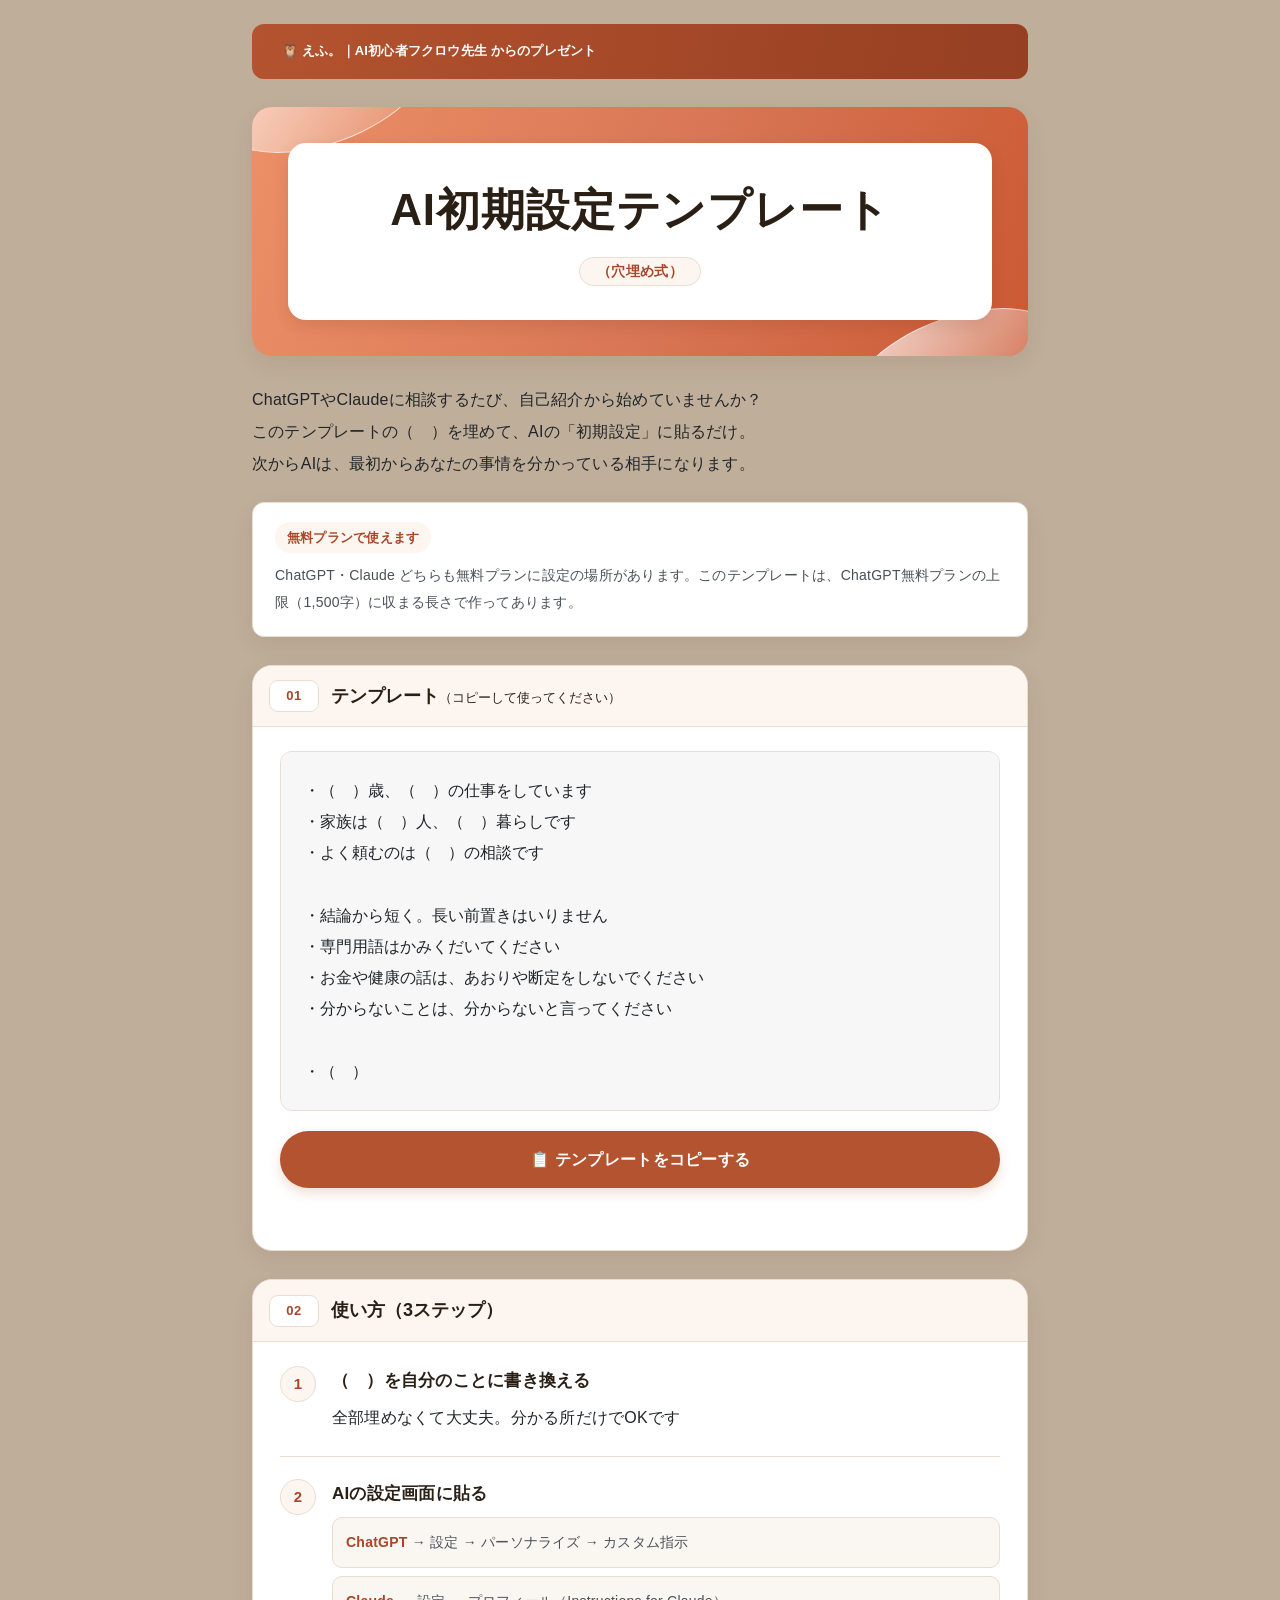
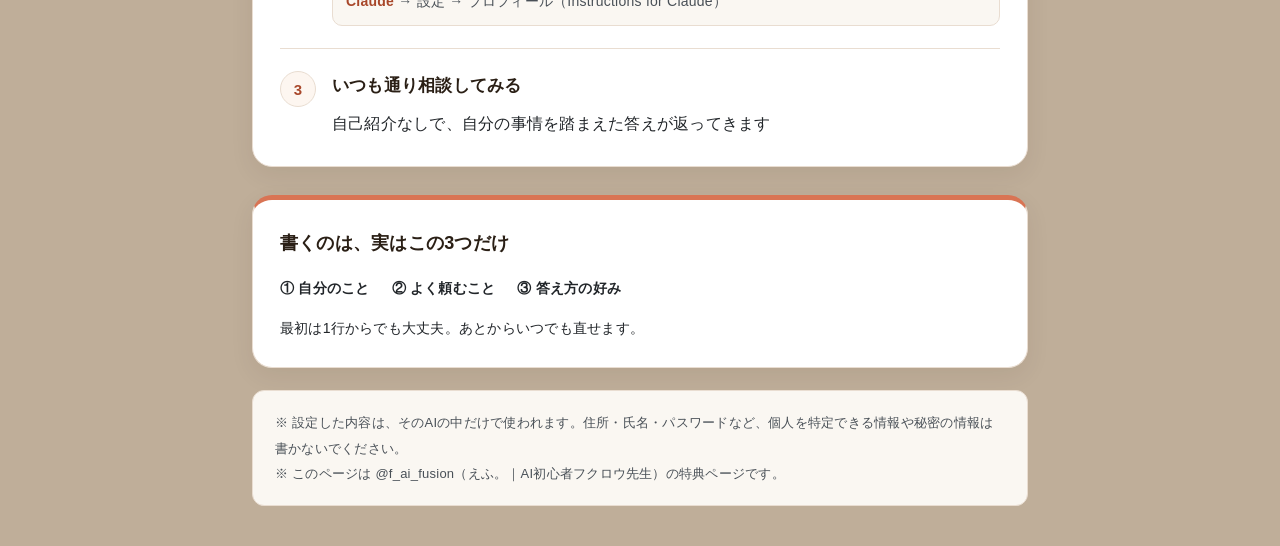
<file: index.html>
<!DOCTYPE html>
<html lang="ja">
<head>
<meta charset="UTF-8">
<meta name="viewport" content="width=device-width, initial-scale=1.0">
<title>AI初期設定テンプレート｜えふ。｜AI初心者フクロウ先生</title>
<style>
:root {
  --background:#BFAE99; --paper:#FFFFFF; --ink:#212529;
  --heading:#2A1F15; --sub:#495057; --accent:#D97454;
  --accent-text:#A8472A; --button:#B4532F; --button-hover:#963F22;
  --light:#FAF7F2; --panel:#F7F7F7; --highlight:#FDF6F0;
  --line:#E9DDD1; --radius:20px; --small-radius:12px;
  --warm-gradient:linear-gradient(110deg,#EC9067 0%,#D87655 54%,#CB5933 100%);
  --shadow:0 8px 24px rgb(42 31 21 / 7%);
}
* { box-sizing:border-box; }
html { scroll-behavior:smooth; -webkit-text-size-adjust:100%; }
body { margin:0; background:var(--background); color:var(--ink); font-family:"Hiragino Sans","Hiragino Kaku Gothic ProN","Yu Gothic",sans-serif; font-size:16px; line-height:1.95; letter-spacing:.015em; }
.wrap { max-width:840px; margin:0 auto; padding:0 32px 40px; }
.hero { margin:0 0 28px; }
.brand { margin:0 -32px 28px; padding:15px 30px; background:linear-gradient(100deg,#B4532F,#963F22); color:var(--paper); font-size:13px; font-weight:600; line-height:1.9; letter-spacing:.015em; }
.title-panel { position:relative; isolation:isolate; overflow:hidden; background:var(--warm-gradient); padding:28px; border-radius:var(--radius); box-shadow:var(--shadow); }
.title-panel:before,.title-panel:after { content:""; position:absolute; z-index:-1; pointer-events:none; border:1px solid rgb(255 255 255 / 60%); background:linear-gradient(145deg,rgb(255 255 255 / 75%),rgb(255 255 255 / 5%)); border-radius:50%; width:220px; height:110px; transform:rotate(-20deg); }
.title-panel:before { top:-75px; left:-40px; }
.title-panel:after { bottom:-73px; right:-40px; }
h1 { position:relative; background:var(--paper); color:var(--heading); margin:0; padding:30px 20px 26px; border-radius:18px; box-shadow:0 6px 15px rgb(92 42 19 / 13%); font-family:"Hiragino Maru Gothic ProN","Hiragino Sans",sans-serif; font-size:39px; font-weight:800; line-height:1.5; text-align:center; letter-spacing:.02em; }
.title-unit { display:inline-block; }
.title-note { display:table; margin:14px auto 0; padding:3px 17px; border:1px solid var(--line); border-radius:999px; color:var(--accent-text); background:var(--highlight); font-family:"Hiragino Sans",sans-serif; font-size:14px; font-weight:600; letter-spacing:.03em; }
.intro { margin:25px 0 0; font-size:16px; color:var(--ink); line-height:2; }
.free-note { background:var(--paper); border:1px solid var(--line); border-radius:var(--small-radius); padding:19px 22px; margin:22px 0 0; color:var(--sub); font-size:14px; line-height:1.95; box-shadow:var(--shadow); }
.free { display:table; margin-bottom:9px; padding:3px 12px; border-radius:999px; background:var(--highlight); color:var(--accent-text); font-size:13px; font-weight:700; }
.label-separator,.template-leading { display:none; }
.template-section,.steps-section { background:var(--paper); border:1px solid var(--line); border-radius:var(--radius); box-shadow:var(--shadow); padding:27px; }
h2 { display:flex; align-items:center; gap:12px; padding:14px 16px; margin:-27px -27px 24px; border-bottom:1px solid var(--line); border-radius:var(--radius) var(--radius) 0 0; background:var(--highlight); color:var(--heading); font-size:18px; font-weight:700; line-height:1.8; letter-spacing:0; }
h2:before { content:"01"; flex:0 0 auto; display:grid; place-items:center; min-width:36px; height:30px; padding:0 6px; border:1px solid var(--line); border-radius:9px; background:var(--paper); color:var(--accent-text); font-family:Arial,sans-serif; font-size:13px; font-weight:700; letter-spacing:.04em; }
.heading-note { display:inline-block; font-size:13px; font-weight:500; }
.template-shell { padding:0; border:1px solid var(--line); border-radius:var(--small-radius); overflow:hidden; }
.template { padding:23px; background:var(--panel); border-radius:var(--small-radius); white-space:pre-wrap; overflow-wrap:anywhere; font-size:16px; line-height:1.95; letter-spacing:0; outline-offset:-3px; }
.template:focus { outline:2px solid var(--accent-text); }
.copy-area { margin:20px 0 0; }
button { display:flex; align-items:center; justify-content:center; width:100%; min-height:56px; padding:15px 18px; border:1px solid transparent; border-radius:999px; background:var(--button); color:var(--paper); font-family:inherit; font-size:16px; font-weight:700; line-height:1.6; letter-spacing:.02em; box-shadow:0 5px 12px rgb(180 83 47 / 20%); cursor:pointer; touch-action:manipulation; transition:background .15s,box-shadow .15s; }
button:hover { background:var(--button-hover); box-shadow:0 6px 15px rgb(180 83 47 / 25%); }
button:focus-visible { outline:3px solid var(--heading); outline-offset:4px; }
button:disabled { cursor:wait; opacity:.8; }
.copy-feedback { min-height:27px; margin:8px 0 0; color:var(--accent-text); text-align:center; font-size:13px; line-height:1.8; letter-spacing:0; }
.copy-feedback:not(:empty) { display:flex; align-items:flex-start; justify-content:center; gap:7px; padding:10px 12px; border:1px solid var(--line); border-radius:var(--small-radius); background:var(--highlight); }
.copy-feedback:not(:empty):before { content:"✓"; flex:0 0 auto; font-weight:700; }
.copy-feedback[data-state="manual"] { color:var(--heading); background:var(--light); border-color:#BFAE99; }
.copy-feedback[data-state="manual"]:before { content:"↳"; }
.steps-section { margin-top:28px; }
.steps-section h2:before { content:"02"; }
.step { display:flex; gap:16px; margin:0; padding:22px 0; border-bottom:1px solid var(--line); }
.step:first-of-type { padding-top:0; }
.step:last-child { border:0; padding-bottom:0; }
.num { flex:0 0 36px; display:grid; place-items:center; height:36px; border-radius:50%; background:var(--highlight); color:var(--accent-text); border:1px solid var(--line); font-family:Arial,sans-serif; font-size:15px; font-weight:700; line-height:1; }
.step-content { min-width:0; flex:1; color:var(--ink); font-size:16px; line-height:1.95; }
.step b { display:block; color:var(--heading); font-size:17px; line-height:1.8; margin-bottom:6px; font-weight:700; }
.step b + br,.setting-path + br { display:none; }
.setting-path { display:block; padding:11px 13px; margin-top:8px; border:1px solid var(--line); border-radius:10px; background:var(--light); color:var(--sub); font-size:14px; line-height:1.9; overflow-wrap:anywhere; }
.app-name { color:var(--accent-text); font-weight:700; }
.card { margin:28px 0 22px; padding:25px 27px; border:1px solid var(--line); border-top:5px solid var(--accent); border-radius:var(--radius); background:var(--paper); box-shadow:var(--shadow); color:var(--ink); font-size:14px; line-height:2; }
.card b { display:inline-block; margin-bottom:13px; color:var(--heading); font-size:18px; font-weight:700; }
.summary-items { display:grid; grid-template-columns:minmax(0,1fr); gap:6px; margin:0 0 12px; }
.summary-items span { display:block; font-size:14px; font-weight:600; line-height:2; }
.summary-items .summary-separator { display:none; }
.small { margin:0; padding:19px 22px; border:1px solid var(--line); border-radius:var(--small-radius); background:var(--light); color:var(--sub); font-size:13px; line-height:1.95; overflow-wrap:anywhere; }
@media(min-width:860px) { .wrap { padding-top:24px; } .brand { border-radius:12px; margin:0 0 28px; } .title-panel { padding:36px; } h1 { font-size:44px; padding:34px 20px; } .intro { margin-top:28px; } .summary-items { display:flex; gap:0 22px; } }
@media(max-width:560px) {
  .wrap { padding:0 16px 28px; }
  .brand { margin:0 -16px 22px; padding:13px 18px; font-size:13px; line-height:1.9; letter-spacing:0; }
  .hero { margin-bottom:22px; }
  .title-panel { padding:20px 15px; border-radius:16px; }
  h1 { padding:24px 12px 22px; border-radius:13px; font-size:30px; line-height:1.5; letter-spacing:.01em; }
  .title-note { font-size:13px; margin-top:12px; padding:3px 13px; }
  .intro { margin-top:22px; font-size:16px; line-height:1.95; letter-spacing:0; }
  .free-note { padding:17px 18px; margin-top:19px; font-size:13px; line-height:1.95; letter-spacing:0; }
  .template-section,.steps-section { padding:19px; border-radius:16px; }
  h2 { margin:-19px -19px 19px; padding:14px 14px; gap:9px; font-size:16px; border-radius:16px 16px 0 0; line-height:1.8; }
  h2:before { min-width:31px; height:29px; font-size:13px; }
  .template { padding:15px 14px 18px; font-size:16px; line-height:1.9; }
  .copy-area { margin-top:17px; }
  button { min-height:56px; padding:15px 10px; font-size:15px; letter-spacing:0; }
  .steps-section { margin-top:22px; }
  .step { gap:11px; padding:20px 0; }
  .num { flex-basis:31px; height:31px; font-size:14px; }
  .step b { font-size:15px; }
  .setting-path { padding:10px 11px; font-size:14px; }
  .card { margin:22px 0 20px; padding:21px 20px; border-radius:16px; font-size:13px; }
  .card b { font-size:17px; margin-bottom:12px; }
  .small { padding:17px 18px; font-size:13px; line-height:2; }
}
@media(prefers-reduced-motion:reduce) { html { scroll-behavior:auto; } button { transition:none; } }
@media print { body { background:white; } .wrap { max-width:none; padding:0; } button,.copy-feedback { display:none; } .hero,.template-section,.step,.card { break-inside:avoid; } .template-section,.steps-section,.card { box-shadow:none; } }

</style>
</head>
<body>
<div class="wrap">
<header class="hero">
<p class="brand">🦉 えふ。｜AI初心者フクロウ先生 からのプレゼント</p>
<div class="title-panel"><h1><span class="title-unit">AI初期設定</span><span class="title-unit">テンプレート</span><span class="title-note">（穴埋め式）</span></h1></div>
<p class="intro">ChatGPTやClaudeに相談するたび、自己紹介から始めていませんか？<br>
このテンプレートの（　）を埋めて、AIの「初期設定」に貼るだけ。<br>
次からAIは、最初からあなたの事情を分かっている相手になります。</p>
<p class="free-note"><span class="free">無料プランで使えます</span><span class="label-separator" aria-hidden="true">　</span>ChatGPT・Claude どちらも無料プランに設定の場所があります。このテンプレートは、ChatGPT無料プランの上限（1,500字）に収まる長さで作ってあります。</p>

</header>
<section class="template-section">
<h2><span>テンプレート<span class="heading-note">（コピーして使ってください）</span></span></h2>
<div class="template-shell"><div class="template" id="tpl" tabindex="-1"><span class="template-leading" hidden aria-hidden="true">
</span>・（　）歳、（　）の仕事をしています
・家族は（　）人、（　）暮らしです
・よく頼むのは（　）の相談です

・結論から短く。長い前置きはいりません
・専門用語はかみくだいてください
・お金や健康の話は、あおりや断定をしないでください
・分からないことは、分からないと言ってください

・（　）</div></div>
<p class="copy-area"><button id="copy-button" type="button" onclick="copyTpl()">📋 テンプレートをコピーする</button></p>
<p class="copy-feedback" id="copy-status" role="status" aria-live="polite" aria-atomic="true"></p>
</section>

<section class="steps-section"><h2>使い方（3ステップ）</h2>
<div class="step"><div class="num">1</div><div class="step-content"><b>（　）を自分のことに書き換える</b><br>全部埋めなくて大丈夫。分かる所だけでOKです</div></div>
<div class="step"><div class="num">2</div><div class="step-content"><b>AIの設定画面に貼る</b><br><span class="setting-path"><span class="app-name">ChatGPT</span> → 設定 → パーソナライズ → カスタム指示</span><br><span class="setting-path"><span class="app-name">Claude</span> → 設定 → プロフィール（Instructions for Claude）</span></div></div>
<div class="step"><div class="num">3</div><div class="step-content"><b>いつも通り相談してみる</b><br>自己紹介なしで、自分の事情を踏まえた答えが返ってきます</div></div>

</section>
<div class="card">
<b>書くのは、実はこの3つだけ</b><br>
<span class="summary-items"><span class="summary-item">① 自分のこと</span><span class="summary-separator" aria-hidden="true">　</span><span class="summary-item">② よく頼むこと</span><span class="summary-separator" aria-hidden="true">　</span><span class="summary-item">③ 答え方の好み</span></span>
最初は1行からでも大丈夫。あとからいつでも直せます。
</div>

<p class="small">※ 設定した内容は、そのAIの中だけで使われます。住所・氏名・パスワードなど、個人を特定できる情報や秘密の情報は書かないでください。<br>
※ このページは @f_ai_fusion（えふ。｜AI初心者フクロウ先生）の特典ページです。</p>
</div>
<script>

function legacyCopy(text) {
  var input = document.createElement('textarea');
  input.value = text;
  input.setAttribute('readonly', '');
  input.setAttribute('aria-hidden', 'true');
  input.style.cssText = 'position:fixed;left:-9999px;top:0;opacity:0;font-size:16px;';
  document.body.appendChild(input);
  var active = document.activeElement;
  var x = window.scrollX, y = window.scrollY;
  var copied = false;
  try {
    input.focus();
    input.select();
    input.setSelectionRange(0, input.value.length);
    copied = document.execCommand('copy');
  } catch (error) {
    copied = false;
  } finally {
    input.remove();
    if (active && active.focus) active.focus({preventScroll:true});
    window.scrollTo(x, y);
  }
  return copied;
}

async function copyTpl() {
  var template = document.getElementById('tpl');
  var button = document.getElementById('copy-button');
  var status = document.getElementById('copy-status');
  var text = template.textContent.replace(/^\r?\n/, '');
  var copied = false;
  button.disabled = true;
  status.textContent = '';
  status.removeAttribute('data-state');
  try {
    if (navigator.clipboard && typeof navigator.clipboard.writeText === 'function') {
      try {
        await navigator.clipboard.writeText(text);
        copied = true;
      } catch (error) {
        copied = legacyCopy(text);
      }
    } else {
      copied = legacyCopy(text);
    }
  } finally {
    button.disabled = false;
  }
  if (copied) {
    status.dataset.state = 'success';
    status.textContent = 'コピーしました。そのまま設定画面に貼れます';
  } else {
    var range = document.createRange();
    range.selectNodeContents(template);
    var selection = window.getSelection();
    selection.removeAllRanges();
    selection.addRange(range);
    template.focus();
    status.dataset.state = 'manual';
    status.textContent = '長押ししてコピーしてください';
  }
}

</script>
</body>
</html>
</file>
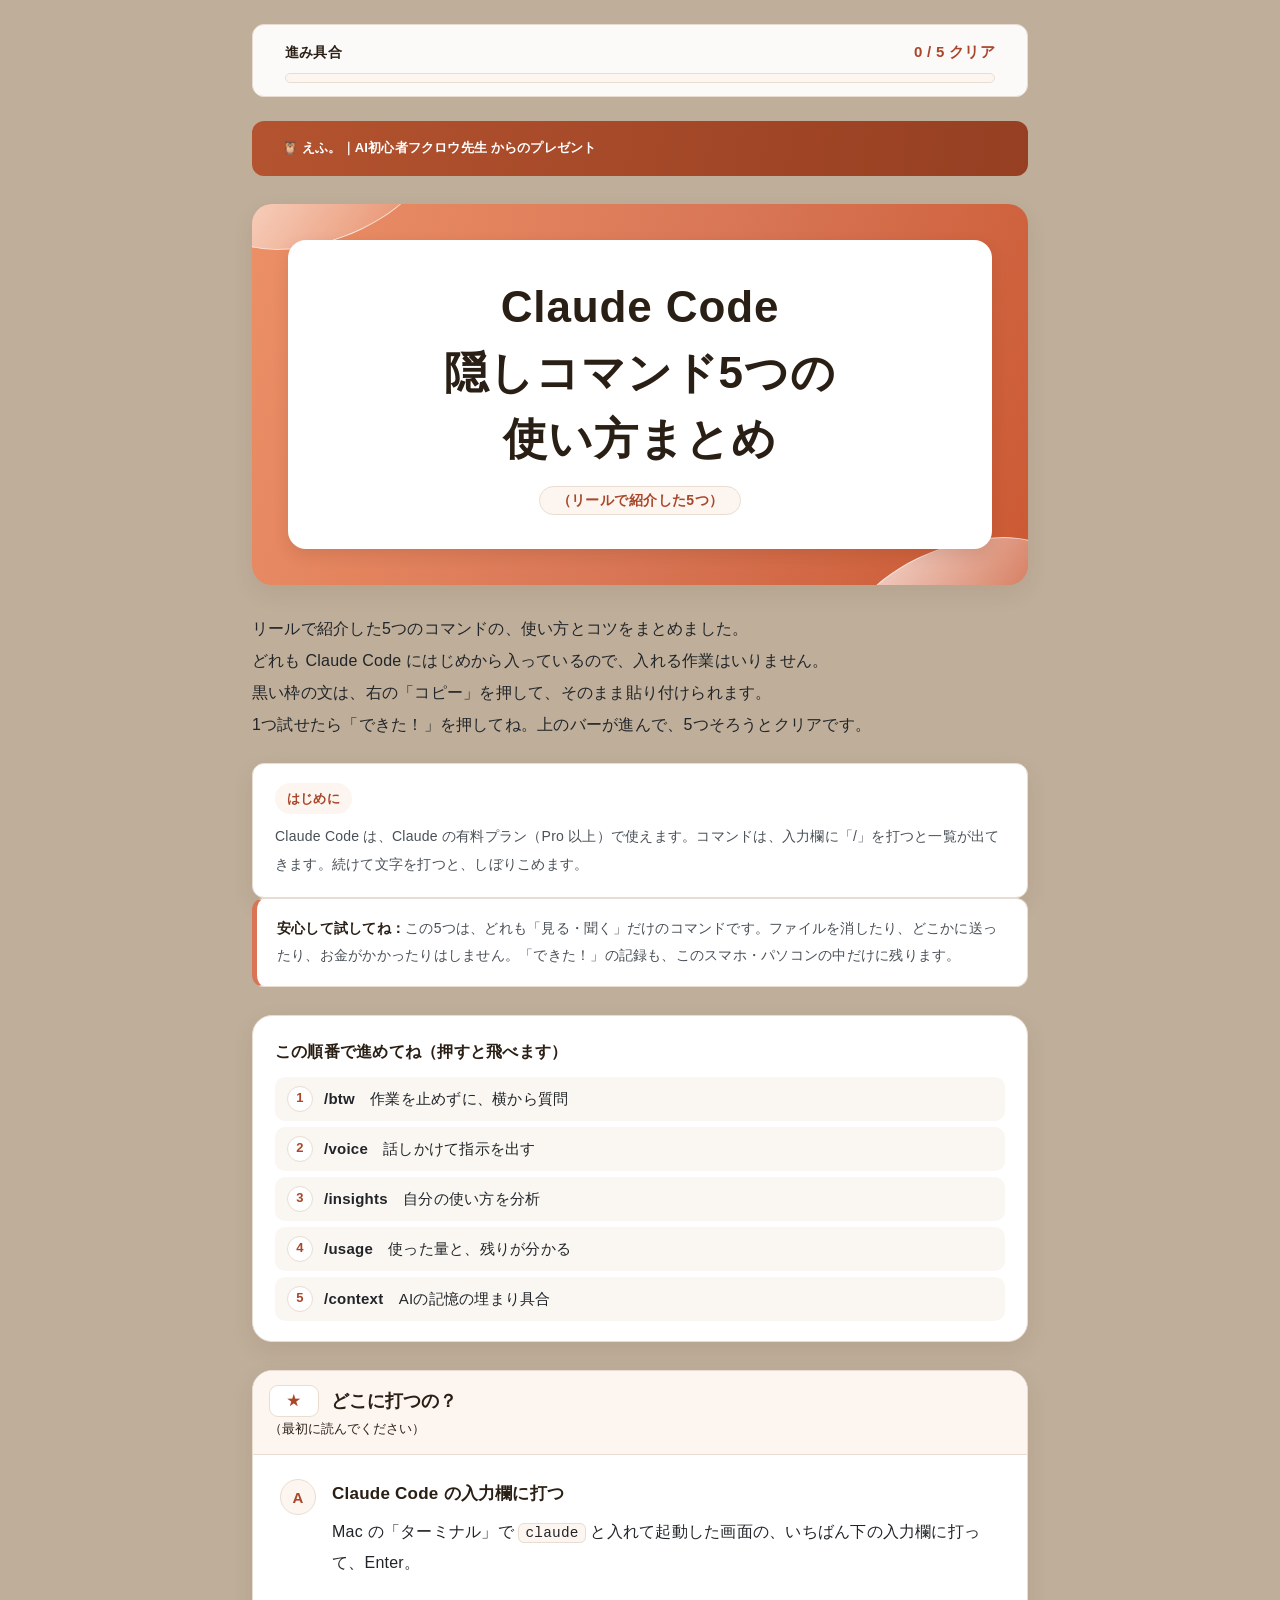
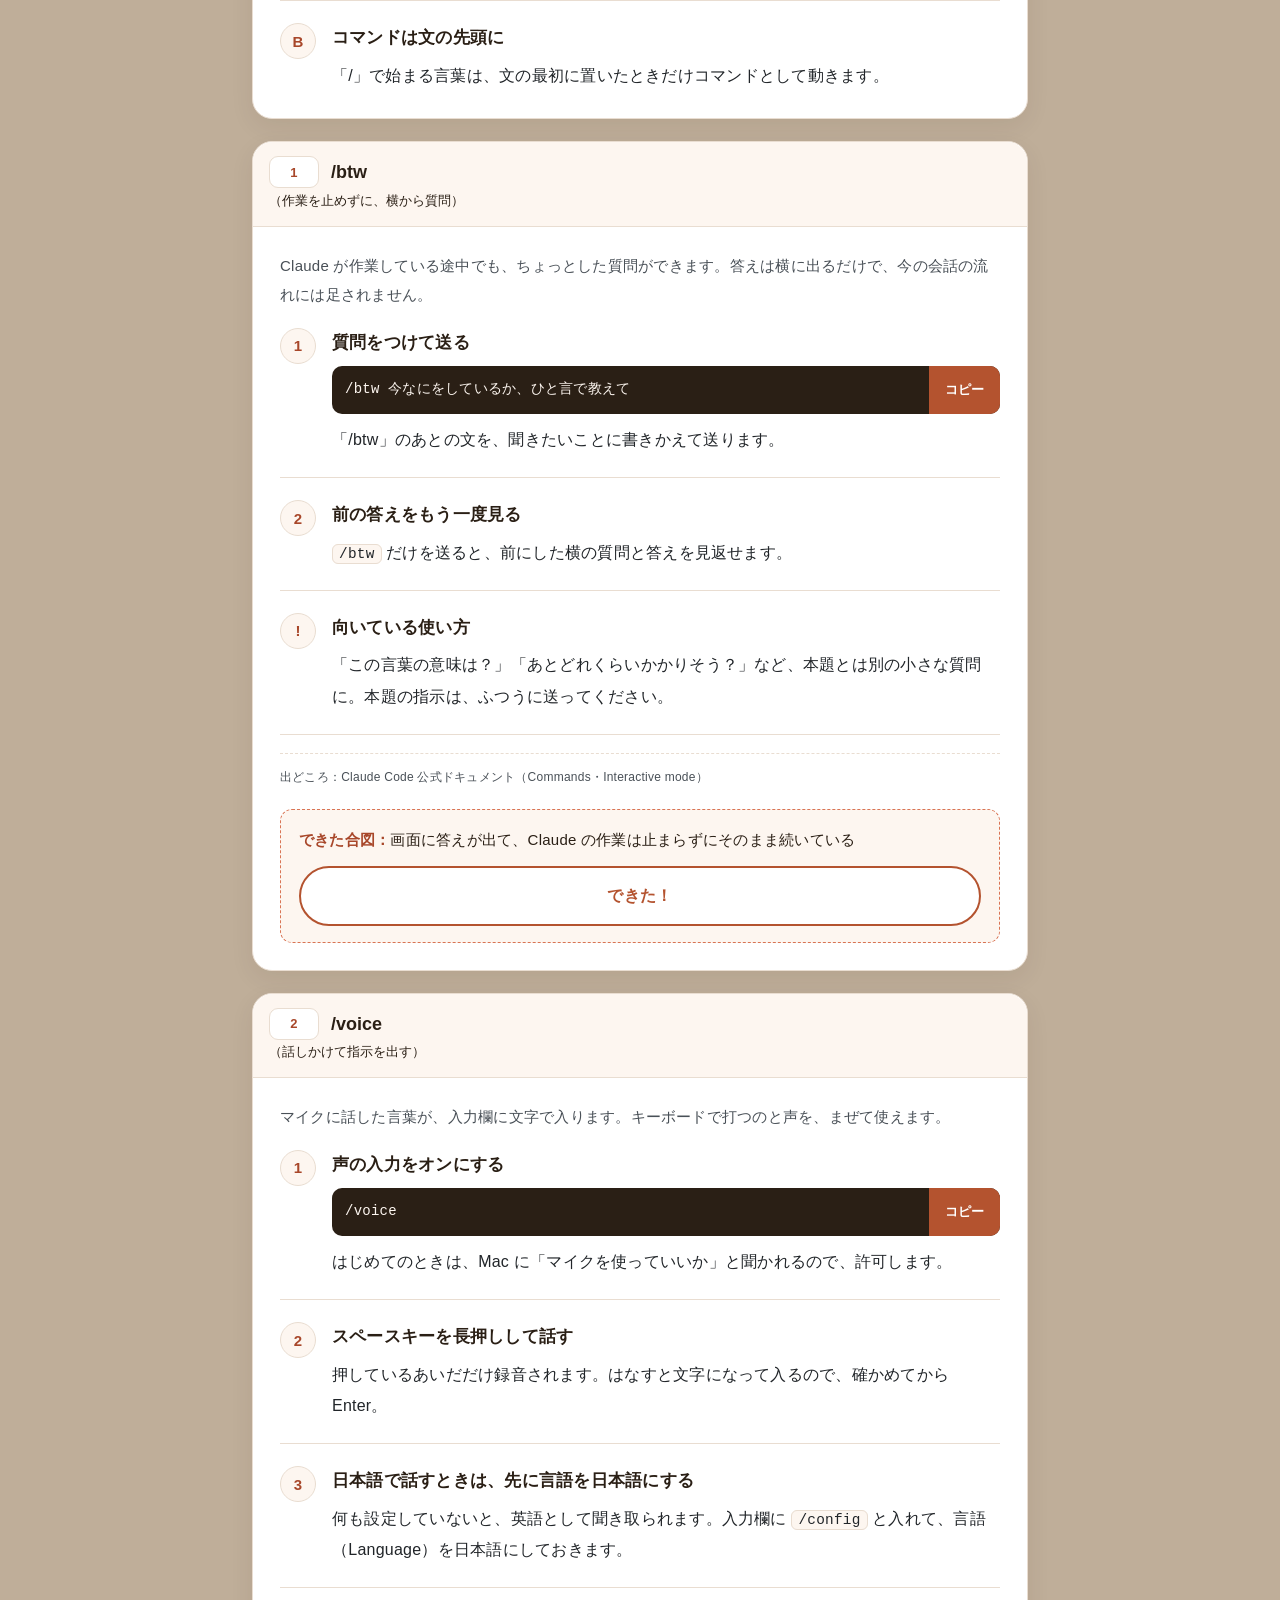
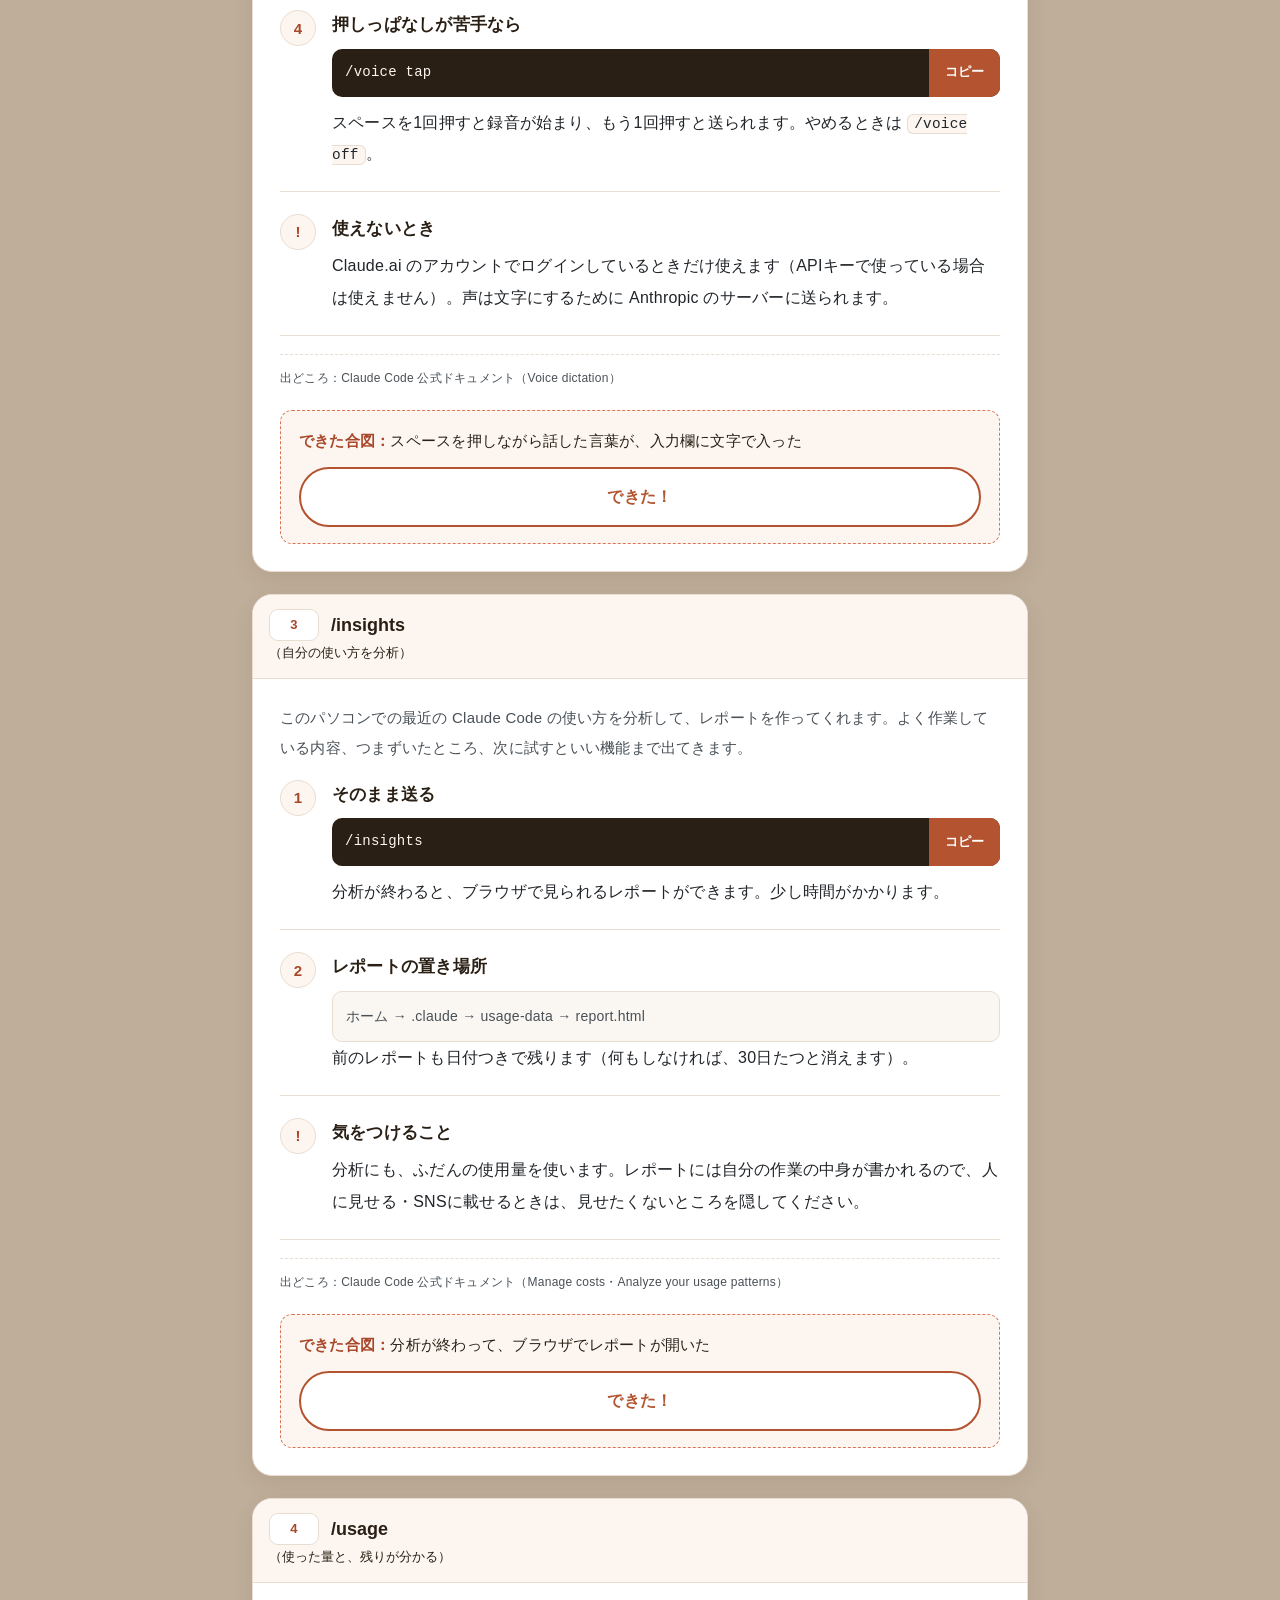
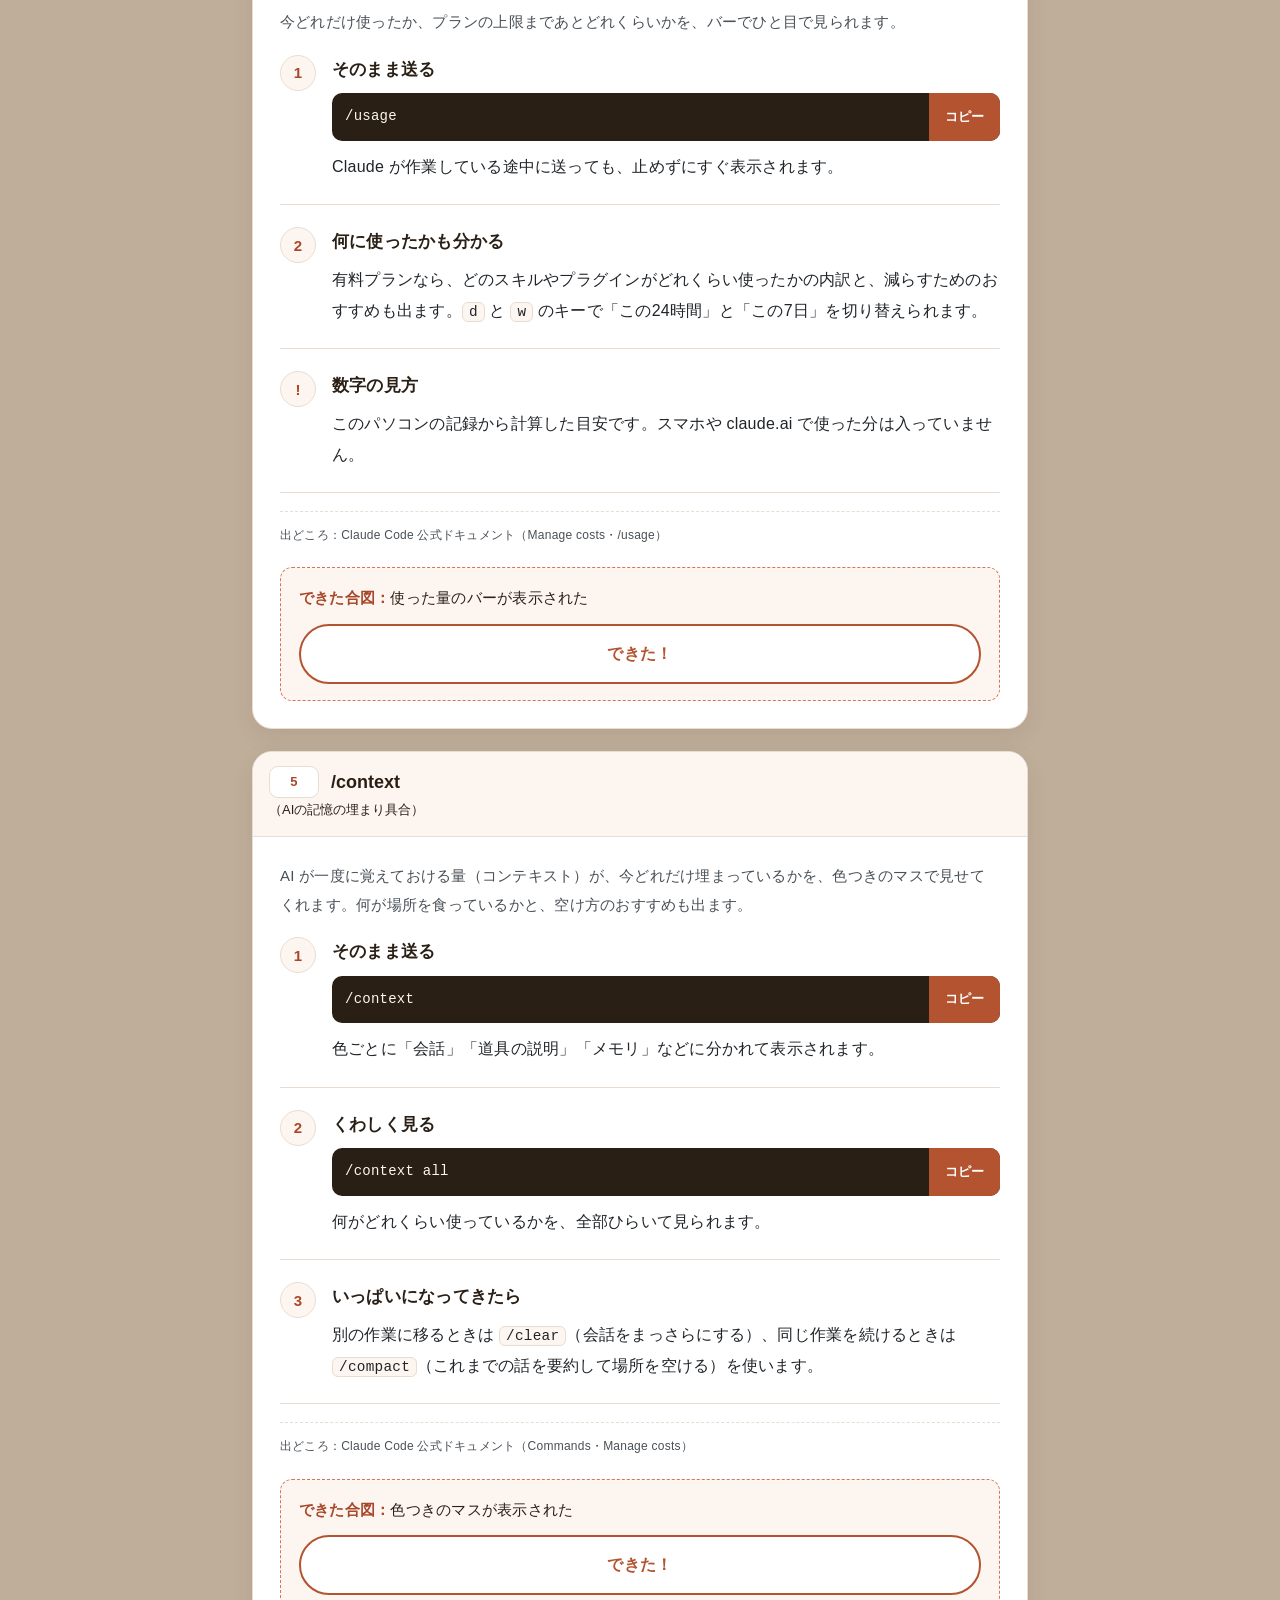
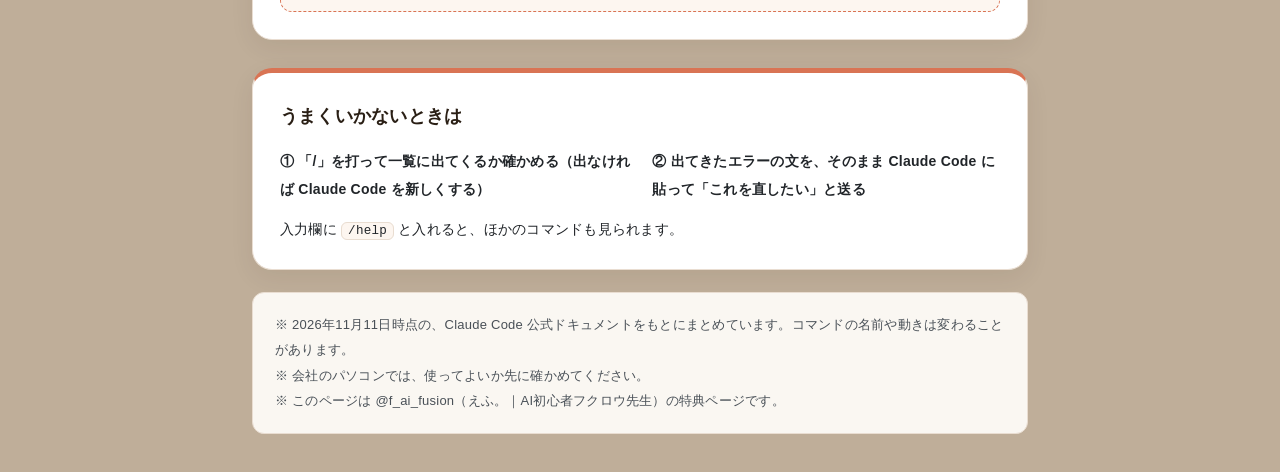
<file: command.html>
<!DOCTYPE html>
<html lang="ja">
<head>
<meta charset="UTF-8">
<meta name="viewport" content="width=device-width, initial-scale=1.0">
<title>Claude Code 隠しコマンド5つの使い方まとめ｜えふ。｜AI初心者フクロウ先生</title>
<style>
:root {
  --background:#BFAE99; --paper:#FFFFFF; --ink:#212529;
  --heading:#2A1F15; --sub:#495057; --accent:#D97454;
  --accent-text:#A8472A; --button:#B4532F; --button-hover:#963F22;
  --light:#FAF7F2; --panel:#F7F7F7; --highlight:#FDF6F0;
  --line:#E9DDD1; --radius:20px; --small-radius:12px;
  --warm-gradient:linear-gradient(110deg,#EC9067 0%,#D87655 54%,#CB5933 100%);
  --shadow:0 8px 24px rgb(42 31 21 / 7%);
}
* { box-sizing:border-box; }
html { scroll-behavior:smooth; -webkit-text-size-adjust:100%; }
body { margin:0; background:var(--background); color:var(--ink); font-family:"Hiragino Sans","Hiragino Kaku Gothic ProN","Yu Gothic",sans-serif; font-size:16px; line-height:1.95; letter-spacing:.015em; }
.wrap { max-width:840px; margin:0 auto; padding:0 32px 40px; }
.hero { margin:0 0 28px; }
.brand { margin:0 -32px 28px; padding:15px 30px; background:linear-gradient(100deg,#B4532F,#963F22); color:var(--paper); font-size:13px; font-weight:600; line-height:1.9; letter-spacing:.015em; }
.title-panel { position:relative; isolation:isolate; overflow:hidden; background:var(--warm-gradient); padding:28px; border-radius:var(--radius); box-shadow:var(--shadow); }
.title-panel:before,.title-panel:after { content:""; position:absolute; z-index:-1; pointer-events:none; border:1px solid rgb(255 255 255 / 60%); background:linear-gradient(145deg,rgb(255 255 255 / 75%),rgb(255 255 255 / 5%)); border-radius:50%; width:220px; height:110px; transform:rotate(-20deg); }
.title-panel:before { top:-75px; left:-40px; }
.title-panel:after { bottom:-73px; right:-40px; }
h1 { position:relative; background:var(--paper); color:var(--heading); margin:0; padding:30px 20px 26px; border-radius:18px; box-shadow:0 6px 15px rgb(92 42 19 / 13%); font-family:"Hiragino Maru Gothic ProN","Hiragino Sans",sans-serif; font-size:39px; font-weight:800; line-height:1.5; text-align:center; letter-spacing:.02em; }
.title-unit { display:inline-block; }
.title-note { display:table; margin:14px auto 0; padding:3px 17px; border:1px solid var(--line); border-radius:999px; color:var(--accent-text); background:var(--highlight); font-family:"Hiragino Sans",sans-serif; font-size:14px; font-weight:600; letter-spacing:.03em; }
.intro { margin:25px 0 0; font-size:16px; color:var(--ink); line-height:2; }
.free-note { background:var(--paper); border:1px solid var(--line); border-radius:var(--small-radius); padding:19px 22px; margin:22px 0 0; color:var(--sub); font-size:14px; line-height:1.95; box-shadow:var(--shadow); }
.free { display:table; margin-bottom:9px; padding:3px 12px; border-radius:999px; background:var(--highlight); color:var(--accent-text); font-size:13px; font-weight:700; }
.label-separator,.template-leading { display:none; }
.template-section,.steps-section { background:var(--paper); border:1px solid var(--line); border-radius:var(--radius); box-shadow:var(--shadow); padding:27px; }
h2 { display:flex; align-items:center; gap:12px; padding:14px 16px; margin:-27px -27px 24px; border-bottom:1px solid var(--line); border-radius:var(--radius) var(--radius) 0 0; background:var(--highlight); color:var(--heading); font-size:18px; font-weight:700; line-height:1.8; letter-spacing:0; }
h2:before { content:"01"; flex:0 0 auto; display:grid; place-items:center; min-width:36px; height:30px; padding:0 6px; border:1px solid var(--line); border-radius:9px; background:var(--paper); color:var(--accent-text); font-family:Arial,sans-serif; font-size:13px; font-weight:700; letter-spacing:.04em; }
.heading-note { display:inline-block; font-size:13px; font-weight:500; }
.template-shell { padding:0; border:1px solid var(--line); border-radius:var(--small-radius); overflow:hidden; }
.template { padding:23px; background:var(--panel); border-radius:var(--small-radius); white-space:pre-wrap; overflow-wrap:anywhere; font-size:16px; line-height:1.95; letter-spacing:0; outline-offset:-3px; }
.template:focus { outline:2px solid var(--accent-text); }
.copy-area { margin:20px 0 0; }
button { display:flex; align-items:center; justify-content:center; width:100%; min-height:56px; padding:15px 18px; border:1px solid transparent; border-radius:999px; background:var(--button); color:var(--paper); font-family:inherit; font-size:16px; font-weight:700; line-height:1.6; letter-spacing:.02em; box-shadow:0 5px 12px rgb(180 83 47 / 20%); cursor:pointer; touch-action:manipulation; transition:background .15s,box-shadow .15s; }
button:hover { background:var(--button-hover); box-shadow:0 6px 15px rgb(180 83 47 / 25%); }
button:focus-visible { outline:3px solid var(--heading); outline-offset:4px; }
button:disabled { cursor:wait; opacity:.8; }
.copy-feedback { min-height:27px; margin:8px 0 0; color:var(--accent-text); text-align:center; font-size:13px; line-height:1.8; letter-spacing:0; }
.copy-feedback:not(:empty) { display:flex; align-items:flex-start; justify-content:center; gap:7px; padding:10px 12px; border:1px solid var(--line); border-radius:var(--small-radius); background:var(--highlight); }
.copy-feedback:not(:empty):before { content:"✓"; flex:0 0 auto; font-weight:700; }
.copy-feedback[data-state="manual"] { color:var(--heading); background:var(--light); border-color:#BFAE99; }
.copy-feedback[data-state="manual"]:before { content:"↳"; }
.steps-section { margin-top:28px; }
.steps-section h2:before { content:"02"; }
.step { display:flex; gap:16px; margin:0; padding:22px 0; border-bottom:1px solid var(--line); }
.step:first-of-type { padding-top:0; }
.step:last-child { border:0; padding-bottom:0; }
.num { flex:0 0 36px; display:grid; place-items:center; height:36px; border-radius:50%; background:var(--highlight); color:var(--accent-text); border:1px solid var(--line); font-family:Arial,sans-serif; font-size:15px; font-weight:700; line-height:1; }
.step-content { min-width:0; flex:1; color:var(--ink); font-size:16px; line-height:1.95; }
.step b { display:block; color:var(--heading); font-size:17px; line-height:1.8; margin-bottom:6px; font-weight:700; }
.step b + br,.setting-path + br { display:none; }
.setting-path { display:block; padding:11px 13px; margin-top:8px; border:1px solid var(--line); border-radius:10px; background:var(--light); color:var(--sub); font-size:14px; line-height:1.9; overflow-wrap:anywhere; }
.app-name { color:var(--accent-text); font-weight:700; }
.card { margin:28px 0 22px; padding:25px 27px; border:1px solid var(--line); border-top:5px solid var(--accent); border-radius:var(--radius); background:var(--paper); box-shadow:var(--shadow); color:var(--ink); font-size:14px; line-height:2; }
.card b { display:inline-block; margin-bottom:13px; color:var(--heading); font-size:18px; font-weight:700; }
.summary-items { display:grid; grid-template-columns:minmax(0,1fr); gap:6px; margin:0 0 12px; }
.summary-items span { display:block; font-size:14px; font-weight:600; line-height:2; }
.summary-items .summary-separator { display:none; }
.small { margin:0; padding:19px 22px; border:1px solid var(--line); border-radius:var(--small-radius); background:var(--light); color:var(--sub); font-size:13px; line-height:1.95; overflow-wrap:anywhere; }
@media(min-width:860px) { .wrap { padding-top:24px; } .brand { border-radius:12px; margin:0 0 28px; } .title-panel { padding:36px; } h1 { font-size:44px; padding:34px 20px; } .intro { margin-top:28px; } .summary-items { display:flex; gap:0 22px; } }
@media(max-width:560px) {
  .wrap { padding:0 16px 28px; }
  .brand { margin:0 -16px 22px; padding:13px 18px; font-size:13px; line-height:1.9; letter-spacing:0; }
  .hero { margin-bottom:22px; }
  .title-panel { padding:20px 15px; border-radius:16px; }
  h1 { padding:24px 12px 22px; border-radius:13px; font-size:30px; line-height:1.5; letter-spacing:.01em; }
  .title-note { font-size:13px; margin-top:12px; padding:3px 13px; }
  .intro { margin-top:22px; font-size:16px; line-height:1.95; letter-spacing:0; }
  .free-note { padding:17px 18px; margin-top:19px; font-size:13px; line-height:1.95; letter-spacing:0; }
  .template-section,.steps-section { padding:19px; border-radius:16px; }
  h2 { margin:-19px -19px 19px; padding:14px 14px; gap:9px; font-size:16px; border-radius:16px 16px 0 0; line-height:1.8; }
  h2:before { min-width:31px; height:29px; font-size:13px; }
  .template { padding:15px 14px 18px; font-size:16px; line-height:1.9; }
  .copy-area { margin-top:17px; }
  button { min-height:56px; padding:15px 10px; font-size:15px; letter-spacing:0; }
  .steps-section { margin-top:22px; }
  .step { gap:11px; padding:20px 0; }
  .num { flex-basis:31px; height:31px; font-size:14px; }
  .step b { font-size:15px; }
  .setting-path { padding:10px 11px; font-size:14px; }
  .card { margin:22px 0 20px; padding:21px 20px; border-radius:16px; font-size:13px; }
  .card b { font-size:17px; margin-bottom:12px; }
  .small { padding:17px 18px; font-size:13px; line-height:2; }
}
@media(prefers-reduced-motion:reduce) { html { scroll-behavior:auto; } button { transition:none; } }
@media print { body { background:white; } .wrap { max-width:none; padding:0; } button,.copy-feedback { display:none; } .hero,.template-section,.step,.card { break-inside:avoid; } .template-section,.steps-section,.card { box-shadow:none; } }


/* 神機能7つ・隠しコマンド5つ用（2026-11-11 追加） */
.steps-section h2:before { content:attr(data-n); }
.how h2,.tool h2 { flex-wrap:wrap; row-gap:0; }
.how h2 .heading-note,.tool h2 .heading-note { flex-basis:100%; }
b.inline { display:inline; font-size:inherit; margin:0; }
.what { margin:0 0 18px; color:var(--sub); font-size:15px; line-height:1.95; }
.src { margin:18px 0 0; padding-top:12px; border-top:1px dashed var(--line); color:var(--sub); font-size:12px; overflow-wrap:anywhere; }
code { font-family:"SFMono-Regular",Menlo,Consolas,monospace; font-size:.9em; background:var(--highlight); border:1px solid var(--line); border-radius:6px; padding:1px 6px; }
.cmd { display:flex; align-items:stretch; margin:8px 0 10px; border-radius:10px; overflow:hidden; background:#2A1F15; }
.cmd code { flex:1; min-width:0; display:block; padding:12px 13px; background:none; border:0; border-radius:0; color:#FDF6F0; font-size:14px; line-height:1.7; overflow-wrap:anywhere; word-break:break-all; }
.cmd .mini { flex:0 0 auto; width:auto; min-height:0; margin:0; padding:0 15px; border-radius:0; box-shadow:none; background:var(--button); font-size:13px; letter-spacing:0; }
.cmd .mini:hover { background:var(--button-hover); box-shadow:none; }
.steps-section + .steps-section { margin-top:22px; }
.toast { position:fixed; left:50%; bottom:22px; transform:translate(-50%,20px); margin:0; padding:10px 18px; border-radius:999px; background:var(--heading); color:var(--paper); font-size:13px; opacity:0; pointer-events:none; transition:opacity .2s,transform .2s; white-space:nowrap; }
.toast.on { opacity:1; transform:translate(-50%,0); }
@media(max-width:560px) { .cmd code { font-size:13px; padding:11px; } .cmd .mini { padding:0 11px; } .what { font-size:14px; } }
@media(prefers-reduced-motion:reduce) { .toast { transition:none; } }
</style>
<link rel="stylesheet" href="kit.css">
</head>
<body>
<div class="wrap">
<header class="hero">
<p class="brand">🦉 えふ。｜AI初心者フクロウ先生 からのプレゼント</p>
<div class="title-panel"><h1><span class="title-unit">Claude Code</span><span class="title-unit">隠しコマンド5つの</span><span class="title-unit">使い方まとめ</span><span class="title-note">（リールで紹介した5つ）</span></h1></div>
<p class="intro">リールで紹介した5つのコマンドの、使い方とコツをまとめました。<br>
どれも Claude Code にはじめから入っているので、入れる作業はいりません。<br>
黒い枠の文は、右の「コピー」を押して、そのまま貼り付けられます。<br>
1つ試せたら「できた！」を押してね。上のバーが進んで、5つそろうとクリアです。</p>
<p class="free-note"><span class="free">はじめに</span><span class="label-separator" aria-hidden="true">　</span>Claude Code は、Claude の有料プラン（Pro 以上）で使えます。コマンドは、入力欄に「/」を打つと一覧が出てきます。続けて文字を打つと、しぼりこめます。</p>
<p class="kit-safe"><b>安心して試してね：</b>この5つは、どれも「見る・聞く」だけのコマンドです。ファイルを消したり、どこかに送ったり、お金がかかったりはしません。「できた！」の記録も、このスマホ・パソコンの中だけに残ります。</p>
</header>

<section class="steps-section how">
<h2 data-n="★">どこに打つの？<span class="heading-note">（最初に読んでください）</span></h2>
<div class="step"><div class="num">A</div><div class="step-content"><b>Claude Code の入力欄に打つ</b><br>Mac の「ターミナル」で <code>claude</code> と入れて起動した画面の、いちばん下の入力欄に打って、Enter。</div></div>
<div class="step"><div class="num">B</div><div class="step-content"><b>コマンドは文の先頭に</b><br>「/」で始まる言葉は、文の最初に置いたときだけコマンドとして動きます。</div></div>
</section>

<section class="steps-section tool">
<h2 data-n="1">/btw<span class="heading-note">（作業を止めずに、横から質問）</span></h2>
<p class="what">Claude が作業している途中でも、ちょっとした質問ができます。答えは横に出るだけで、今の会話の流れには足されません。</p>
<div class="step"><div class="num">1</div><div class="step-content"><b>質問をつけて送る</b><div class="cmd"><code>/btw 今なにをしているか、ひと言で教えて</code><button type="button" class="mini">コピー</button></div>「/btw」のあとの文を、聞きたいことに書きかえて送ります。</div></div>
<div class="step"><div class="num">2</div><div class="step-content"><b>前の答えをもう一度見る</b><code>/btw</code> だけを送ると、前にした横の質問と答えを見返せます。</div></div>
<div class="step"><div class="num">!</div><div class="step-content"><b>向いている使い方</b>「この言葉の意味は？」「あとどれくらいかかりそう？」など、本題とは別の小さな質問に。本題の指示は、ふつうに送ってください。</div></div>
<p class="src">出どころ：Claude Code 公式ドキュメント（Commands・Interactive mode）</p>
<div class="kit-done"><p class="kit-signal"><b>できた合図：</b>画面に答えが出て、Claude の作業は止まらずにそのまま続いている</p><button type="button" class="done-btn" aria-pressed="false">できた！</button></div>
</section>

<section class="steps-section tool">
<h2 data-n="2">/voice<span class="heading-note">（話しかけて指示を出す）</span></h2>
<p class="what">マイクに話した言葉が、入力欄に文字で入ります。キーボードで打つのと声を、まぜて使えます。</p>
<div class="step"><div class="num">1</div><div class="step-content"><b>声の入力をオンにする</b><div class="cmd"><code>/voice</code><button type="button" class="mini">コピー</button></div>はじめてのときは、Mac に「マイクを使っていいか」と聞かれるので、許可します。</div></div>
<div class="step"><div class="num">2</div><div class="step-content"><b>スペースキーを長押しして話す</b>押しているあいだだけ録音されます。はなすと文字になって入るので、確かめてから Enter。</div></div>
<div class="step"><div class="num">3</div><div class="step-content"><b>日本語で話すときは、先に言語を日本語にする</b>何も設定していないと、英語として聞き取られます。入力欄に <code>/config</code> と入れて、言語（Language）を日本語にしておきます。</div></div>
<div class="step"><div class="num">4</div><div class="step-content"><b>押しっぱなしが苦手なら</b><div class="cmd"><code>/voice tap</code><button type="button" class="mini">コピー</button></div>スペースを1回押すと録音が始まり、もう1回押すと送られます。やめるときは <code>/voice off</code>。</div></div>
<div class="step"><div class="num">!</div><div class="step-content"><b>使えないとき</b>Claude.ai のアカウントでログインしているときだけ使えます（APIキーで使っている場合は使えません）。声は文字にするために Anthropic のサーバーに送られます。</div></div>
<p class="src">出どころ：Claude Code 公式ドキュメント（Voice dictation）</p>
<div class="kit-done"><p class="kit-signal"><b>できた合図：</b>スペースを押しながら話した言葉が、入力欄に文字で入った</p><button type="button" class="done-btn" aria-pressed="false">できた！</button></div>
</section>

<section class="steps-section tool">
<h2 data-n="3">/insights<span class="heading-note">（自分の使い方を分析）</span></h2>
<p class="what">このパソコンでの最近の Claude Code の使い方を分析して、レポートを作ってくれます。よく作業している内容、つまずいたところ、次に試すといい機能まで出てきます。</p>
<div class="step"><div class="num">1</div><div class="step-content"><b>そのまま送る</b><div class="cmd"><code>/insights</code><button type="button" class="mini">コピー</button></div>分析が終わると、ブラウザで見られるレポートができます。少し時間がかかります。</div></div>
<div class="step"><div class="num">2</div><div class="step-content"><b>レポートの置き場所</b><span class="setting-path">ホーム → .claude → usage-data → report.html</span>前のレポートも日付つきで残ります（何もしなければ、30日たつと消えます）。</div></div>
<div class="step"><div class="num">!</div><div class="step-content"><b>気をつけること</b>分析にも、ふだんの使用量を使います。レポートには自分の作業の中身が書かれるので、人に見せる・SNSに載せるときは、見せたくないところを隠してください。</div></div>
<p class="src">出どころ：Claude Code 公式ドキュメント（Manage costs・Analyze your usage patterns）</p>
<div class="kit-done"><p class="kit-signal"><b>できた合図：</b>分析が終わって、ブラウザでレポートが開いた</p><button type="button" class="done-btn" aria-pressed="false">できた！</button></div>
</section>

<section class="steps-section tool">
<h2 data-n="4">/usage<span class="heading-note">（使った量と、残りが分かる）</span></h2>
<p class="what">今どれだけ使ったか、プランの上限まであとどれくらいかを、バーでひと目で見られます。</p>
<div class="step"><div class="num">1</div><div class="step-content"><b>そのまま送る</b><div class="cmd"><code>/usage</code><button type="button" class="mini">コピー</button></div>Claude が作業している途中に送っても、止めずにすぐ表示されます。</div></div>
<div class="step"><div class="num">2</div><div class="step-content"><b>何に使ったかも分かる</b>有料プランなら、どのスキルやプラグインがどれくらい使ったかの内訳と、減らすためのおすすめも出ます。<code>d</code> と <code>w</code> のキーで「この24時間」と「この7日」を切り替えられます。</div></div>
<div class="step"><div class="num">!</div><div class="step-content"><b>数字の見方</b>このパソコンの記録から計算した目安です。スマホや claude.ai で使った分は入っていません。</div></div>
<p class="src">出どころ：Claude Code 公式ドキュメント（Manage costs・/usage）</p>
<div class="kit-done"><p class="kit-signal"><b>できた合図：</b>使った量のバーが表示された</p><button type="button" class="done-btn" aria-pressed="false">できた！</button></div>
</section>

<section class="steps-section tool">
<h2 data-n="5">/context<span class="heading-note">（AIの記憶の埋まり具合）</span></h2>
<p class="what">AI が一度に覚えておける量（コンテキスト）が、今どれだけ埋まっているかを、色つきのマスで見せてくれます。何が場所を食っているかと、空け方のおすすめも出ます。</p>
<div class="step"><div class="num">1</div><div class="step-content"><b>そのまま送る</b><div class="cmd"><code>/context</code><button type="button" class="mini">コピー</button></div>色ごとに「会話」「道具の説明」「メモリ」などに分かれて表示されます。</div></div>
<div class="step"><div class="num">2</div><div class="step-content"><b>くわしく見る</b><div class="cmd"><code>/context all</code><button type="button" class="mini">コピー</button></div>何がどれくらい使っているかを、全部ひらいて見られます。</div></div>
<div class="step"><div class="num">3</div><div class="step-content"><b>いっぱいになってきたら</b>別の作業に移るときは <code>/clear</code>（会話をまっさらにする）、同じ作業を続けるときは <code>/compact</code>（これまでの話を要約して場所を空ける）を使います。</div></div>
<p class="src">出どころ：Claude Code 公式ドキュメント（Commands・Manage costs）</p>
<div class="kit-done"><p class="kit-signal"><b>できた合図：</b>色つきのマスが表示された</p><button type="button" class="done-btn" aria-pressed="false">できた！</button></div>
</section>

<div class="card">
<b>うまくいかないときは</b><br>
<span class="summary-items"><span class="summary-item">① 「/」を打って一覧に出てくるか確かめる（出なければ Claude Code を新しくする）</span><span class="summary-separator" aria-hidden="true">　</span><span class="summary-item">② 出てきたエラーの文を、そのまま Claude Code に貼って「これを直したい」と送る</span></span>
入力欄に <code>/help</code> と入れると、ほかのコマンドも見られます。
</div>

<p class="small">※ 2026年11月11日時点の、Claude Code 公式ドキュメントをもとにまとめています。コマンドの名前や動きは変わることがあります。<br>
※ 会社のパソコンでは、使ってよいか先に確かめてください。<br>
※ このページは @f_ai_fusion（えふ。｜AI初心者フクロウ先生）の特典ページです。</p>
</div>
<p class="toast" id="toast" role="status" aria-live="polite"></p>
<script>
function legacyCopy(text) {
  var input = document.createElement('textarea');
  input.value = text;
  input.setAttribute('readonly', '');
  input.style.cssText = 'position:fixed;left:-9999px;top:0;opacity:0;font-size:16px;';
  document.body.appendChild(input);
  var x = window.scrollX, y = window.scrollY, ok = false;
  try { input.select(); input.setSelectionRange(0, input.value.length); ok = document.execCommand('copy'); } catch (e) { ok = false; }
  input.remove(); window.scrollTo(x, y);
  return ok;
}
var toastTimer;
function showToast(msg) {
  var t = document.getElementById('toast');
  t.textContent = msg; t.classList.add('on');
  clearTimeout(toastTimer); toastTimer = setTimeout(function () { t.classList.remove('on'); }, 2200);
}
document.querySelectorAll('.cmd .mini').forEach(function (btn) {
  btn.addEventListener('click', async function () {
    var code = btn.parentNode.querySelector('code');
    var text = code.textContent.trim(), ok = false;
    try {
      if (navigator.clipboard && navigator.clipboard.writeText) { await navigator.clipboard.writeText(text); ok = true; }
      else { ok = legacyCopy(text); }
    } catch (e) { ok = legacyCopy(text); }
    if (ok) {
      btn.textContent = '✓ コピー済み'; setTimeout(function () { btn.textContent = 'コピー'; }, 1800);
      showToast('コピーしました。そのまま貼り付けてください');
    } else {
      var r = document.createRange(); r.selectNodeContents(code);
      var s = window.getSelection(); s.removeAllRanges(); s.addRange(r);
      showToast('長押ししてコピーしてください');
    }
  });
});
</script>
<script src="kit.js"></script>
</body>
</html>
</file>
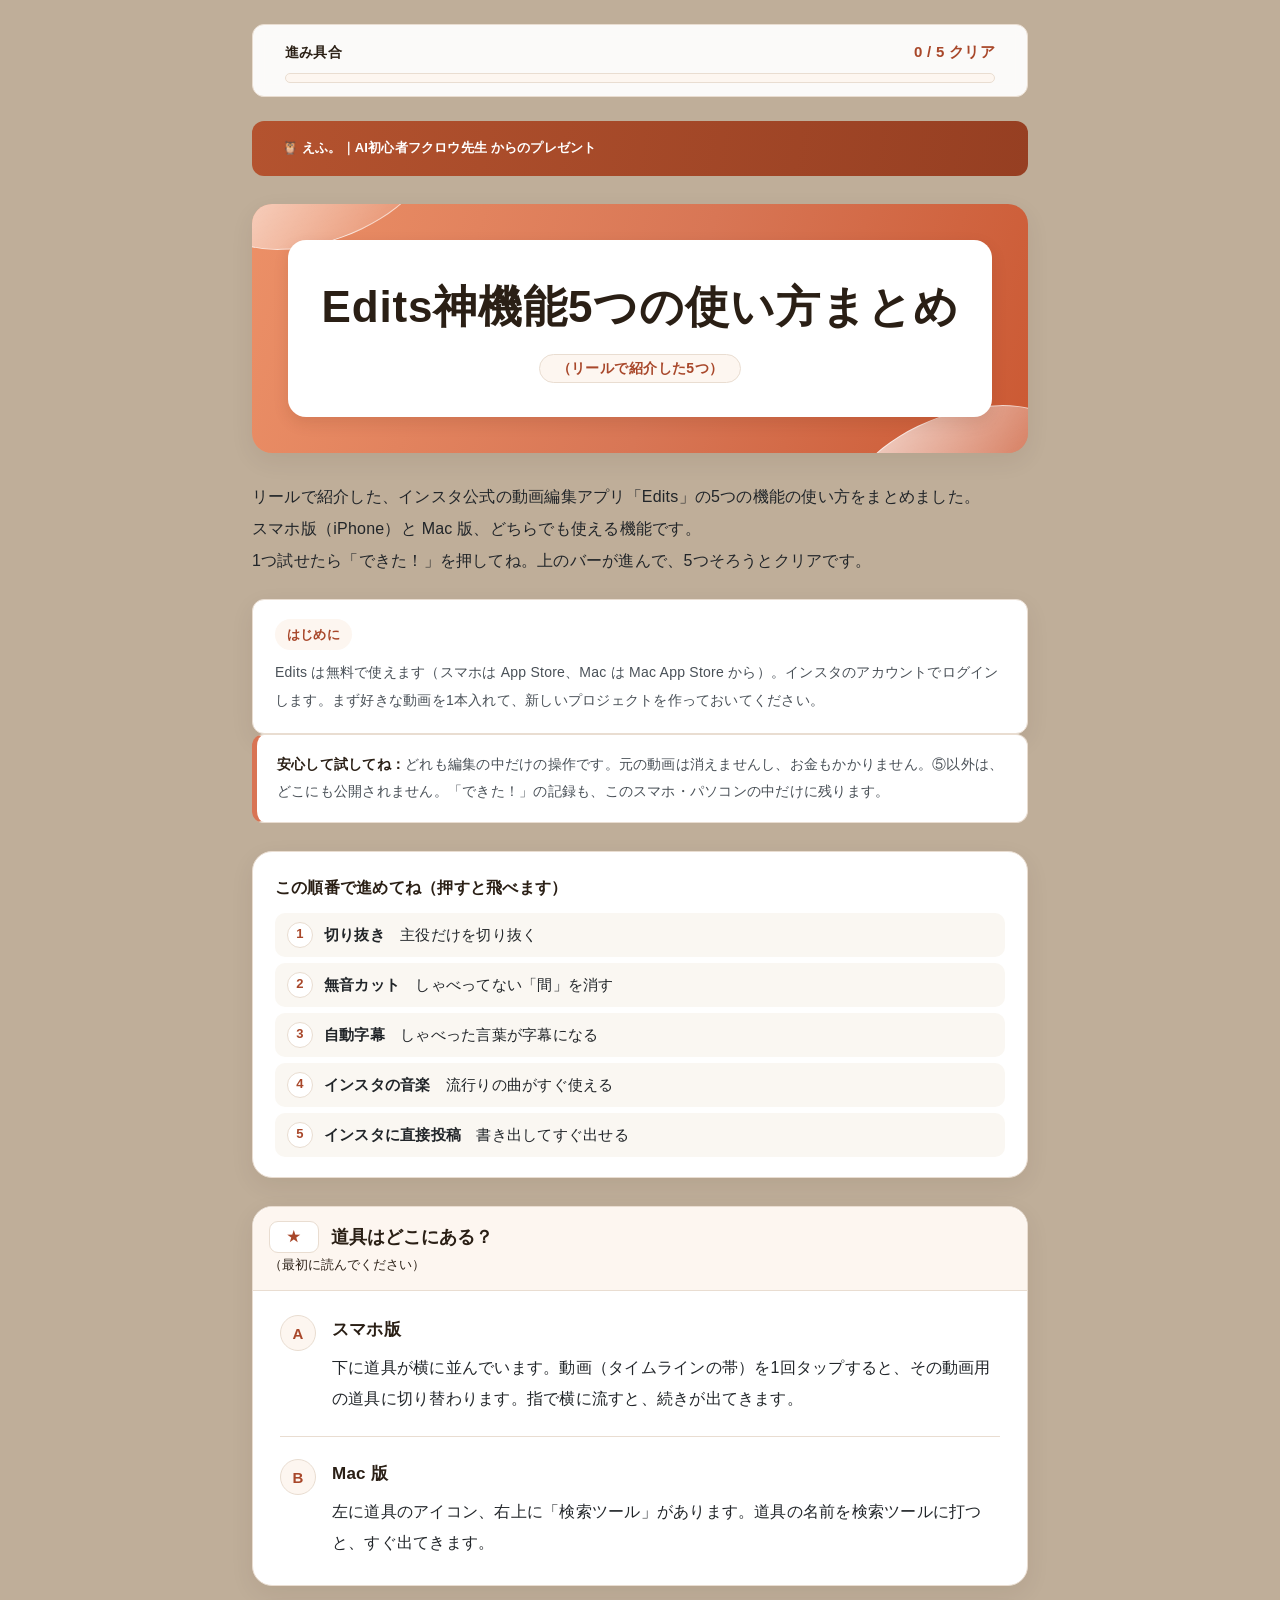
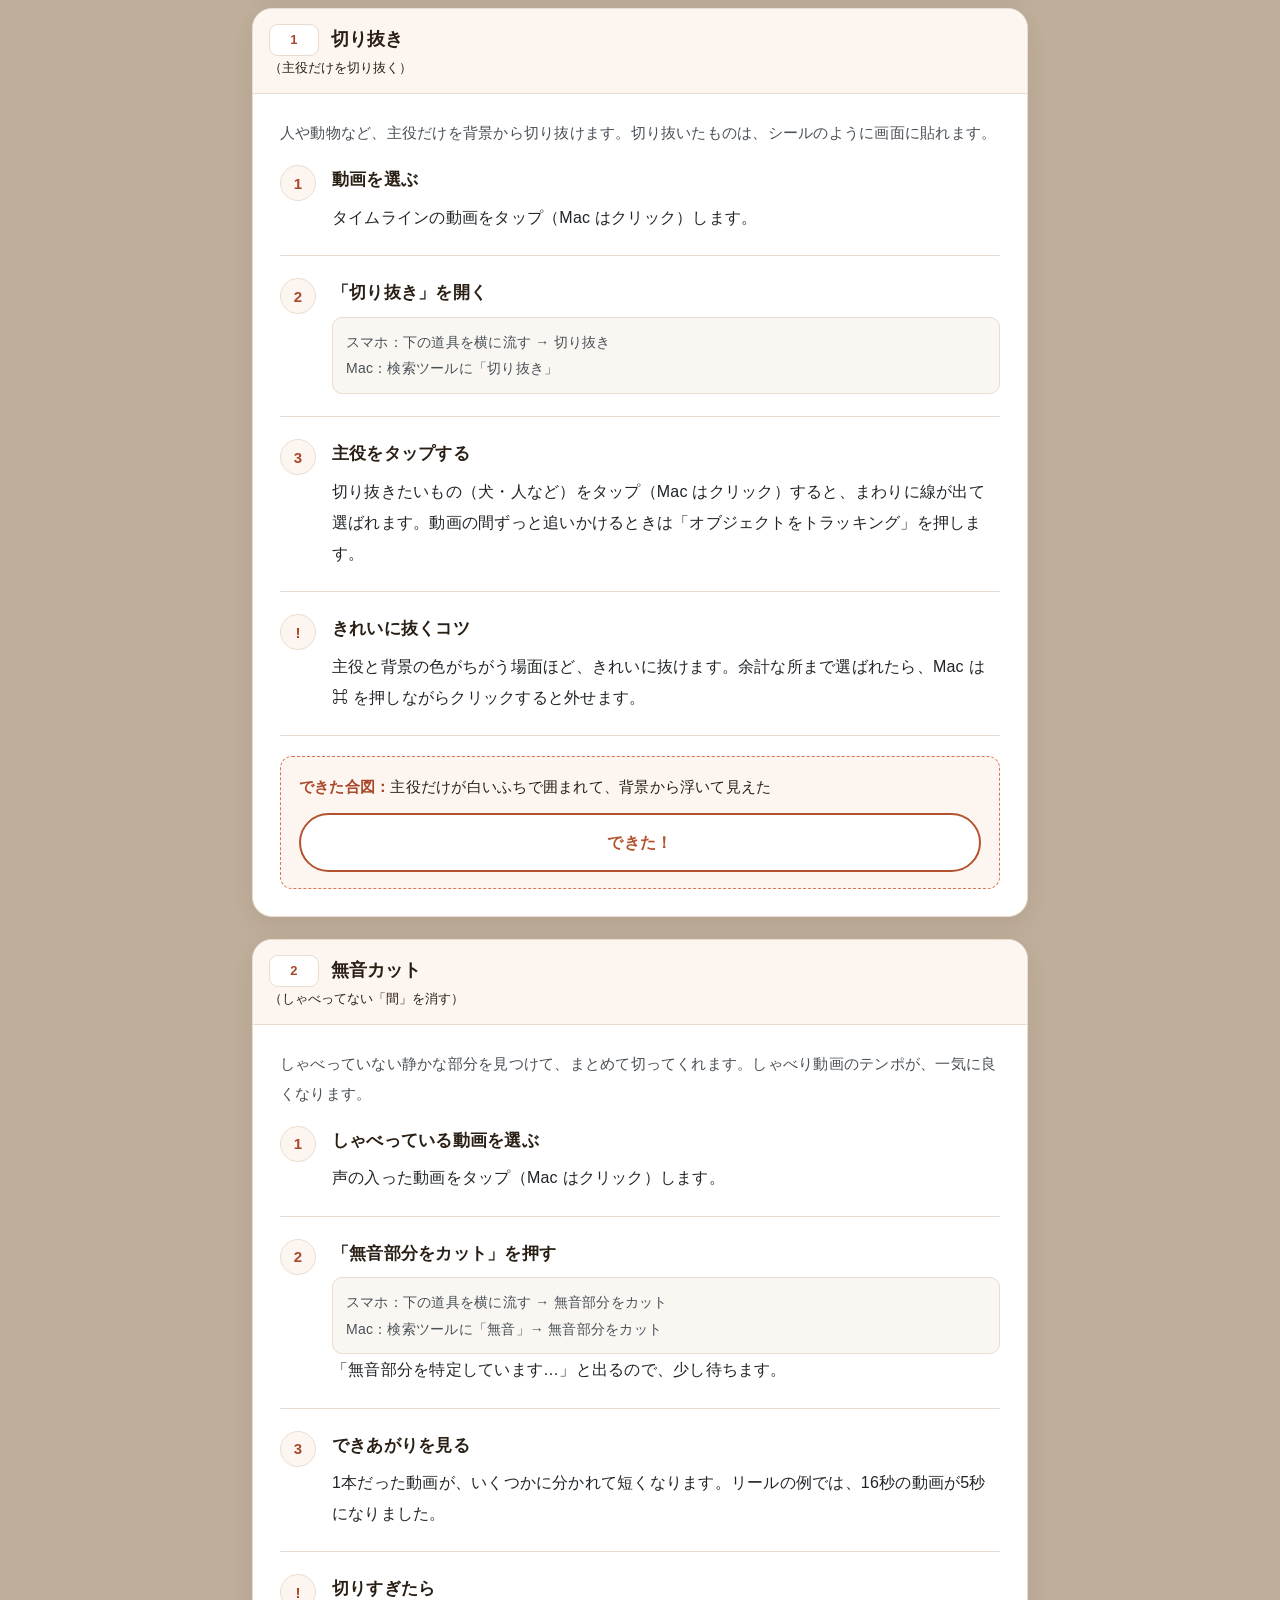
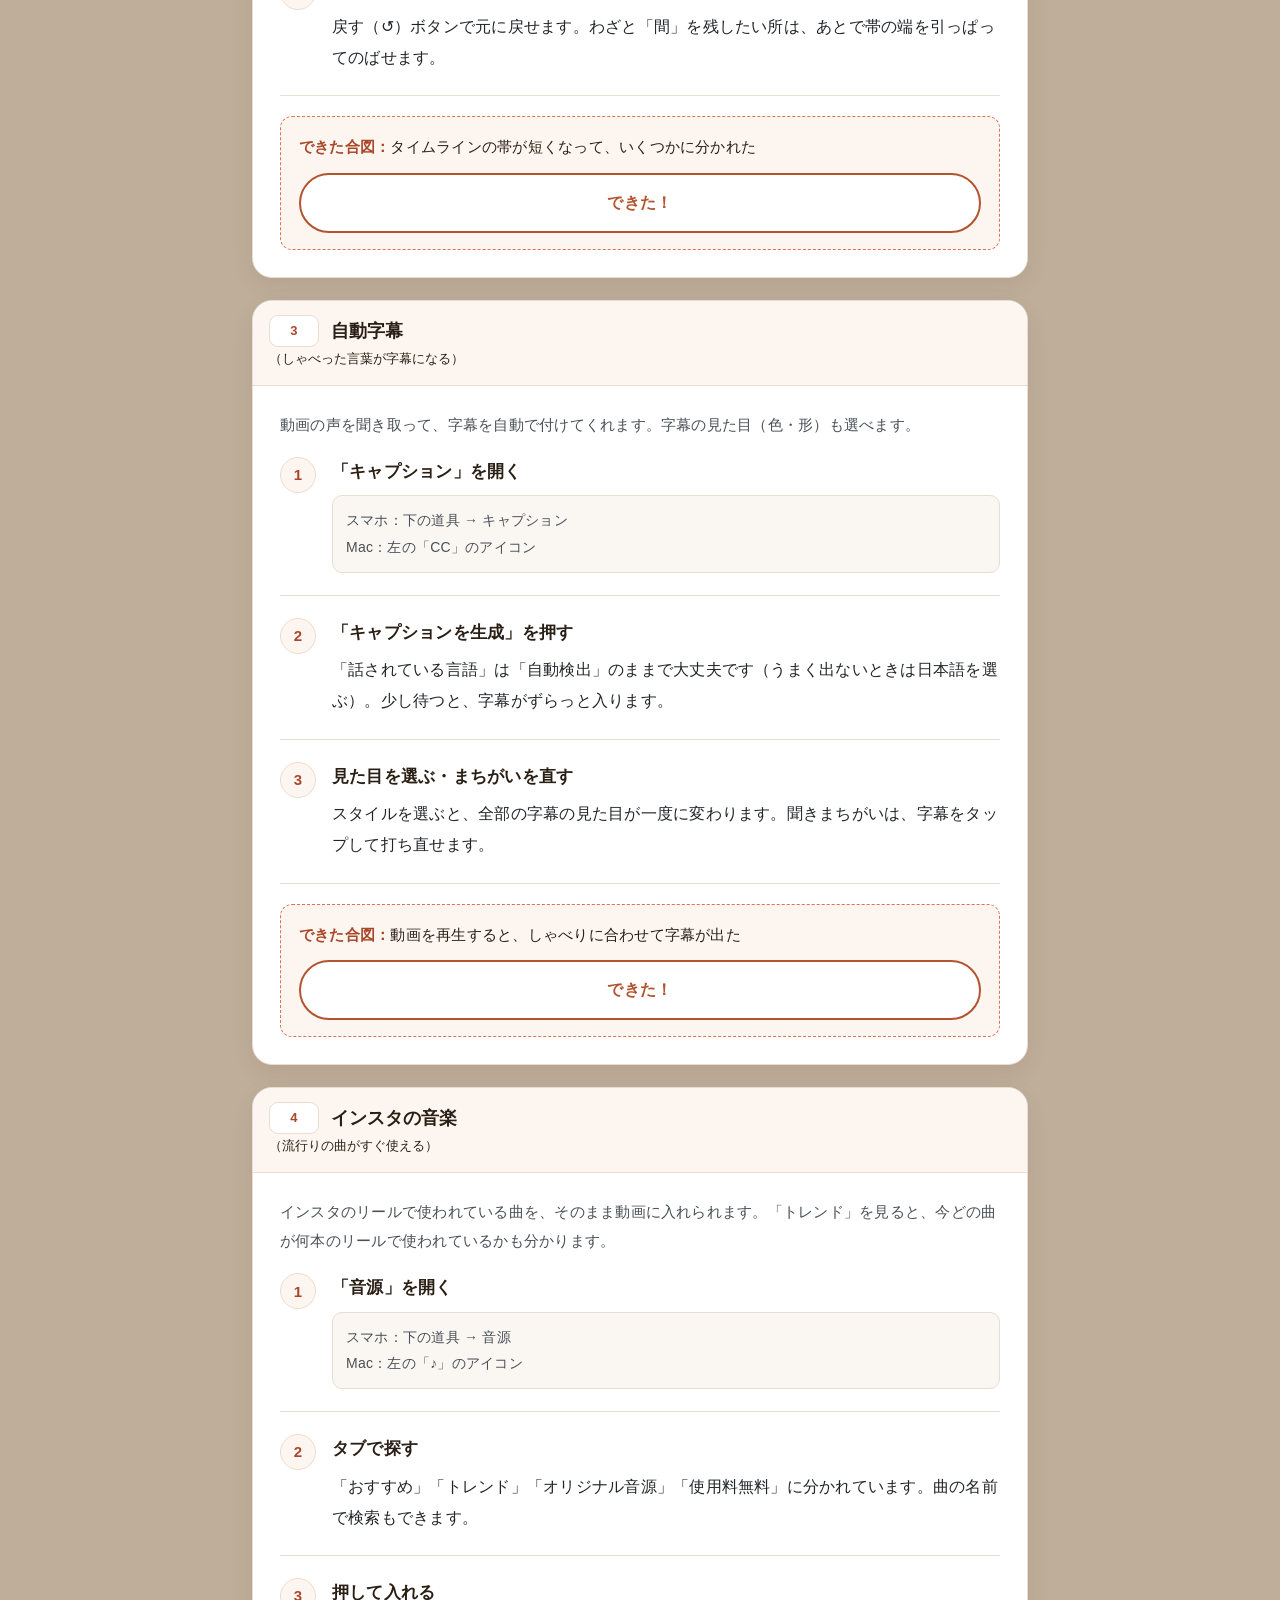
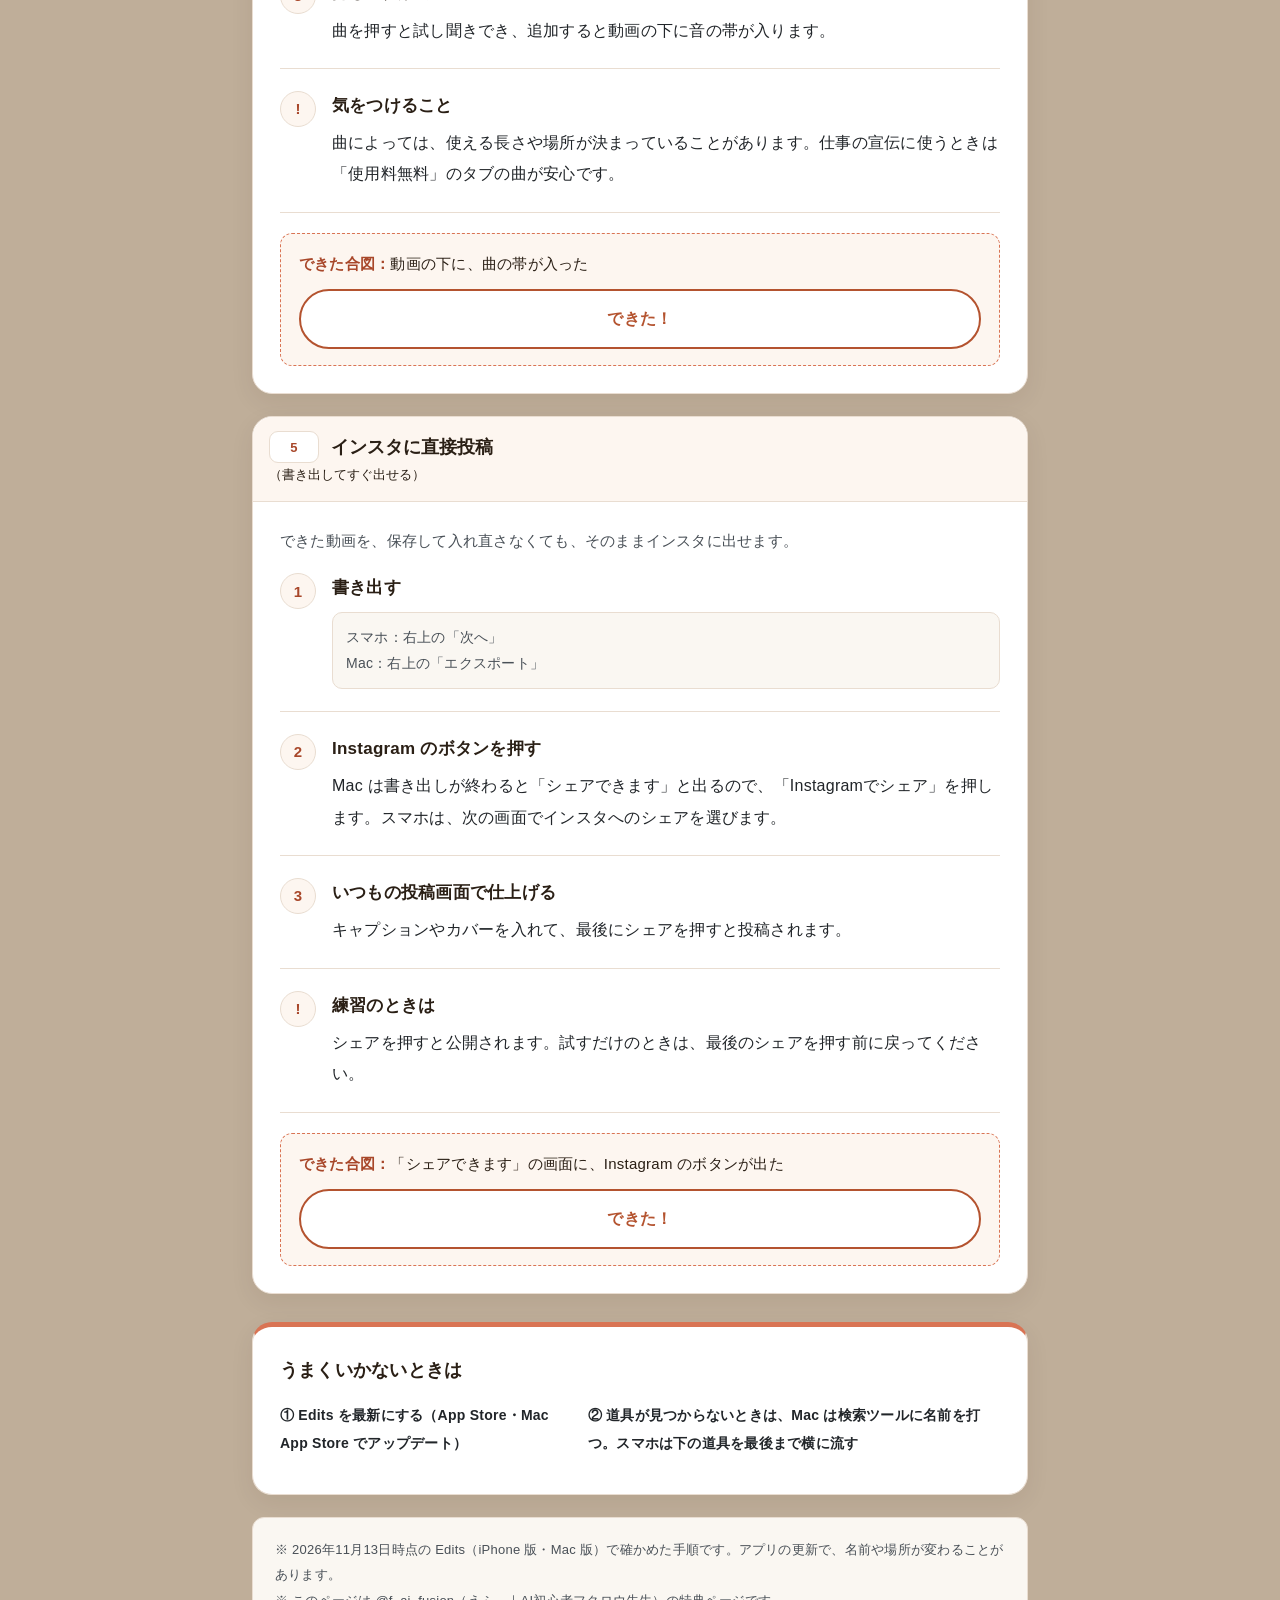
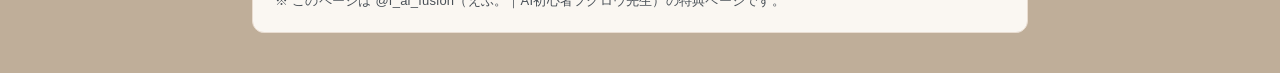
<file: henshu.html>
<!DOCTYPE html>
<html lang="ja">
<head>
<meta charset="UTF-8">
<meta name="viewport" content="width=device-width, initial-scale=1.0">
<title>Edits 神機能5つの使い方まとめ｜えふ。｜AI初心者フクロウ先生</title>
<style>
:root {
  --background:#BFAE99; --paper:#FFFFFF; --ink:#212529;
  --heading:#2A1F15; --sub:#495057; --accent:#D97454;
  --accent-text:#A8472A; --button:#B4532F; --button-hover:#963F22;
  --light:#FAF7F2; --panel:#F7F7F7; --highlight:#FDF6F0;
  --line:#E9DDD1; --radius:20px; --small-radius:12px;
  --warm-gradient:linear-gradient(110deg,#EC9067 0%,#D87655 54%,#CB5933 100%);
  --shadow:0 8px 24px rgb(42 31 21 / 7%);
}
* { box-sizing:border-box; }
html { scroll-behavior:smooth; -webkit-text-size-adjust:100%; }
body { margin:0; background:var(--background); color:var(--ink); font-family:"Hiragino Sans","Hiragino Kaku Gothic ProN","Yu Gothic",sans-serif; font-size:16px; line-height:1.95; letter-spacing:.015em; }
.wrap { max-width:840px; margin:0 auto; padding:0 32px 40px; }
.hero { margin:0 0 28px; }
.brand { margin:0 -32px 28px; padding:15px 30px; background:linear-gradient(100deg,#B4532F,#963F22); color:var(--paper); font-size:13px; font-weight:600; line-height:1.9; letter-spacing:.015em; }
.title-panel { position:relative; isolation:isolate; overflow:hidden; background:var(--warm-gradient); padding:28px; border-radius:var(--radius); box-shadow:var(--shadow); }
.title-panel:before,.title-panel:after { content:""; position:absolute; z-index:-1; pointer-events:none; border:1px solid rgb(255 255 255 / 60%); background:linear-gradient(145deg,rgb(255 255 255 / 75%),rgb(255 255 255 / 5%)); border-radius:50%; width:220px; height:110px; transform:rotate(-20deg); }
.title-panel:before { top:-75px; left:-40px; }
.title-panel:after { bottom:-73px; right:-40px; }
h1 { position:relative; background:var(--paper); color:var(--heading); margin:0; padding:30px 20px 26px; border-radius:18px; box-shadow:0 6px 15px rgb(92 42 19 / 13%); font-family:"Hiragino Maru Gothic ProN","Hiragino Sans",sans-serif; font-size:39px; font-weight:800; line-height:1.5; text-align:center; letter-spacing:.02em; }
.title-unit { display:inline-block; }
.title-note { display:table; margin:14px auto 0; padding:3px 17px; border:1px solid var(--line); border-radius:999px; color:var(--accent-text); background:var(--highlight); font-family:"Hiragino Sans",sans-serif; font-size:14px; font-weight:600; letter-spacing:.03em; }
.intro { margin:25px 0 0; font-size:16px; color:var(--ink); line-height:2; }
.free-note { background:var(--paper); border:1px solid var(--line); border-radius:var(--small-radius); padding:19px 22px; margin:22px 0 0; color:var(--sub); font-size:14px; line-height:1.95; box-shadow:var(--shadow); }
.free { display:table; margin-bottom:9px; padding:3px 12px; border-radius:999px; background:var(--highlight); color:var(--accent-text); font-size:13px; font-weight:700; }
.label-separator,.template-leading { display:none; }
.template-section,.steps-section { background:var(--paper); border:1px solid var(--line); border-radius:var(--radius); box-shadow:var(--shadow); padding:27px; }
h2 { display:flex; align-items:center; gap:12px; padding:14px 16px; margin:-27px -27px 24px; border-bottom:1px solid var(--line); border-radius:var(--radius) var(--radius) 0 0; background:var(--highlight); color:var(--heading); font-size:18px; font-weight:700; line-height:1.8; letter-spacing:0; }
h2:before { content:"01"; flex:0 0 auto; display:grid; place-items:center; min-width:36px; height:30px; padding:0 6px; border:1px solid var(--line); border-radius:9px; background:var(--paper); color:var(--accent-text); font-family:Arial,sans-serif; font-size:13px; font-weight:700; letter-spacing:.04em; }
.heading-note { display:inline-block; font-size:13px; font-weight:500; }
.template-shell { padding:0; border:1px solid var(--line); border-radius:var(--small-radius); overflow:hidden; }
.template { padding:23px; background:var(--panel); border-radius:var(--small-radius); white-space:pre-wrap; overflow-wrap:anywhere; font-size:16px; line-height:1.95; letter-spacing:0; outline-offset:-3px; }
.template:focus { outline:2px solid var(--accent-text); }
.copy-area { margin:20px 0 0; }
button { display:flex; align-items:center; justify-content:center; width:100%; min-height:56px; padding:15px 18px; border:1px solid transparent; border-radius:999px; background:var(--button); color:var(--paper); font-family:inherit; font-size:16px; font-weight:700; line-height:1.6; letter-spacing:.02em; box-shadow:0 5px 12px rgb(180 83 47 / 20%); cursor:pointer; touch-action:manipulation; transition:background .15s,box-shadow .15s; }
button:hover { background:var(--button-hover); box-shadow:0 6px 15px rgb(180 83 47 / 25%); }
button:focus-visible { outline:3px solid var(--heading); outline-offset:4px; }
button:disabled { cursor:wait; opacity:.8; }
.copy-feedback { min-height:27px; margin:8px 0 0; color:var(--accent-text); text-align:center; font-size:13px; line-height:1.8; letter-spacing:0; }
.copy-feedback:not(:empty) { display:flex; align-items:flex-start; justify-content:center; gap:7px; padding:10px 12px; border:1px solid var(--line); border-radius:var(--small-radius); background:var(--highlight); }
.copy-feedback:not(:empty):before { content:"✓"; flex:0 0 auto; font-weight:700; }
.copy-feedback[data-state="manual"] { color:var(--heading); background:var(--light); border-color:#BFAE99; }
.copy-feedback[data-state="manual"]:before { content:"↳"; }
.steps-section { margin-top:28px; }
.steps-section h2:before { content:"02"; }
.step { display:flex; gap:16px; margin:0; padding:22px 0; border-bottom:1px solid var(--line); }
.step:first-of-type { padding-top:0; }
.step:last-child { border:0; padding-bottom:0; }
.num { flex:0 0 36px; display:grid; place-items:center; height:36px; border-radius:50%; background:var(--highlight); color:var(--accent-text); border:1px solid var(--line); font-family:Arial,sans-serif; font-size:15px; font-weight:700; line-height:1; }
.step-content { min-width:0; flex:1; color:var(--ink); font-size:16px; line-height:1.95; }
.step b { display:block; color:var(--heading); font-size:17px; line-height:1.8; margin-bottom:6px; font-weight:700; }
.step b + br,.setting-path + br { display:none; }
.setting-path { display:block; padding:11px 13px; margin-top:8px; border:1px solid var(--line); border-radius:10px; background:var(--light); color:var(--sub); font-size:14px; line-height:1.9; overflow-wrap:anywhere; }
.app-name { color:var(--accent-text); font-weight:700; }
.card { margin:28px 0 22px; padding:25px 27px; border:1px solid var(--line); border-top:5px solid var(--accent); border-radius:var(--radius); background:var(--paper); box-shadow:var(--shadow); color:var(--ink); font-size:14px; line-height:2; }
.card b { display:inline-block; margin-bottom:13px; color:var(--heading); font-size:18px; font-weight:700; }
.summary-items { display:grid; grid-template-columns:minmax(0,1fr); gap:6px; margin:0 0 12px; }
.summary-items span { display:block; font-size:14px; font-weight:600; line-height:2; }
.summary-items .summary-separator { display:none; }
.small { margin:0; padding:19px 22px; border:1px solid var(--line); border-radius:var(--small-radius); background:var(--light); color:var(--sub); font-size:13px; line-height:1.95; overflow-wrap:anywhere; }
@media(min-width:860px) { .wrap { padding-top:24px; } .brand { border-radius:12px; margin:0 0 28px; } .title-panel { padding:36px; } h1 { font-size:44px; padding:34px 20px; } .intro { margin-top:28px; } .summary-items { display:flex; gap:0 22px; } }
@media(max-width:560px) {
  .wrap { padding:0 16px 28px; }
  .brand { margin:0 -16px 22px; padding:13px 18px; font-size:13px; line-height:1.9; letter-spacing:0; }
  .hero { margin-bottom:22px; }
  .title-panel { padding:20px 15px; border-radius:16px; }
  h1 { padding:24px 12px 22px; border-radius:13px; font-size:30px; line-height:1.5; letter-spacing:.01em; }
  .title-note { font-size:13px; margin-top:12px; padding:3px 13px; }
  .intro { margin-top:22px; font-size:16px; line-height:1.95; letter-spacing:0; }
  .free-note { padding:17px 18px; margin-top:19px; font-size:13px; line-height:1.95; letter-spacing:0; }
  .template-section,.steps-section { padding:19px; border-radius:16px; }
  h2 { margin:-19px -19px 19px; padding:14px 14px; gap:9px; font-size:16px; border-radius:16px 16px 0 0; line-height:1.8; }
  h2:before { min-width:31px; height:29px; font-size:13px; }
  .template { padding:15px 14px 18px; font-size:16px; line-height:1.9; }
  .copy-area { margin-top:17px; }
  button { min-height:56px; padding:15px 10px; font-size:15px; letter-spacing:0; }
  .steps-section { margin-top:22px; }
  .step { gap:11px; padding:20px 0; }
  .num { flex-basis:31px; height:31px; font-size:14px; }
  .step b { font-size:15px; }
  .setting-path { padding:10px 11px; font-size:14px; }
  .card { margin:22px 0 20px; padding:21px 20px; border-radius:16px; font-size:13px; }
  .card b { font-size:17px; margin-bottom:12px; }
  .small { padding:17px 18px; font-size:13px; line-height:2; }
}
@media(prefers-reduced-motion:reduce) { html { scroll-behavior:auto; } button { transition:none; } }
@media print { body { background:white; } .wrap { max-width:none; padding:0; } button,.copy-feedback { display:none; } .hero,.template-section,.step,.card { break-inside:avoid; } .template-section,.steps-section,.card { box-shadow:none; } }


/* 神機能7つ・隠しコマンド5つ用（2026-11-11 追加） */
.steps-section h2:before { content:attr(data-n); }
.how h2,.tool h2 { flex-wrap:wrap; row-gap:0; }
.how h2 .heading-note,.tool h2 .heading-note { flex-basis:100%; }
b.inline { display:inline; font-size:inherit; margin:0; }
.what { margin:0 0 18px; color:var(--sub); font-size:15px; line-height:1.95; }
.src { margin:18px 0 0; padding-top:12px; border-top:1px dashed var(--line); color:var(--sub); font-size:12px; overflow-wrap:anywhere; }
code { font-family:"SFMono-Regular",Menlo,Consolas,monospace; font-size:.9em; background:var(--highlight); border:1px solid var(--line); border-radius:6px; padding:1px 6px; }
.cmd { display:flex; align-items:stretch; margin:8px 0 10px; border-radius:10px; overflow:hidden; background:#2A1F15; }
.cmd code { flex:1; min-width:0; display:block; padding:12px 13px; background:none; border:0; border-radius:0; color:#FDF6F0; font-size:14px; line-height:1.7; overflow-wrap:anywhere; word-break:break-all; }
.cmd .mini { flex:0 0 auto; width:auto; min-height:0; margin:0; padding:0 15px; border-radius:0; box-shadow:none; background:var(--button); font-size:13px; letter-spacing:0; }
.cmd .mini:hover { background:var(--button-hover); box-shadow:none; }
.steps-section + .steps-section { margin-top:22px; }
.toast { position:fixed; left:50%; bottom:22px; transform:translate(-50%,20px); margin:0; padding:10px 18px; border-radius:999px; background:var(--heading); color:var(--paper); font-size:13px; opacity:0; pointer-events:none; transition:opacity .2s,transform .2s; white-space:nowrap; }
.toast.on { opacity:1; transform:translate(-50%,0); }
@media(max-width:560px) { .cmd code { font-size:13px; padding:11px; } .cmd .mini { padding:0 11px; } .what { font-size:14px; } }
@media(prefers-reduced-motion:reduce) { .toast { transition:none; } }
</style>
<link rel="stylesheet" href="kit.css">
</head>
<body>
<div class="wrap">
<header class="hero">
<p class="brand">🦉 えふ。｜AI初心者フクロウ先生 からのプレゼント</p>
<div class="title-panel"><h1><span class="title-unit">Edits</span><span class="title-unit">神機能5つの</span><span class="title-unit">使い方まとめ</span><span class="title-note">（リールで紹介した5つ）</span></h1></div>
<p class="intro">リールで紹介した、インスタ公式の動画編集アプリ「Edits」の5つの機能の使い方をまとめました。<br>
スマホ版（iPhone）と Mac 版、どちらでも使える機能です。<br>
1つ試せたら「できた！」を押してね。上のバーが進んで、5つそろうとクリアです。</p>
<p class="free-note"><span class="free">はじめに</span><span class="label-separator" aria-hidden="true">　</span>Edits は無料で使えます（スマホは App Store、Mac は Mac App Store から）。インスタのアカウントでログインします。まず好きな動画を1本入れて、新しいプロジェクトを作っておいてください。</p>
<p class="kit-safe"><b>安心して試してね：</b>どれも編集の中だけの操作です。元の動画は消えませんし、お金もかかりません。⑤以外は、どこにも公開されません。「できた！」の記録も、このスマホ・パソコンの中だけに残ります。</p>
</header>

<section class="steps-section how">
<h2 data-n="★">道具はどこにある？<span class="heading-note">（最初に読んでください）</span></h2>
<div class="step"><div class="num">A</div><div class="step-content"><b>スマホ版</b>下に道具が横に並んでいます。動画（タイムラインの帯）を1回タップすると、その動画用の道具に切り替わります。指で横に流すと、続きが出てきます。</div></div>
<div class="step"><div class="num">B</div><div class="step-content"><b>Mac 版</b>左に道具のアイコン、右上に「検索ツール」があります。道具の名前を検索ツールに打つと、すぐ出てきます。</div></div>
</section>

<section class="steps-section tool">
<h2 data-n="1">切り抜き<span class="heading-note">（主役だけを切り抜く）</span></h2>
<p class="what">人や動物など、主役だけを背景から切り抜けます。切り抜いたものは、シールのように画面に貼れます。</p>
<div class="step"><div class="num">1</div><div class="step-content"><b>動画を選ぶ</b>タイムラインの動画をタップ（Mac はクリック）します。</div></div>
<div class="step"><div class="num">2</div><div class="step-content"><b>「切り抜き」を開く</b><span class="setting-path">スマホ：下の道具を横に流す → 切り抜き<br>Mac：検索ツールに「切り抜き」</span></div></div>
<div class="step"><div class="num">3</div><div class="step-content"><b>主役をタップする</b>切り抜きたいもの（犬・人など）をタップ（Mac はクリック）すると、まわりに線が出て選ばれます。動画の間ずっと追いかけるときは「オブジェクトをトラッキング」を押します。</div></div>
<div class="step"><div class="num">!</div><div class="step-content"><b>きれいに抜くコツ</b>主役と背景の色がちがう場面ほど、きれいに抜けます。余計な所まで選ばれたら、Mac は ⌘ を押しながらクリックすると外せます。</div></div>
<div class="kit-done"><p class="kit-signal"><b>できた合図：</b>主役だけが白いふちで囲まれて、背景から浮いて見えた</p><button type="button" class="done-btn" aria-pressed="false">できた！</button></div>
</section>

<section class="steps-section tool">
<h2 data-n="2">無音カット<span class="heading-note">（しゃべってない「間」を消す）</span></h2>
<p class="what">しゃべっていない静かな部分を見つけて、まとめて切ってくれます。しゃべり動画のテンポが、一気に良くなります。</p>
<div class="step"><div class="num">1</div><div class="step-content"><b>しゃべっている動画を選ぶ</b>声の入った動画をタップ（Mac はクリック）します。</div></div>
<div class="step"><div class="num">2</div><div class="step-content"><b>「無音部分をカット」を押す</b><span class="setting-path">スマホ：下の道具を横に流す → 無音部分をカット<br>Mac：検索ツールに「無音」→ 無音部分をカット</span>「無音部分を特定しています…」と出るので、少し待ちます。</div></div>
<div class="step"><div class="num">3</div><div class="step-content"><b>できあがりを見る</b>1本だった動画が、いくつかに分かれて短くなります。リールの例では、16秒の動画が5秒になりました。</div></div>
<div class="step"><div class="num">!</div><div class="step-content"><b>切りすぎたら</b>戻す（↺）ボタンで元に戻せます。わざと「間」を残したい所は、あとで帯の端を引っぱってのばせます。</div></div>
<div class="kit-done"><p class="kit-signal"><b>できた合図：</b>タイムラインの帯が短くなって、いくつかに分かれた</p><button type="button" class="done-btn" aria-pressed="false">できた！</button></div>
</section>

<section class="steps-section tool">
<h2 data-n="3">自動字幕<span class="heading-note">（しゃべった言葉が字幕になる）</span></h2>
<p class="what">動画の声を聞き取って、字幕を自動で付けてくれます。字幕の見た目（色・形）も選べます。</p>
<div class="step"><div class="num">1</div><div class="step-content"><b>「キャプション」を開く</b><span class="setting-path">スマホ：下の道具 → キャプション<br>Mac：左の「CC」のアイコン</span></div></div>
<div class="step"><div class="num">2</div><div class="step-content"><b>「キャプションを生成」を押す</b>「話されている言語」は「自動検出」のままで大丈夫です（うまく出ないときは日本語を選ぶ）。少し待つと、字幕がずらっと入ります。</div></div>
<div class="step"><div class="num">3</div><div class="step-content"><b>見た目を選ぶ・まちがいを直す</b>スタイルを選ぶと、全部の字幕の見た目が一度に変わります。聞きまちがいは、字幕をタップして打ち直せます。</div></div>
<div class="kit-done"><p class="kit-signal"><b>できた合図：</b>動画を再生すると、しゃべりに合わせて字幕が出た</p><button type="button" class="done-btn" aria-pressed="false">できた！</button></div>
</section>

<section class="steps-section tool">
<h2 data-n="4">インスタの音楽<span class="heading-note">（流行りの曲がすぐ使える）</span></h2>
<p class="what">インスタのリールで使われている曲を、そのまま動画に入れられます。「トレンド」を見ると、今どの曲が何本のリールで使われているかも分かります。</p>
<div class="step"><div class="num">1</div><div class="step-content"><b>「音源」を開く</b><span class="setting-path">スマホ：下の道具 → 音源<br>Mac：左の「♪」のアイコン</span></div></div>
<div class="step"><div class="num">2</div><div class="step-content"><b>タブで探す</b>「おすすめ」「トレンド」「オリジナル音源」「使用料無料」に分かれています。曲の名前で検索もできます。</div></div>
<div class="step"><div class="num">3</div><div class="step-content"><b>押して入れる</b>曲を押すと試し聞きでき、追加すると動画の下に音の帯が入ります。</div></div>
<div class="step"><div class="num">!</div><div class="step-content"><b>気をつけること</b>曲によっては、使える長さや場所が決まっていることがあります。仕事の宣伝に使うときは「使用料無料」のタブの曲が安心です。</div></div>
<div class="kit-done"><p class="kit-signal"><b>できた合図：</b>動画の下に、曲の帯が入った</p><button type="button" class="done-btn" aria-pressed="false">できた！</button></div>
</section>

<section class="steps-section tool">
<h2 data-n="5">インスタに直接投稿<span class="heading-note">（書き出してすぐ出せる）</span></h2>
<p class="what">できた動画を、保存して入れ直さなくても、そのままインスタに出せます。</p>
<div class="step"><div class="num">1</div><div class="step-content"><b>書き出す</b><span class="setting-path">スマホ：右上の「次へ」<br>Mac：右上の「エクスポート」</span></div></div>
<div class="step"><div class="num">2</div><div class="step-content"><b>Instagram のボタンを押す</b>Mac は書き出しが終わると「シェアできます」と出るので、「Instagramでシェア」を押します。スマホは、次の画面でインスタへのシェアを選びます。</div></div>
<div class="step"><div class="num">3</div><div class="step-content"><b>いつもの投稿画面で仕上げる</b>キャプションやカバーを入れて、最後にシェアを押すと投稿されます。</div></div>
<div class="step"><div class="num">!</div><div class="step-content"><b>練習のときは</b>シェアを押すと公開されます。試すだけのときは、最後のシェアを押す前に戻ってください。</div></div>
<div class="kit-done"><p class="kit-signal"><b>できた合図：</b>「シェアできます」の画面に、Instagram のボタンが出た</p><button type="button" class="done-btn" aria-pressed="false">できた！</button></div>
</section>

<div class="card">
<b>うまくいかないときは</b><br>
<span class="summary-items"><span class="summary-item">① Edits を最新にする（App Store・Mac App Store でアップデート）</span><span class="summary-separator" aria-hidden="true">　</span><span class="summary-item">② 道具が見つからないときは、Mac は検索ツールに名前を打つ。スマホは下の道具を最後まで横に流す</span></span>
</div>

<p class="small">※ 2026年11月13日時点の Edits（iPhone 版・Mac 版）で確かめた手順です。アプリの更新で、名前や場所が変わることがあります。<br>
※ このページは @f_ai_fusion（えふ。｜AI初心者フクロウ先生）の特典ページです。</p>
</div>
<p class="toast" id="toast" role="status" aria-live="polite"></p>
<script src="kit.js"></script>
</body>
</html>
</file>
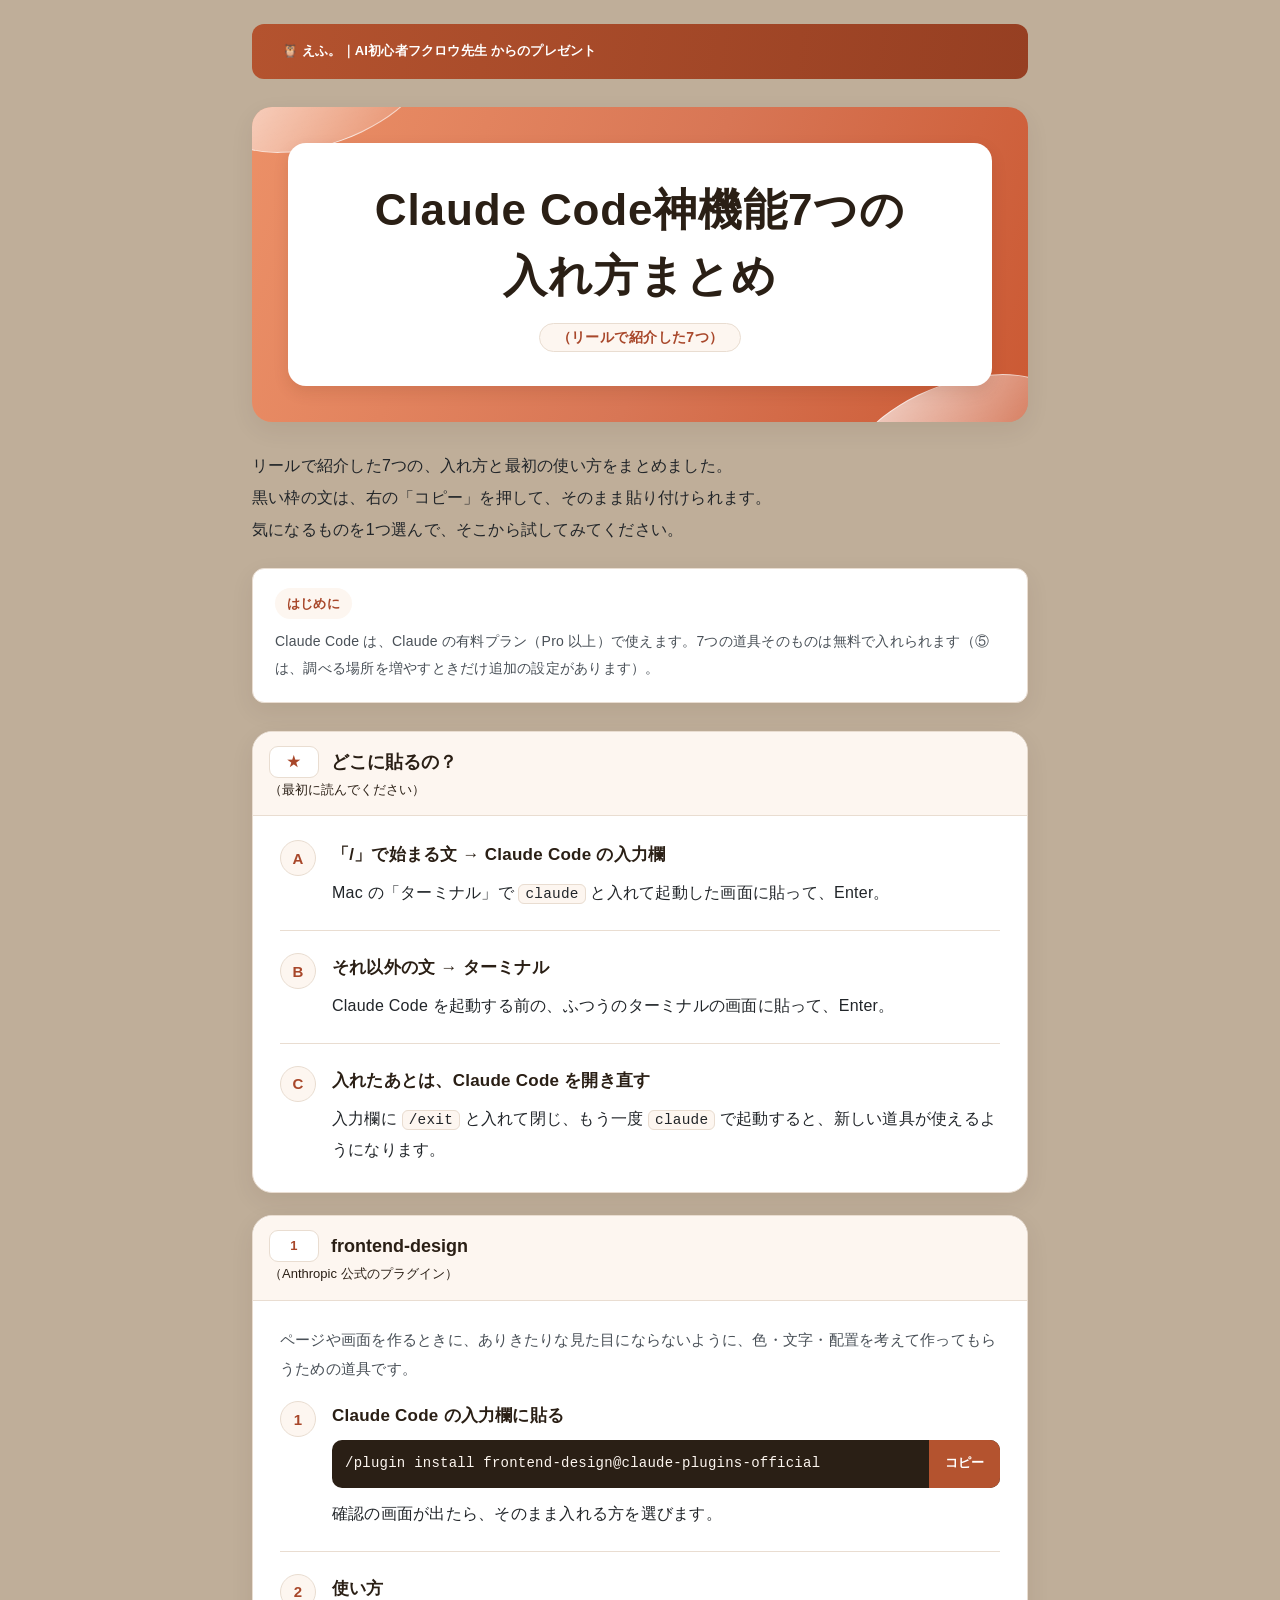
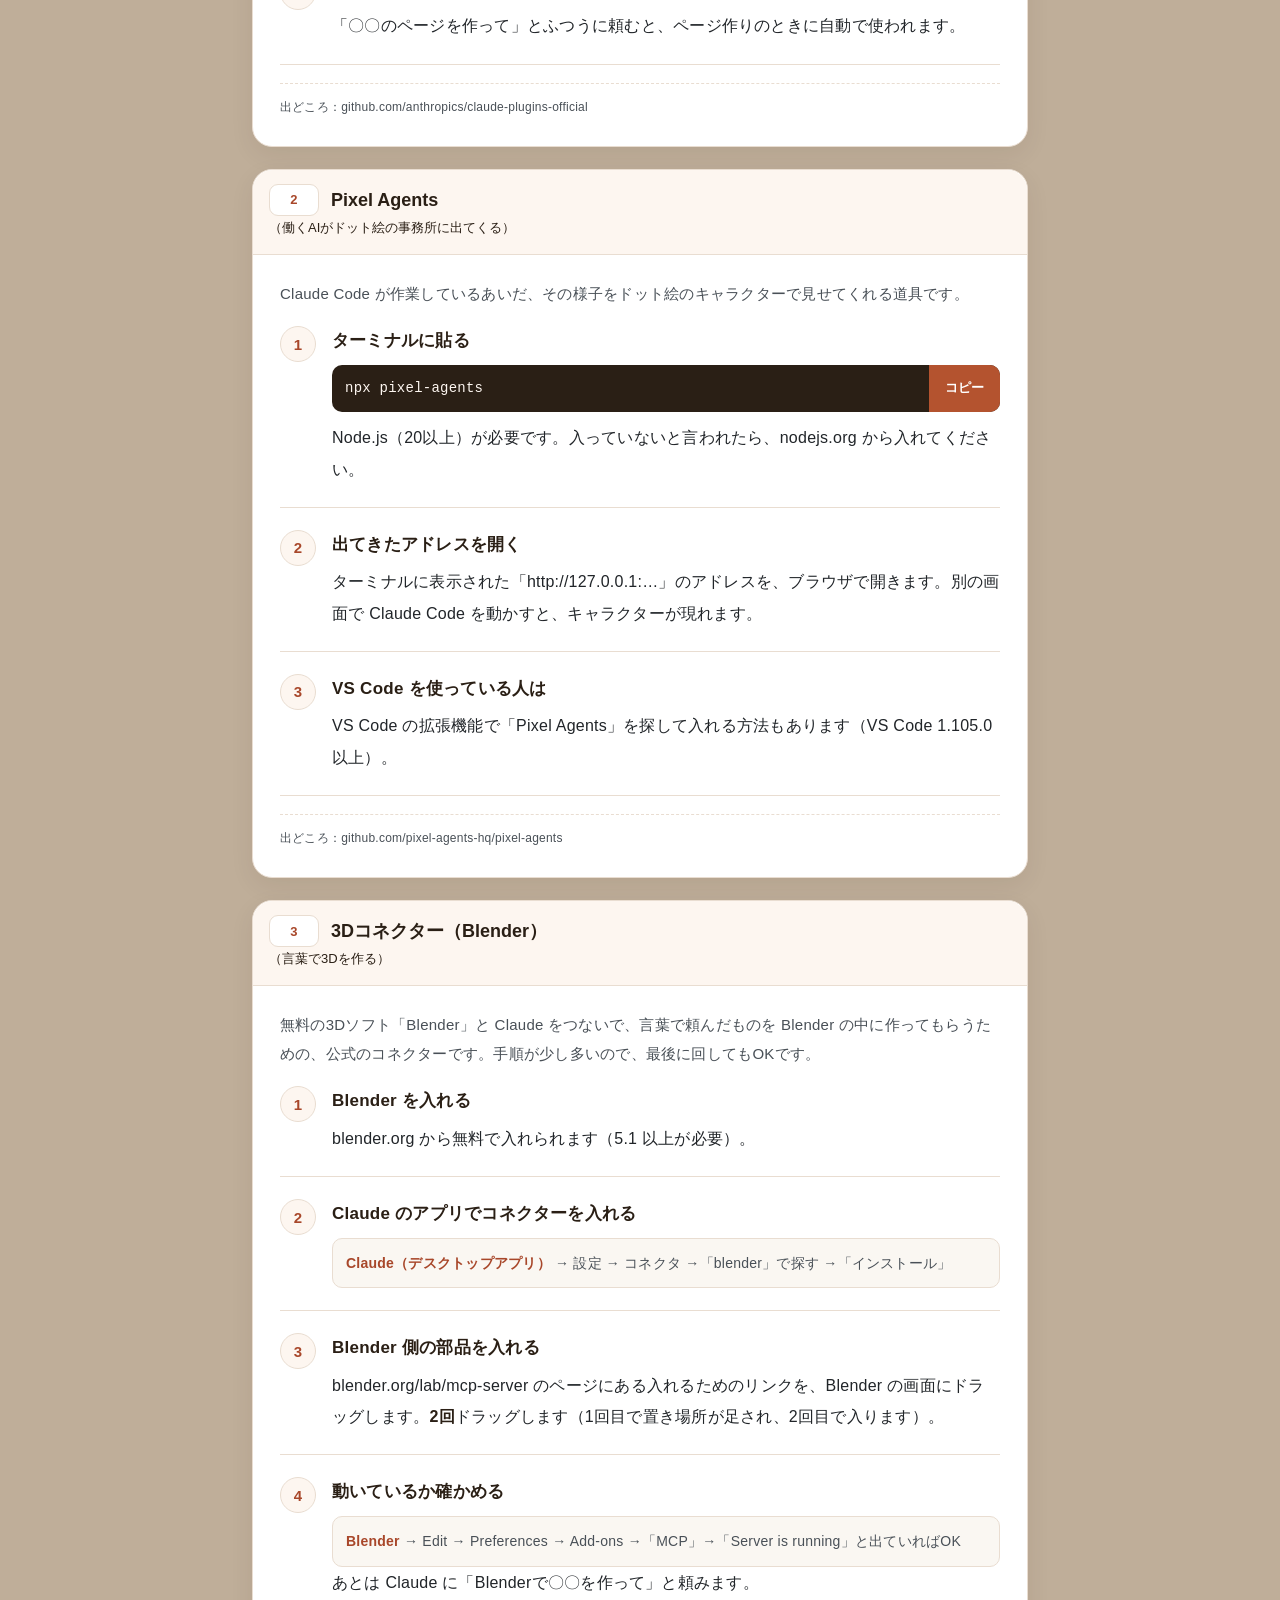
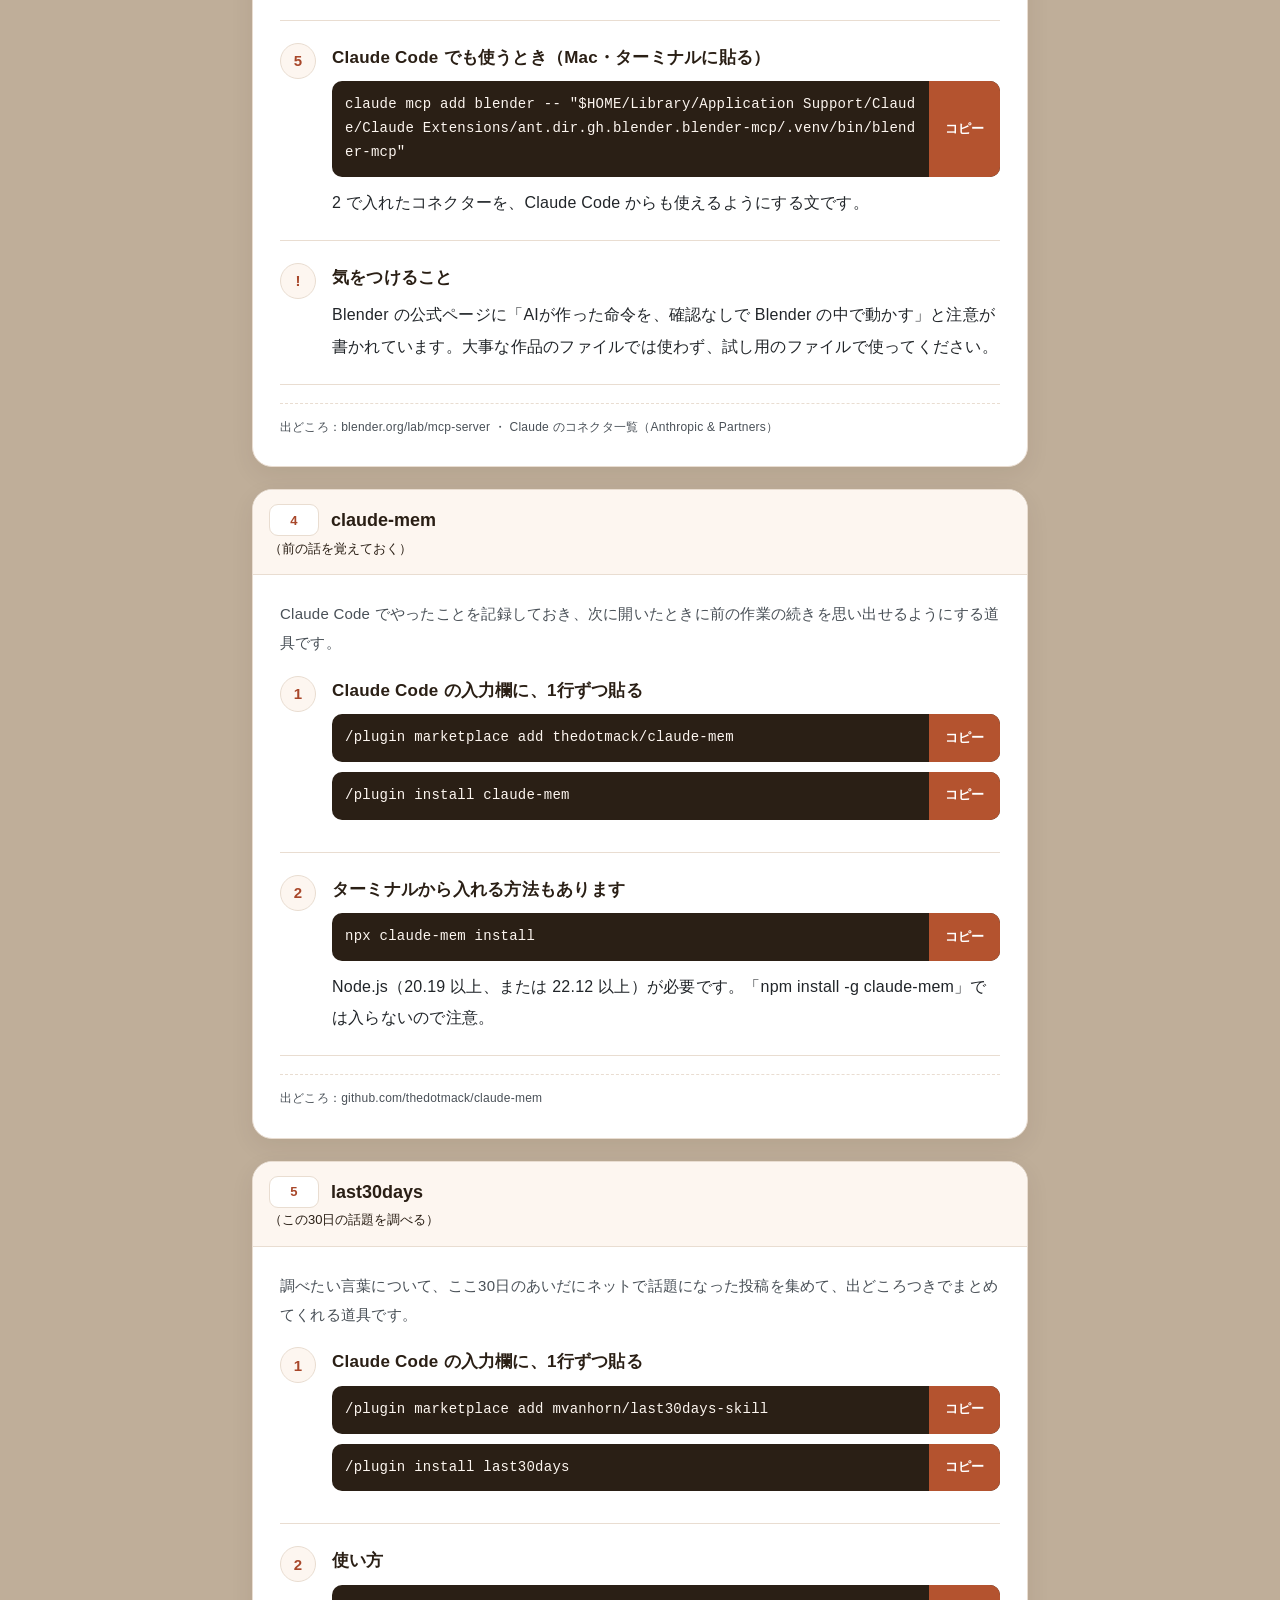
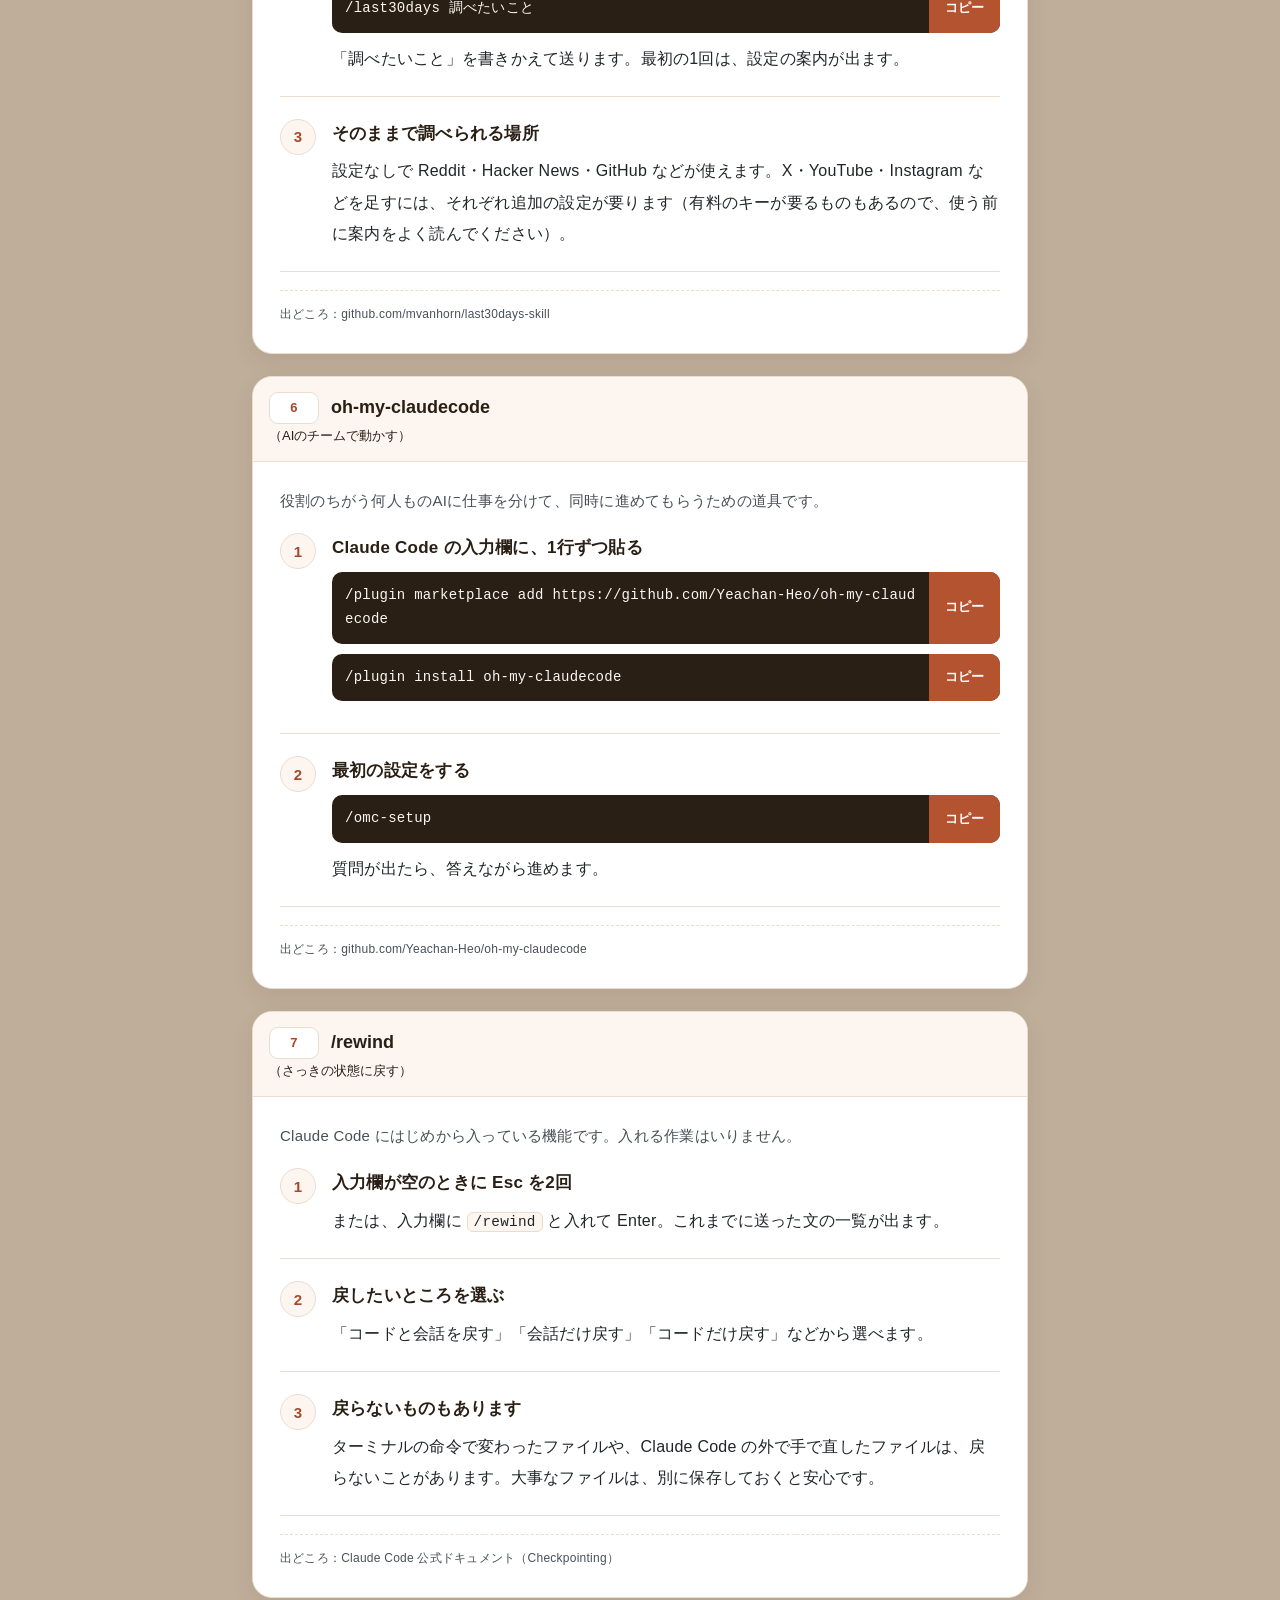
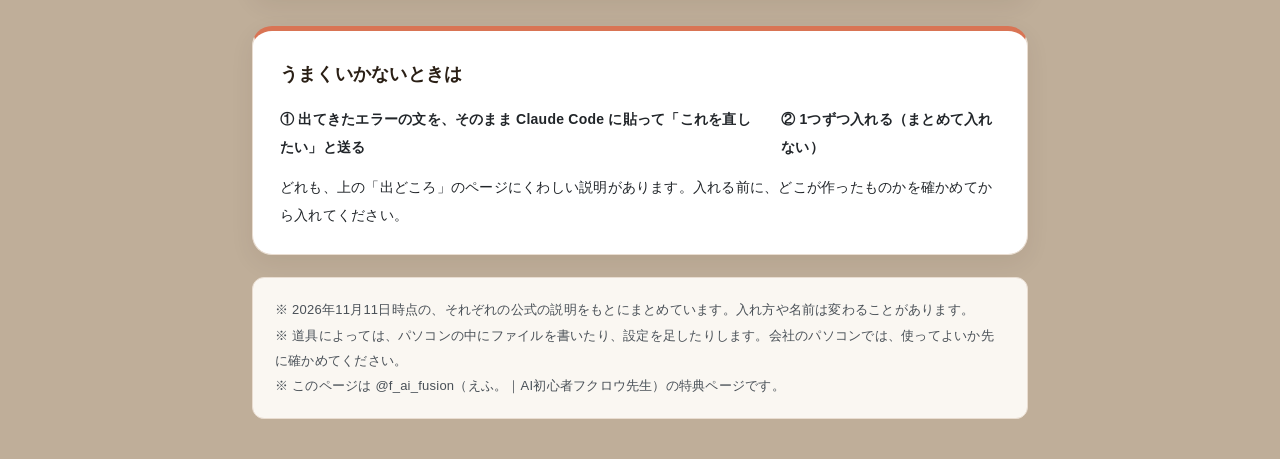
<file: kamikinou.html>
<!DOCTYPE html>
<html lang="ja">
<head>
<meta charset="UTF-8">
<meta name="viewport" content="width=device-width, initial-scale=1.0">
<title>Claude Code 神機能7つの入れ方まとめ｜えふ。｜AI初心者フクロウ先生</title>
<style>
:root {
  --background:#BFAE99; --paper:#FFFFFF; --ink:#212529;
  --heading:#2A1F15; --sub:#495057; --accent:#D97454;
  --accent-text:#A8472A; --button:#B4532F; --button-hover:#963F22;
  --light:#FAF7F2; --panel:#F7F7F7; --highlight:#FDF6F0;
  --line:#E9DDD1; --radius:20px; --small-radius:12px;
  --warm-gradient:linear-gradient(110deg,#EC9067 0%,#D87655 54%,#CB5933 100%);
  --shadow:0 8px 24px rgb(42 31 21 / 7%);
}
* { box-sizing:border-box; }
html { scroll-behavior:smooth; -webkit-text-size-adjust:100%; }
body { margin:0; background:var(--background); color:var(--ink); font-family:"Hiragino Sans","Hiragino Kaku Gothic ProN","Yu Gothic",sans-serif; font-size:16px; line-height:1.95; letter-spacing:.015em; }
.wrap { max-width:840px; margin:0 auto; padding:0 32px 40px; }
.hero { margin:0 0 28px; }
.brand { margin:0 -32px 28px; padding:15px 30px; background:linear-gradient(100deg,#B4532F,#963F22); color:var(--paper); font-size:13px; font-weight:600; line-height:1.9; letter-spacing:.015em; }
.title-panel { position:relative; isolation:isolate; overflow:hidden; background:var(--warm-gradient); padding:28px; border-radius:var(--radius); box-shadow:var(--shadow); }
.title-panel:before,.title-panel:after { content:""; position:absolute; z-index:-1; pointer-events:none; border:1px solid rgb(255 255 255 / 60%); background:linear-gradient(145deg,rgb(255 255 255 / 75%),rgb(255 255 255 / 5%)); border-radius:50%; width:220px; height:110px; transform:rotate(-20deg); }
.title-panel:before { top:-75px; left:-40px; }
.title-panel:after { bottom:-73px; right:-40px; }
h1 { position:relative; background:var(--paper); color:var(--heading); margin:0; padding:30px 20px 26px; border-radius:18px; box-shadow:0 6px 15px rgb(92 42 19 / 13%); font-family:"Hiragino Maru Gothic ProN","Hiragino Sans",sans-serif; font-size:39px; font-weight:800; line-height:1.5; text-align:center; letter-spacing:.02em; }
.title-unit { display:inline-block; }
.title-note { display:table; margin:14px auto 0; padding:3px 17px; border:1px solid var(--line); border-radius:999px; color:var(--accent-text); background:var(--highlight); font-family:"Hiragino Sans",sans-serif; font-size:14px; font-weight:600; letter-spacing:.03em; }
.intro { margin:25px 0 0; font-size:16px; color:var(--ink); line-height:2; }
.free-note { background:var(--paper); border:1px solid var(--line); border-radius:var(--small-radius); padding:19px 22px; margin:22px 0 0; color:var(--sub); font-size:14px; line-height:1.95; box-shadow:var(--shadow); }
.free { display:table; margin-bottom:9px; padding:3px 12px; border-radius:999px; background:var(--highlight); color:var(--accent-text); font-size:13px; font-weight:700; }
.label-separator,.template-leading { display:none; }
.template-section,.steps-section { background:var(--paper); border:1px solid var(--line); border-radius:var(--radius); box-shadow:var(--shadow); padding:27px; }
h2 { display:flex; align-items:center; gap:12px; padding:14px 16px; margin:-27px -27px 24px; border-bottom:1px solid var(--line); border-radius:var(--radius) var(--radius) 0 0; background:var(--highlight); color:var(--heading); font-size:18px; font-weight:700; line-height:1.8; letter-spacing:0; }
h2:before { content:"01"; flex:0 0 auto; display:grid; place-items:center; min-width:36px; height:30px; padding:0 6px; border:1px solid var(--line); border-radius:9px; background:var(--paper); color:var(--accent-text); font-family:Arial,sans-serif; font-size:13px; font-weight:700; letter-spacing:.04em; }
.heading-note { display:inline-block; font-size:13px; font-weight:500; }
.template-shell { padding:0; border:1px solid var(--line); border-radius:var(--small-radius); overflow:hidden; }
.template { padding:23px; background:var(--panel); border-radius:var(--small-radius); white-space:pre-wrap; overflow-wrap:anywhere; font-size:16px; line-height:1.95; letter-spacing:0; outline-offset:-3px; }
.template:focus { outline:2px solid var(--accent-text); }
.copy-area { margin:20px 0 0; }
button { display:flex; align-items:center; justify-content:center; width:100%; min-height:56px; padding:15px 18px; border:1px solid transparent; border-radius:999px; background:var(--button); color:var(--paper); font-family:inherit; font-size:16px; font-weight:700; line-height:1.6; letter-spacing:.02em; box-shadow:0 5px 12px rgb(180 83 47 / 20%); cursor:pointer; touch-action:manipulation; transition:background .15s,box-shadow .15s; }
button:hover { background:var(--button-hover); box-shadow:0 6px 15px rgb(180 83 47 / 25%); }
button:focus-visible { outline:3px solid var(--heading); outline-offset:4px; }
button:disabled { cursor:wait; opacity:.8; }
.copy-feedback { min-height:27px; margin:8px 0 0; color:var(--accent-text); text-align:center; font-size:13px; line-height:1.8; letter-spacing:0; }
.copy-feedback:not(:empty) { display:flex; align-items:flex-start; justify-content:center; gap:7px; padding:10px 12px; border:1px solid var(--line); border-radius:var(--small-radius); background:var(--highlight); }
.copy-feedback:not(:empty):before { content:"✓"; flex:0 0 auto; font-weight:700; }
.copy-feedback[data-state="manual"] { color:var(--heading); background:var(--light); border-color:#BFAE99; }
.copy-feedback[data-state="manual"]:before { content:"↳"; }
.steps-section { margin-top:28px; }
.steps-section h2:before { content:"02"; }
.step { display:flex; gap:16px; margin:0; padding:22px 0; border-bottom:1px solid var(--line); }
.step:first-of-type { padding-top:0; }
.step:last-child { border:0; padding-bottom:0; }
.num { flex:0 0 36px; display:grid; place-items:center; height:36px; border-radius:50%; background:var(--highlight); color:var(--accent-text); border:1px solid var(--line); font-family:Arial,sans-serif; font-size:15px; font-weight:700; line-height:1; }
.step-content { min-width:0; flex:1; color:var(--ink); font-size:16px; line-height:1.95; }
.step b { display:block; color:var(--heading); font-size:17px; line-height:1.8; margin-bottom:6px; font-weight:700; }
.step b + br,.setting-path + br { display:none; }
.setting-path { display:block; padding:11px 13px; margin-top:8px; border:1px solid var(--line); border-radius:10px; background:var(--light); color:var(--sub); font-size:14px; line-height:1.9; overflow-wrap:anywhere; }
.app-name { color:var(--accent-text); font-weight:700; }
.card { margin:28px 0 22px; padding:25px 27px; border:1px solid var(--line); border-top:5px solid var(--accent); border-radius:var(--radius); background:var(--paper); box-shadow:var(--shadow); color:var(--ink); font-size:14px; line-height:2; }
.card b { display:inline-block; margin-bottom:13px; color:var(--heading); font-size:18px; font-weight:700; }
.summary-items { display:grid; grid-template-columns:minmax(0,1fr); gap:6px; margin:0 0 12px; }
.summary-items span { display:block; font-size:14px; font-weight:600; line-height:2; }
.summary-items .summary-separator { display:none; }
.small { margin:0; padding:19px 22px; border:1px solid var(--line); border-radius:var(--small-radius); background:var(--light); color:var(--sub); font-size:13px; line-height:1.95; overflow-wrap:anywhere; }
@media(min-width:860px) { .wrap { padding-top:24px; } .brand { border-radius:12px; margin:0 0 28px; } .title-panel { padding:36px; } h1 { font-size:44px; padding:34px 20px; } .intro { margin-top:28px; } .summary-items { display:flex; gap:0 22px; } }
@media(max-width:560px) {
  .wrap { padding:0 16px 28px; }
  .brand { margin:0 -16px 22px; padding:13px 18px; font-size:13px; line-height:1.9; letter-spacing:0; }
  .hero { margin-bottom:22px; }
  .title-panel { padding:20px 15px; border-radius:16px; }
  h1 { padding:24px 12px 22px; border-radius:13px; font-size:30px; line-height:1.5; letter-spacing:.01em; }
  .title-note { font-size:13px; margin-top:12px; padding:3px 13px; }
  .intro { margin-top:22px; font-size:16px; line-height:1.95; letter-spacing:0; }
  .free-note { padding:17px 18px; margin-top:19px; font-size:13px; line-height:1.95; letter-spacing:0; }
  .template-section,.steps-section { padding:19px; border-radius:16px; }
  h2 { margin:-19px -19px 19px; padding:14px 14px; gap:9px; font-size:16px; border-radius:16px 16px 0 0; line-height:1.8; }
  h2:before { min-width:31px; height:29px; font-size:13px; }
  .template { padding:15px 14px 18px; font-size:16px; line-height:1.9; }
  .copy-area { margin-top:17px; }
  button { min-height:56px; padding:15px 10px; font-size:15px; letter-spacing:0; }
  .steps-section { margin-top:22px; }
  .step { gap:11px; padding:20px 0; }
  .num { flex-basis:31px; height:31px; font-size:14px; }
  .step b { font-size:15px; }
  .setting-path { padding:10px 11px; font-size:14px; }
  .card { margin:22px 0 20px; padding:21px 20px; border-radius:16px; font-size:13px; }
  .card b { font-size:17px; margin-bottom:12px; }
  .small { padding:17px 18px; font-size:13px; line-height:2; }
}
@media(prefers-reduced-motion:reduce) { html { scroll-behavior:auto; } button { transition:none; } }
@media print { body { background:white; } .wrap { max-width:none; padding:0; } button,.copy-feedback { display:none; } .hero,.template-section,.step,.card { break-inside:avoid; } .template-section,.steps-section,.card { box-shadow:none; } }


/* 神機能7つ用（2026-11-11 追加） */
.steps-section h2:before { content:attr(data-n); }
.how h2,.tool h2 { flex-wrap:wrap; row-gap:0; }
.how h2 .heading-note,.tool h2 .heading-note { flex-basis:100%; }
b.inline { display:inline; font-size:inherit; margin:0; }
.what { margin:0 0 18px; color:var(--sub); font-size:15px; line-height:1.95; }
.src { margin:18px 0 0; padding-top:12px; border-top:1px dashed var(--line); color:var(--sub); font-size:12px; overflow-wrap:anywhere; }
code { font-family:"SFMono-Regular",Menlo,Consolas,monospace; font-size:.9em; background:var(--highlight); border:1px solid var(--line); border-radius:6px; padding:1px 6px; }
.cmd { display:flex; align-items:stretch; margin:8px 0 10px; border-radius:10px; overflow:hidden; background:#2A1F15; }
.cmd code { flex:1; min-width:0; display:block; padding:12px 13px; background:none; border:0; border-radius:0; color:#FDF6F0; font-size:14px; line-height:1.7; overflow-wrap:anywhere; word-break:break-all; }
.cmd .mini { flex:0 0 auto; width:auto; min-height:0; margin:0; padding:0 15px; border-radius:0; box-shadow:none; background:var(--button); font-size:13px; letter-spacing:0; }
.cmd .mini:hover { background:var(--button-hover); box-shadow:none; }
.steps-section + .steps-section { margin-top:22px; }
.toast { position:fixed; left:50%; bottom:22px; transform:translate(-50%,20px); margin:0; padding:10px 18px; border-radius:999px; background:var(--heading); color:var(--paper); font-size:13px; opacity:0; pointer-events:none; transition:opacity .2s,transform .2s; white-space:nowrap; }
.toast.on { opacity:1; transform:translate(-50%,0); }
@media(max-width:560px) { .cmd code { font-size:13px; padding:11px; } .cmd .mini { padding:0 11px; } .what { font-size:14px; } }
@media(prefers-reduced-motion:reduce) { .toast { transition:none; } }
</style>
</head>
<body>
<div class="wrap">
<header class="hero">
<p class="brand">🦉 えふ。｜AI初心者フクロウ先生 からのプレゼント</p>
<div class="title-panel"><h1><span class="title-unit">Claude Code</span><span class="title-unit">神機能7つの</span><span class="title-unit">入れ方まとめ</span><span class="title-note">（リールで紹介した7つ）</span></h1></div>
<p class="intro">リールで紹介した7つの、入れ方と最初の使い方をまとめました。<br>
黒い枠の文は、右の「コピー」を押して、そのまま貼り付けられます。<br>
気になるものを1つ選んで、そこから試してみてください。</p>
<p class="free-note"><span class="free">はじめに</span><span class="label-separator" aria-hidden="true">　</span>Claude Code は、Claude の有料プラン（Pro 以上）で使えます。7つの道具そのものは無料で入れられます（⑤は、調べる場所を増やすときだけ追加の設定があります）。</p>
</header>

<section class="steps-section how">
<h2 data-n="★">どこに貼るの？<span class="heading-note">（最初に読んでください）</span></h2>
<div class="step"><div class="num">A</div><div class="step-content"><b>「/」で始まる文 → Claude Code の入力欄</b><br>Mac の「ターミナル」で <code>claude</code> と入れて起動した画面に貼って、Enter。</div></div>
<div class="step"><div class="num">B</div><div class="step-content"><b>それ以外の文 → ターミナル</b><br>Claude Code を起動する前の、ふつうのターミナルの画面に貼って、Enter。</div></div>
<div class="step"><div class="num">C</div><div class="step-content"><b>入れたあとは、Claude Code を開き直す</b><br>入力欄に <code>/exit</code> と入れて閉じ、もう一度 <code>claude</code> で起動すると、新しい道具が使えるようになります。</div></div>
</section>

<section class="steps-section tool">
<h2 data-n="1">frontend-design<span class="heading-note">（Anthropic 公式のプラグイン）</span></h2>
<p class="what">ページや画面を作るときに、ありきたりな見た目にならないように、色・文字・配置を考えて作ってもらうための道具です。</p>
<div class="step"><div class="num">1</div><div class="step-content"><b>Claude Code の入力欄に貼る</b><div class="cmd"><code>/plugin install frontend-design@claude-plugins-official</code><button type="button" class="mini">コピー</button></div>確認の画面が出たら、そのまま入れる方を選びます。</div></div>
<div class="step"><div class="num">2</div><div class="step-content"><b>使い方</b>「〇〇のページを作って」とふつうに頼むと、ページ作りのときに自動で使われます。</div></div>
<p class="src">出どころ：github.com/anthropics/claude-plugins-official</p>
</section>

<section class="steps-section tool">
<h2 data-n="2">Pixel Agents<span class="heading-note">（働くAIがドット絵の事務所に出てくる）</span></h2>
<p class="what">Claude Code が作業しているあいだ、その様子をドット絵のキャラクターで見せてくれる道具です。</p>
<div class="step"><div class="num">1</div><div class="step-content"><b>ターミナルに貼る</b><div class="cmd"><code>npx pixel-agents</code><button type="button" class="mini">コピー</button></div>Node.js（20以上）が必要です。入っていないと言われたら、nodejs.org から入れてください。</div></div>
<div class="step"><div class="num">2</div><div class="step-content"><b>出てきたアドレスを開く</b>ターミナルに表示された「http://127.0.0.1:…」のアドレスを、ブラウザで開きます。別の画面で Claude Code を動かすと、キャラクターが現れます。</div></div>
<div class="step"><div class="num">3</div><div class="step-content"><b>VS Code を使っている人は</b>VS Code の拡張機能で「Pixel Agents」を探して入れる方法もあります（VS Code 1.105.0 以上）。</div></div>
<p class="src">出どころ：github.com/pixel-agents-hq/pixel-agents</p>
</section>

<section class="steps-section tool">
<h2 data-n="3">3Dコネクター（Blender）<span class="heading-note">（言葉で3Dを作る）</span></h2>
<p class="what">無料の3Dソフト「Blender」と Claude をつないで、言葉で頼んだものを Blender の中に作ってもらうための、公式のコネクターです。手順が少し多いので、最後に回してもOKです。</p>
<div class="step"><div class="num">1</div><div class="step-content"><b>Blender を入れる</b>blender.org から無料で入れられます（5.1 以上が必要）。</div></div>
<div class="step"><div class="num">2</div><div class="step-content"><b>Claude のアプリでコネクターを入れる</b><span class="setting-path"><span class="app-name">Claude（デスクトップアプリ）</span> → 設定 → コネクタ →「blender」で探す →「インストール」</span></div></div>
<div class="step"><div class="num">3</div><div class="step-content"><b>Blender 側の部品を入れる</b>blender.org/lab/mcp-server のページにある入れるためのリンクを、Blender の画面にドラッグします。<b class="inline">2回</b>ドラッグします（1回目で置き場所が足され、2回目で入ります）。</div></div>
<div class="step"><div class="num">4</div><div class="step-content"><b>動いているか確かめる</b><span class="setting-path"><span class="app-name">Blender</span> → Edit → Preferences → Add-ons →「MCP」→「Server is running」と出ていればOK</span>あとは Claude に「Blenderで〇〇を作って」と頼みます。</div></div>
<div class="step"><div class="num">5</div><div class="step-content"><b>Claude Code でも使うとき（Mac・ターミナルに貼る）</b><div class="cmd"><code>claude mcp add blender -- "$HOME/Library/Application Support/Claude/Claude Extensions/ant.dir.gh.blender.blender-mcp/.venv/bin/blender-mcp"</code><button type="button" class="mini">コピー</button></div>2 で入れたコネクターを、Claude Code からも使えるようにする文です。</div></div>
<div class="step"><div class="num">!</div><div class="step-content"><b>気をつけること</b>Blender の公式ページに「AIが作った命令を、確認なしで Blender の中で動かす」と注意が書かれています。大事な作品のファイルでは使わず、試し用のファイルで使ってください。</div></div>
<p class="src">出どころ：blender.org/lab/mcp-server ・ Claude のコネクタ一覧（Anthropic & Partners）</p>
</section>

<section class="steps-section tool">
<h2 data-n="4">claude-mem<span class="heading-note">（前の話を覚えておく）</span></h2>
<p class="what">Claude Code でやったことを記録しておき、次に開いたときに前の作業の続きを思い出せるようにする道具です。</p>
<div class="step"><div class="num">1</div><div class="step-content"><b>Claude Code の入力欄に、1行ずつ貼る</b><div class="cmd"><code>/plugin marketplace add thedotmack/claude-mem</code><button type="button" class="mini">コピー</button></div><div class="cmd"><code>/plugin install claude-mem</code><button type="button" class="mini">コピー</button></div></div></div>
<div class="step"><div class="num">2</div><div class="step-content"><b>ターミナルから入れる方法もあります</b><div class="cmd"><code>npx claude-mem install</code><button type="button" class="mini">コピー</button></div>Node.js（20.19 以上、または 22.12 以上）が必要です。「npm install -g claude-mem」では入らないので注意。</div></div>
<p class="src">出どころ：github.com/thedotmack/claude-mem</p>
</section>

<section class="steps-section tool">
<h2 data-n="5">last30days<span class="heading-note">（この30日の話題を調べる）</span></h2>
<p class="what">調べたい言葉について、ここ30日のあいだにネットで話題になった投稿を集めて、出どころつきでまとめてくれる道具です。</p>
<div class="step"><div class="num">1</div><div class="step-content"><b>Claude Code の入力欄に、1行ずつ貼る</b><div class="cmd"><code>/plugin marketplace add mvanhorn/last30days-skill</code><button type="button" class="mini">コピー</button></div><div class="cmd"><code>/plugin install last30days</code><button type="button" class="mini">コピー</button></div></div></div>
<div class="step"><div class="num">2</div><div class="step-content"><b>使い方</b><div class="cmd"><code>/last30days 調べたいこと</code><button type="button" class="mini">コピー</button></div>「調べたいこと」を書きかえて送ります。最初の1回は、設定の案内が出ます。</div></div>
<div class="step"><div class="num">3</div><div class="step-content"><b>そのままで調べられる場所</b>設定なしで Reddit・Hacker News・GitHub などが使えます。X・YouTube・Instagram などを足すには、それぞれ追加の設定が要ります（有料のキーが要るものもあるので、使う前に案内をよく読んでください）。</div></div>
<p class="src">出どころ：github.com/mvanhorn/last30days-skill</p>
</section>

<section class="steps-section tool">
<h2 data-n="6">oh-my-claudecode<span class="heading-note">（AIのチームで動かす）</span></h2>
<p class="what">役割のちがう何人ものAIに仕事を分けて、同時に進めてもらうための道具です。</p>
<div class="step"><div class="num">1</div><div class="step-content"><b>Claude Code の入力欄に、1行ずつ貼る</b><div class="cmd"><code>/plugin marketplace add https://github.com/Yeachan-Heo/oh-my-claudecode</code><button type="button" class="mini">コピー</button></div><div class="cmd"><code>/plugin install oh-my-claudecode</code><button type="button" class="mini">コピー</button></div></div></div>
<div class="step"><div class="num">2</div><div class="step-content"><b>最初の設定をする</b><div class="cmd"><code>/omc-setup</code><button type="button" class="mini">コピー</button></div>質問が出たら、答えながら進めます。</div></div>
<p class="src">出どころ：github.com/Yeachan-Heo/oh-my-claudecode</p>
</section>

<section class="steps-section tool">
<h2 data-n="7">/rewind<span class="heading-note">（さっきの状態に戻す）</span></h2>
<p class="what">Claude Code にはじめから入っている機能です。入れる作業はいりません。</p>
<div class="step"><div class="num">1</div><div class="step-content"><b>入力欄が空のときに Esc を2回</b>または、入力欄に <code>/rewind</code> と入れて Enter。これまでに送った文の一覧が出ます。</div></div>
<div class="step"><div class="num">2</div><div class="step-content"><b>戻したいところを選ぶ</b>「コードと会話を戻す」「会話だけ戻す」「コードだけ戻す」などから選べます。</div></div>
<div class="step"><div class="num">3</div><div class="step-content"><b>戻らないものもあります</b>ターミナルの命令で変わったファイルや、Claude Code の外で手で直したファイルは、戻らないことがあります。大事なファイルは、別に保存しておくと安心です。</div></div>
<p class="src">出どころ：Claude Code 公式ドキュメント（Checkpointing）</p>
</section>

<div class="card">
<b>うまくいかないときは</b><br>
<span class="summary-items"><span class="summary-item">① 出てきたエラーの文を、そのまま Claude Code に貼って「これを直したい」と送る</span><span class="summary-separator" aria-hidden="true">　</span><span class="summary-item">② 1つずつ入れる（まとめて入れない）</span></span>
どれも、上の「出どころ」のページにくわしい説明があります。入れる前に、どこが作ったものかを確かめてから入れてください。
</div>

<p class="small">※ 2026年11月11日時点の、それぞれの公式の説明をもとにまとめています。入れ方や名前は変わることがあります。<br>
※ 道具によっては、パソコンの中にファイルを書いたり、設定を足したりします。会社のパソコンでは、使ってよいか先に確かめてください。<br>
※ このページは @f_ai_fusion（えふ。｜AI初心者フクロウ先生）の特典ページです。</p>
</div>
<p class="toast" id="toast" role="status" aria-live="polite"></p>
<script>
function legacyCopy(text) {
  var input = document.createElement('textarea');
  input.value = text;
  input.setAttribute('readonly', '');
  input.style.cssText = 'position:fixed;left:-9999px;top:0;opacity:0;font-size:16px;';
  document.body.appendChild(input);
  var x = window.scrollX, y = window.scrollY, ok = false;
  try { input.select(); input.setSelectionRange(0, input.value.length); ok = document.execCommand('copy'); } catch (e) { ok = false; }
  input.remove(); window.scrollTo(x, y);
  return ok;
}
var toastTimer;
function showToast(msg) {
  var t = document.getElementById('toast');
  t.textContent = msg; t.classList.add('on');
  clearTimeout(toastTimer); toastTimer = setTimeout(function () { t.classList.remove('on'); }, 2200);
}
document.querySelectorAll('.cmd .mini').forEach(function (btn) {
  btn.addEventListener('click', async function () {
    var code = btn.parentNode.querySelector('code');
    var text = code.textContent.trim(), ok = false;
    try {
      if (navigator.clipboard && navigator.clipboard.writeText) { await navigator.clipboard.writeText(text); ok = true; }
      else { ok = legacyCopy(text); }
    } catch (e) { ok = legacyCopy(text); }
    if (ok) {
      btn.textContent = '✓ コピー済み'; setTimeout(function () { btn.textContent = 'コピー'; }, 1800);
      showToast('コピーしました。そのまま貼り付けてください');
    } else {
      var r = document.createRange(); r.selectNodeContents(code);
      var s = window.getSelection(); s.removeAllRanges(); s.addRange(r);
      showToast('長押ししてコピーしてください');
    }
  });
});
</script>
</body>
</html>
</file>
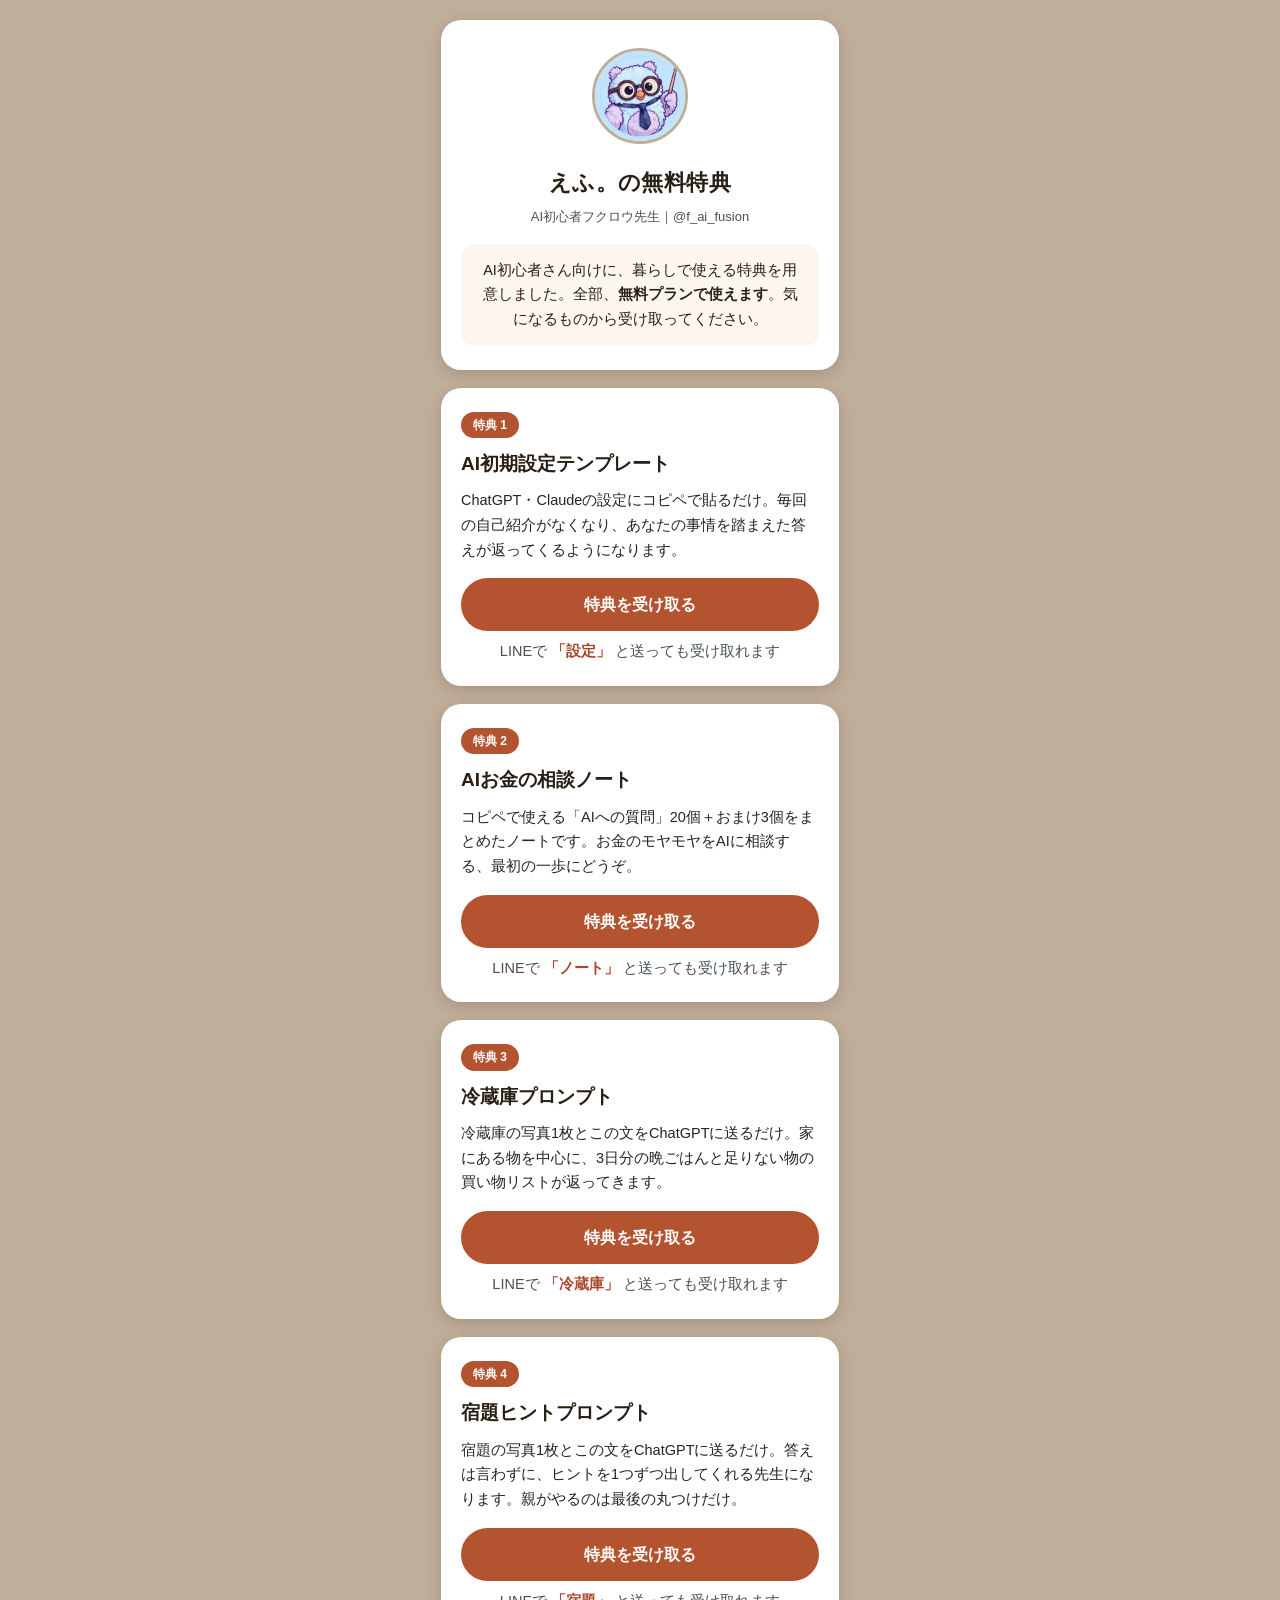
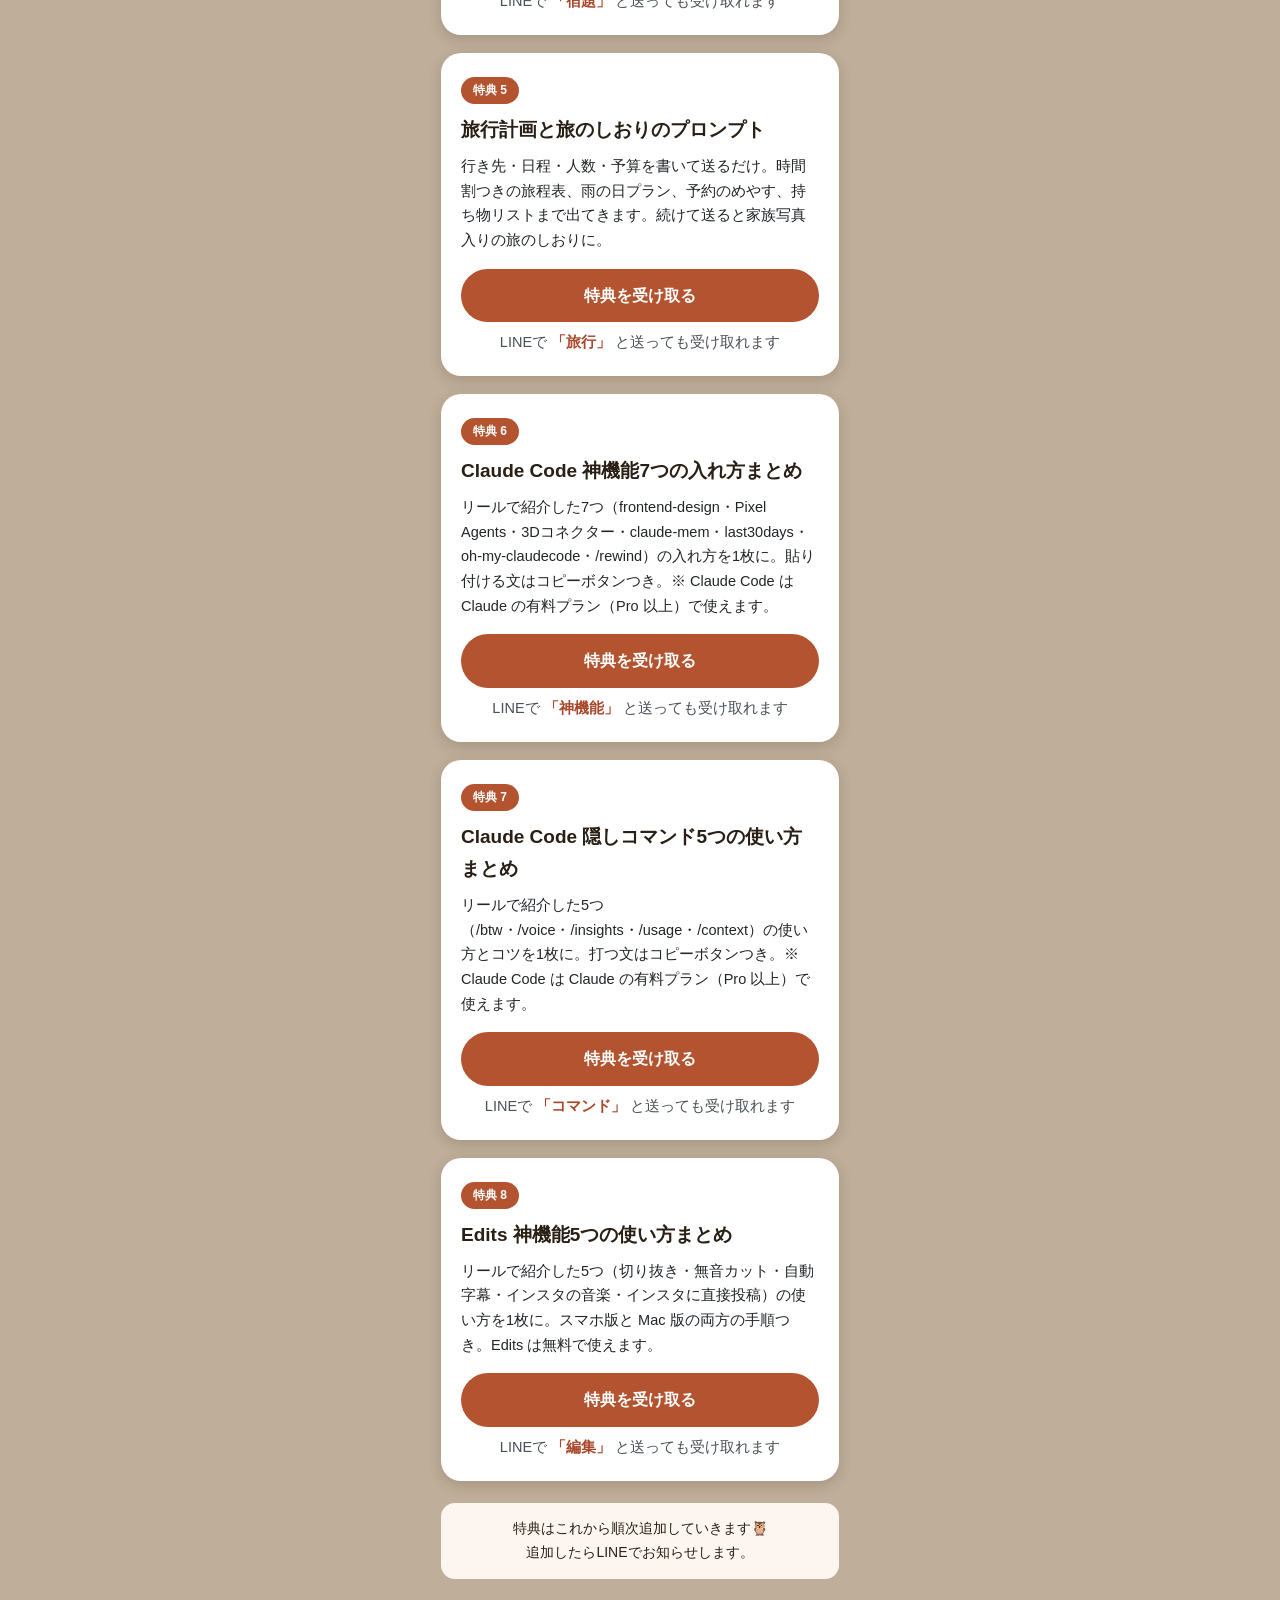
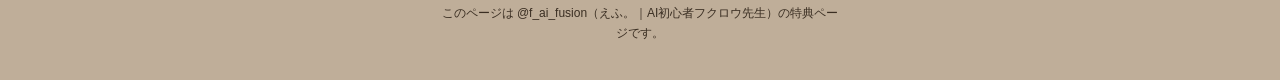
<file: list.html>
<!DOCTYPE html>
<html lang="ja">
<head>
<meta charset="UTF-8">
<meta name="viewport" content="width=device-width, initial-scale=1.0">
<title>えふ。の無料特典｜AI初心者フクロウ先生</title>
<style>
  * { margin:0; padding:0; box-sizing:border-box; }
  body {
    font-family: "Hiragino Maru Gothic ProN", "Hiragino Sans", "Noto Sans JP", sans-serif;
    background: #BFAE99;
    color: #212529;
    line-height: 1.7;
    -webkit-text-size-adjust: 100%;
  }
  .wrap { max-width: 430px; margin: 0 auto; padding: 20px 16px 36px; }
  .hero {
    background: #FFFFFF;
    border-radius: 20px;
    padding: 28px 20px 24px;
    text-align: center;
    box-shadow: 0 4px 14px rgba(42,31,21,.18);
  }
  .hero .icon {
    width: 96px; height: 96px; border-radius: 50%;
    object-fit: cover;
    border: 3px solid #BFAE99;
  }
  .hero h1 {
    font-size: 22px; color: #2A1F15; margin-top: 12px; letter-spacing: .02em;
  }
  .hero .sub { font-size: 13px; color: #495057; margin-top: 4px; }
  .badge {
    display: inline-block; margin-top: 14px;
    background: linear-gradient(90deg, #EC9067, #D87655, #CB5933);
    color: #FFFFFF; font-weight: bold; font-size: 15px;
    padding: 6px 18px; border-radius: 999px;
  }
  .intro {
    margin-top: 16px; font-size: 14.5px; color: #2A1F15;
    background: #FDF6F0; border-radius: 14px; padding: 14px 16px;
  }
  .card {
    background: #FFFFFF; border-radius: 20px;
    padding: 22px 20px; margin-top: 18px;
    box-shadow: 0 4px 14px rgba(42,31,21,.18);
  }
  .card .no {
    display: inline-block; font-size: 12px; font-weight: bold; color: #FFFFFF;
    background: #B4532F; border-radius: 999px; padding: 3px 12px;
  }
  .card h2 { font-size: 19px; color: #2A1F15; margin-top: 10px; }
  .card p { font-size: 14.5px; margin-top: 8px; }
  .btn {
    display: block; text-align: center; margin-top: 16px;
    background: #B4532F; color: #FFFFFF; text-decoration: none;
    font-weight: bold; font-size: 16px;
    padding: 13px 16px; border-radius: 999px;
  }
  .kw { font-size: 13px; color: #495057; margin-top: 10px; text-align: center; }
  .kw b { color: #A8472A; }
  .todo { font-size: 12px; color: #868E96; margin-top: 8px; text-align: center; }
  .more {
    margin-top: 22px; text-align: center; font-size: 14px; color: #2A1F15;
    background: #FDF6F0; border-radius: 14px; padding: 14px 16px;
  }
  footer { margin-top: 24px; text-align: center; font-size: 12px; color: #3A2E22; }
</style>
</head>
<body>
<div class="wrap">

  <div class="hero">
    <img class="icon" src="[data-uri]" alt="えふ。先生">
    <h1>えふ。の無料特典</h1>
    <p class="sub">AI初心者フクロウ先生｜@f_ai_fusion</p>
    <p class="intro">AI初心者さん向けに、暮らしで使える特典を用意しました。全部、<strong>無料プランで使えます</strong>。気になるものから受け取ってください。</p>
  </div>

  <div class="card">
    <span class="no">特典 1</span>
    <h2>AI初期設定テンプレート</h2>
    <p>ChatGPT・Claudeの設定にコピペで貼るだけ。毎回の自己紹介がなくなり、あなたの事情を踏まえた答えが返ってくるようになります。</p>
    <a class="btn" href="https://f-ai-fusion.github.io/teru-present/">特典を受け取る</a>
    <p class="kw">LINEで <b>「設定」</b> と送っても受け取れます</p>
  </div>

  <div class="card">
    <span class="no">特典 2</span>
    <h2>AIお金の相談ノート</h2>
    <p>コピペで使える「AIへの質問」20個＋おまけ3個をまとめたノートです。お金のモヤモヤをAIに相談する、最初の一歩にどうぞ。</p>
    <a class="btn" href="https://f-ai-fusion.github.io/teru-present/note.pdf">特典を受け取る</a>
    <p class="kw">LINEで <b>「ノート」</b> と送っても受け取れます</p>
  </div>

  <div class="card">
    <span class="no">特典 3</span>
    <h2>冷蔵庫プロンプト</h2>
    <p>冷蔵庫の写真1枚とこの文をChatGPTに送るだけ。家にある物を中心に、3日分の晩ごはんと足りない物の買い物リストが返ってきます。</p>
    <a class="btn" href="https://f-ai-fusion.github.io/teru-present/reizouko.html">特典を受け取る</a>
    <p class="kw">LINEで <b>「冷蔵庫」</b> と送っても受け取れます</p>
  </div>

  <div class="card">
    <span class="no">特典 4</span>
    <h2>宿題ヒントプロンプト</h2>
    <p>宿題の写真1枚とこの文をChatGPTに送るだけ。答えは言わずに、ヒントを1つずつ出してくれる先生になります。親がやるのは最後の丸つけだけ。</p>
    <a class="btn" href="https://f-ai-fusion.github.io/teru-present/shukudai.html">特典を受け取る</a>
    <p class="kw">LINEで <b>「宿題」</b> と送っても受け取れます</p>
  </div>

  <div class="card">
    <span class="no">特典 5</span>
    <h2>旅行計画と旅のしおりのプロンプト</h2>
    <p>行き先・日程・人数・予算を書いて送るだけ。時間割つきの旅程表、雨の日プラン、予約のめやす、持ち物リストまで出てきます。続けて送ると家族写真入りの旅のしおりに。</p>
    <a class="btn" href="https://f-ai-fusion.github.io/teru-present/ryokou.html">特典を受け取る</a>
    <p class="kw">LINEで <b>「旅行」</b> と送っても受け取れます</p>
  </div>

  <div class="card">
    <span class="no">特典 6</span>
    <h2>Claude Code 神機能7つの入れ方まとめ</h2>
    <p>リールで紹介した7つ（frontend-design・Pixel Agents・3Dコネクター・claude-mem・last30days・oh-my-claudecode・/rewind）の入れ方を1枚に。貼り付ける文はコピーボタンつき。※ Claude Code は Claude の有料プラン（Pro 以上）で使えます。</p>
    <a class="btn" href="https://f-ai-fusion.github.io/teru-present/kamikinou.html">特典を受け取る</a>
    <p class="kw">LINEで <b>「神機能」</b> と送っても受け取れます</p>
  </div>

  <div class="card">
    <span class="no">特典 7</span>
    <h2>Claude Code 隠しコマンド5つの使い方まとめ</h2>
    <p>リールで紹介した5つ（/btw・/voice・/insights・/usage・/context）の使い方とコツを1枚に。打つ文はコピーボタンつき。※ Claude Code は Claude の有料プラン（Pro 以上）で使えます。</p>
    <a class="btn" href="https://f-ai-fusion.github.io/teru-present/command.html">特典を受け取る</a>
    <p class="kw">LINEで <b>「コマンド」</b> と送っても受け取れます</p>
  </div>

  <div class="card">
    <span class="no">特典 8</span>
    <h2>Edits 神機能5つの使い方まとめ</h2>
    <p>リールで紹介した5つ（切り抜き・無音カット・自動字幕・インスタの音楽・インスタに直接投稿）の使い方を1枚に。スマホ版と Mac 版の両方の手順つき。Edits は無料で使えます。</p>
    <a class="btn" href="https://f-ai-fusion.github.io/teru-present/henshu.html">特典を受け取る</a>
    <p class="kw">LINEで <b>「編集」</b> と送っても受け取れます</p>
  </div>

  <p class="more">特典はこれから順次追加していきます🦉<br>追加したらLINEでお知らせします。</p>

  <footer>このページは @f_ai_fusion（えふ。｜AI初心者フクロウ先生）の特典ページです。</footer>

</div>
</body>
</html>
</file>
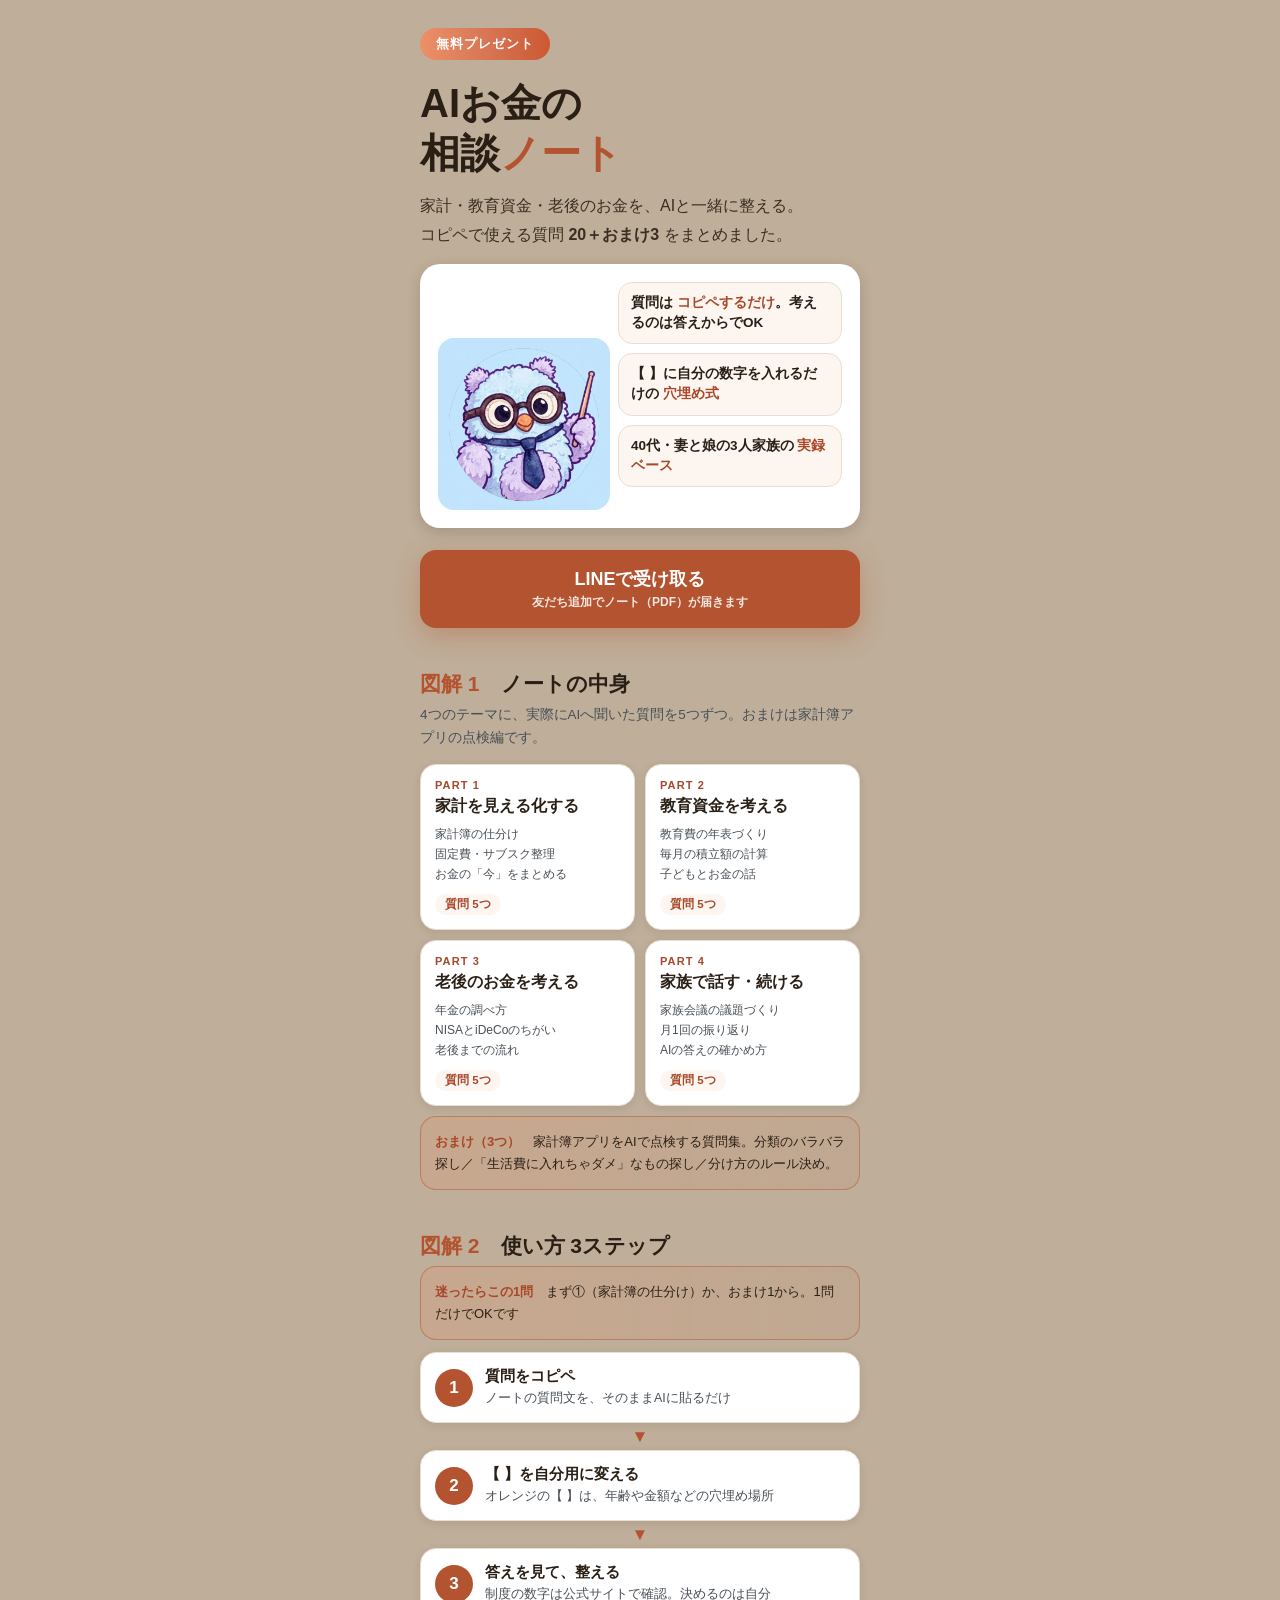
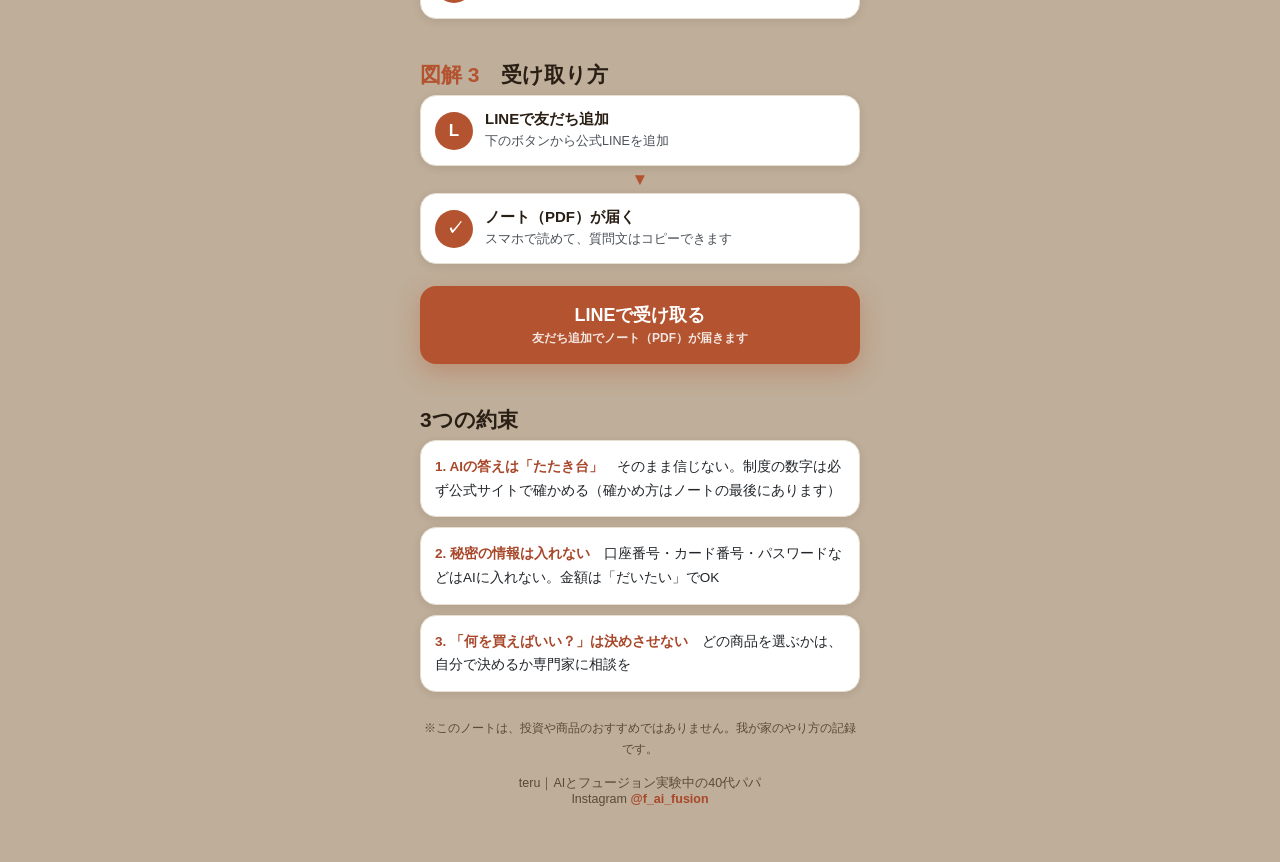
<file: note.html>
<!DOCTYPE html>
<html lang="ja"><head><meta charset="utf-8">
<meta name="viewport" content="width=device-width, initial-scale=1">
<title>AIお金の相談ノート｜無料プレゼント</title>
<style>
*{margin:0;padding:0;box-sizing:border-box}
body{background:#BFAE99;color:#212529;font-family:"Hiragino Maru Gothic ProN","Hiragino Sans","Noto Sans JP",sans-serif;-webkit-font-smoothing:antialiased}
.wrap{max-width:480px;margin:0 auto;padding:28px 20px 56px;background:#BFAE99;min-height:100vh}
.badge{display:inline-block;background:linear-gradient(90deg,#EC9067,#D87655,#CB5933);color:#fff;font-weight:900;font-size:13px;padding:7px 16px;border-radius:999px;letter-spacing:.08em}
h1{font-size:40px;line-height:1.25;font-weight:900;margin-top:18px;color:#2A1F15}
h1 .mint{color:#B4532F}
.sub{font-size:16px;line-height:1.8;color:#3A2E22;margin-top:14px}
.hero{display:flex;gap:8px;align-items:flex-end;margin-top:14px;background:#fff;border-radius:20px;padding:18px;box-shadow:0 4px 14px rgba(42,31,21,.18)}
.hero img{width:172px;flex:none;border-radius:16px}
.hero .pts{flex:1;padding-bottom:14px}
.pt{background:#FDF6F0;border:1px solid #E8DFD2;border-radius:14px;padding:10px 12px;font-size:13.5px;font-weight:700;line-height:1.5;margin-bottom:9px;color:#2A1F15}
.pt b{color:#A8472A}
.cta{display:block;text-align:center;background:#B4532F;color:#fff;font-weight:900;font-size:18px;padding:17px;border-radius:16px;text-decoration:none;margin-top:22px;box-shadow:0 8px 24px rgba(180,83,47,.35)}
.cta small{display:block;font-size:12px;font-weight:700;opacity:.85;margin-top:3px}
h2{font-size:21px;font-weight:900;margin:42px 0 6px;color:#2A1F15}
h2 .n{color:#B4532F}
.lead{font-size:13.5px;color:#495057;line-height:1.7;margin-bottom:14px}
.map{display:grid;grid-template-columns:1fr 1fr;gap:10px}
.part{background:#fff;border:1px solid #E8DFD2;border-radius:16px;padding:14px;box-shadow:0 2px 8px rgba(42,31,21,.10)}
.part .pn{font-size:11px;font-weight:900;color:#A8472A;letter-spacing:.1em}
.part .pt2{font-size:15.5px;font-weight:900;line-height:1.45;margin:4px 0 8px;color:#2A1F15}
.part ul{list-style:none;font-size:12px;color:#495057;line-height:1.65}
.part .cnt{display:inline-block;margin-top:9px;background:#FDF6F0;color:#A8472A;font-size:11.5px;font-weight:900;padding:3px 10px;border-radius:999px}
.bonus{margin-top:10px;background:linear-gradient(90deg,rgba(236,144,103,.20),rgba(203,89,51,.07));border:1px solid rgba(180,83,47,.5);border-radius:16px;padding:14px;font-size:13px;line-height:1.7;color:#2A1F15}
.bonus b{color:#A8472A}
.flow{display:flex;flex-direction:column;align-items:stretch}
.step{display:flex;gap:12px;background:#fff;border:1px solid #E8DFD2;border-radius:16px;padding:14px;align-items:center;box-shadow:0 2px 8px rgba(42,31,21,.10)}
.snum{flex:none;width:38px;height:38px;border-radius:50%;background:#B4532F;color:#fff;font-weight:900;font-size:17px;display:flex;align-items:center;justify-content:center}
.step .st{font-size:15px;font-weight:900;color:#2A1F15}
.step .sd{font-size:12.5px;color:#495057;line-height:1.6;margin-top:2px}
.arrow{text-align:center;color:#B4532F;font-size:17px;line-height:1;padding:5px 0}
.arrow2{color:#B4532F}
.card{background:#fff;border:1px solid #E8DFD2;border-radius:16px;padding:14px;font-size:13.5px;line-height:1.75;margin-bottom:10px;box-shadow:0 2px 8px rgba(42,31,21,.10)}
.card b{color:#A8472A}
.note{font-size:12px;color:#5A4A3A;line-height:1.8;margin-top:26px;text-align:center}
.foot{text-align:center;font-size:12.5px;color:#5A4A3A;margin-top:14px}
.foot b{color:#A8472A}
</style></head><body><div class="wrap">

<span class="badge">無料プレゼント</span>
<h1>AIお金の<br>相談<span class="mint">ノート</span></h1>
<p class="sub">家計・教育資金・老後のお金を、AIと一緒に整える。<br>コピペで使える質問 <b>20＋おまけ3</b> をまとめました。</p>

<div class="hero">
<img src="[data-uri]" alt="teru">
<div class="pts">
<div class="pt">質問は <b>コピペするだけ</b>。考えるのは答えからでOK</div>
<div class="pt">【 】に自分の数字を入れるだけの <b>穴埋め式</b></div>
<div class="pt">40代・妻と娘の3人家族の <b>実録ベース</b></div>
</div></div>

<a class="cta" href="https://lin.ee/9tZh8zB">LINEで受け取る<small>友だち追加でノート（PDF）が届きます</small></a>

<h2><span class="n">図解 1</span>　ノートの中身</h2>
<p class="lead">4つのテーマに、実際にAIへ聞いた質問を5つずつ。おまけは家計簿アプリの点検編です。</p>
<div class="map">
<div class="part"><div class="pn">PART 1</div><div class="pt2">家計を見える化する</div><ul><li>家計簿の仕分け</li><li>固定費・サブスク整理</li><li>お金の「今」をまとめる</li></ul><span class="cnt">質問 5つ</span></div>
<div class="part"><div class="pn">PART 2</div><div class="pt2">教育資金を考える</div><ul><li>教育費の年表づくり</li><li>毎月の積立額の計算</li><li>子どもとお金の話</li></ul><span class="cnt">質問 5つ</span></div>
<div class="part"><div class="pn">PART 3</div><div class="pt2">老後のお金を考える</div><ul><li>年金の調べ方</li><li>NISAとiDeCoのちがい</li><li>老後までの流れ</li></ul><span class="cnt">質問 5つ</span></div>
<div class="part"><div class="pn">PART 4</div><div class="pt2">家族で話す・続ける</div><ul><li>家族会議の議題づくり</li><li>月1回の振り返り</li><li>AIの答えの確かめ方</li></ul><span class="cnt">質問 5つ</span></div>
</div>
<div class="bonus"><b>おまけ（3つ）</b>　家計簿アプリをAIで点検する質問集。分類のバラバラ探し／「生活費に入れちゃダメ」なもの探し／分け方のルール決め。</div>

<h2><span class="n">図解 2</span>　使い方 3ステップ</h2>
<div class="bonus" style="margin:0 0 12px"><b>迷ったらこの1問</b>　まず①（家計簿の仕分け）か、おまけ1から。1問だけでOKです</div>
<div class="flow">
<div class="step"><div class="snum">1</div><div><div class="st">質問をコピペ</div><div class="sd">ノートの質問文を、そのままAIに貼るだけ</div></div></div>
<div class="arrow">▼</div>
<div class="step"><div class="snum">2</div><div><div class="st">【 】を自分用に変える</div><div class="sd">オレンジの【 】は、年齢や金額などの穴埋め場所</div></div></div>
<div class="arrow">▼</div>
<div class="step"><div class="snum">3</div><div><div class="st">答えを見て、整える</div><div class="sd">制度の数字は公式サイトで確認。決めるのは自分</div></div></div>
</div>

<h2><span class="n">図解 3</span>　受け取り方</h2>
<div class="flow">
<div class="step"><div class="snum" style="background:#B4532F;color:#fff">L</div><div><div class="st">LINEで友だち追加</div><div class="sd">下のボタンから公式LINEを追加</div></div></div>
<div class="arrow arrow2">▼</div>
<div class="step"><div class="snum" style="background:#B4532F;color:#fff">✓</div><div><div class="st">ノート（PDF）が届く</div><div class="sd">スマホで読めて、質問文はコピーできます</div></div></div>
</div>

<a class="cta" href="https://lin.ee/9tZh8zB">LINEで受け取る<small>友だち追加でノート（PDF）が届きます</small></a>

<h2>3つの約束</h2>
<div class="card"><b>1. AIの答えは「たたき台」</b>　そのまま信じない。制度の数字は必ず公式サイトで確かめる（確かめ方はノートの最後にあります）</div>
<div class="card"><b>2. 秘密の情報は入れない</b>　口座番号・カード番号・パスワードなどはAIに入れない。金額は「だいたい」でOK</div>
<div class="card"><b>3. 「何を買えばいい？」は決めさせない</b>　どの商品を選ぶかは、自分で決めるか専門家に相談を</div>

<p class="note">※このノートは、投資や商品のおすすめではありません。我が家のやり方の記録です。</p>
<p class="foot">teru｜AIとフュージョン実験中の40代パパ<br>Instagram <b>@f_ai_fusion</b></p>

</div></body></html>
</file>
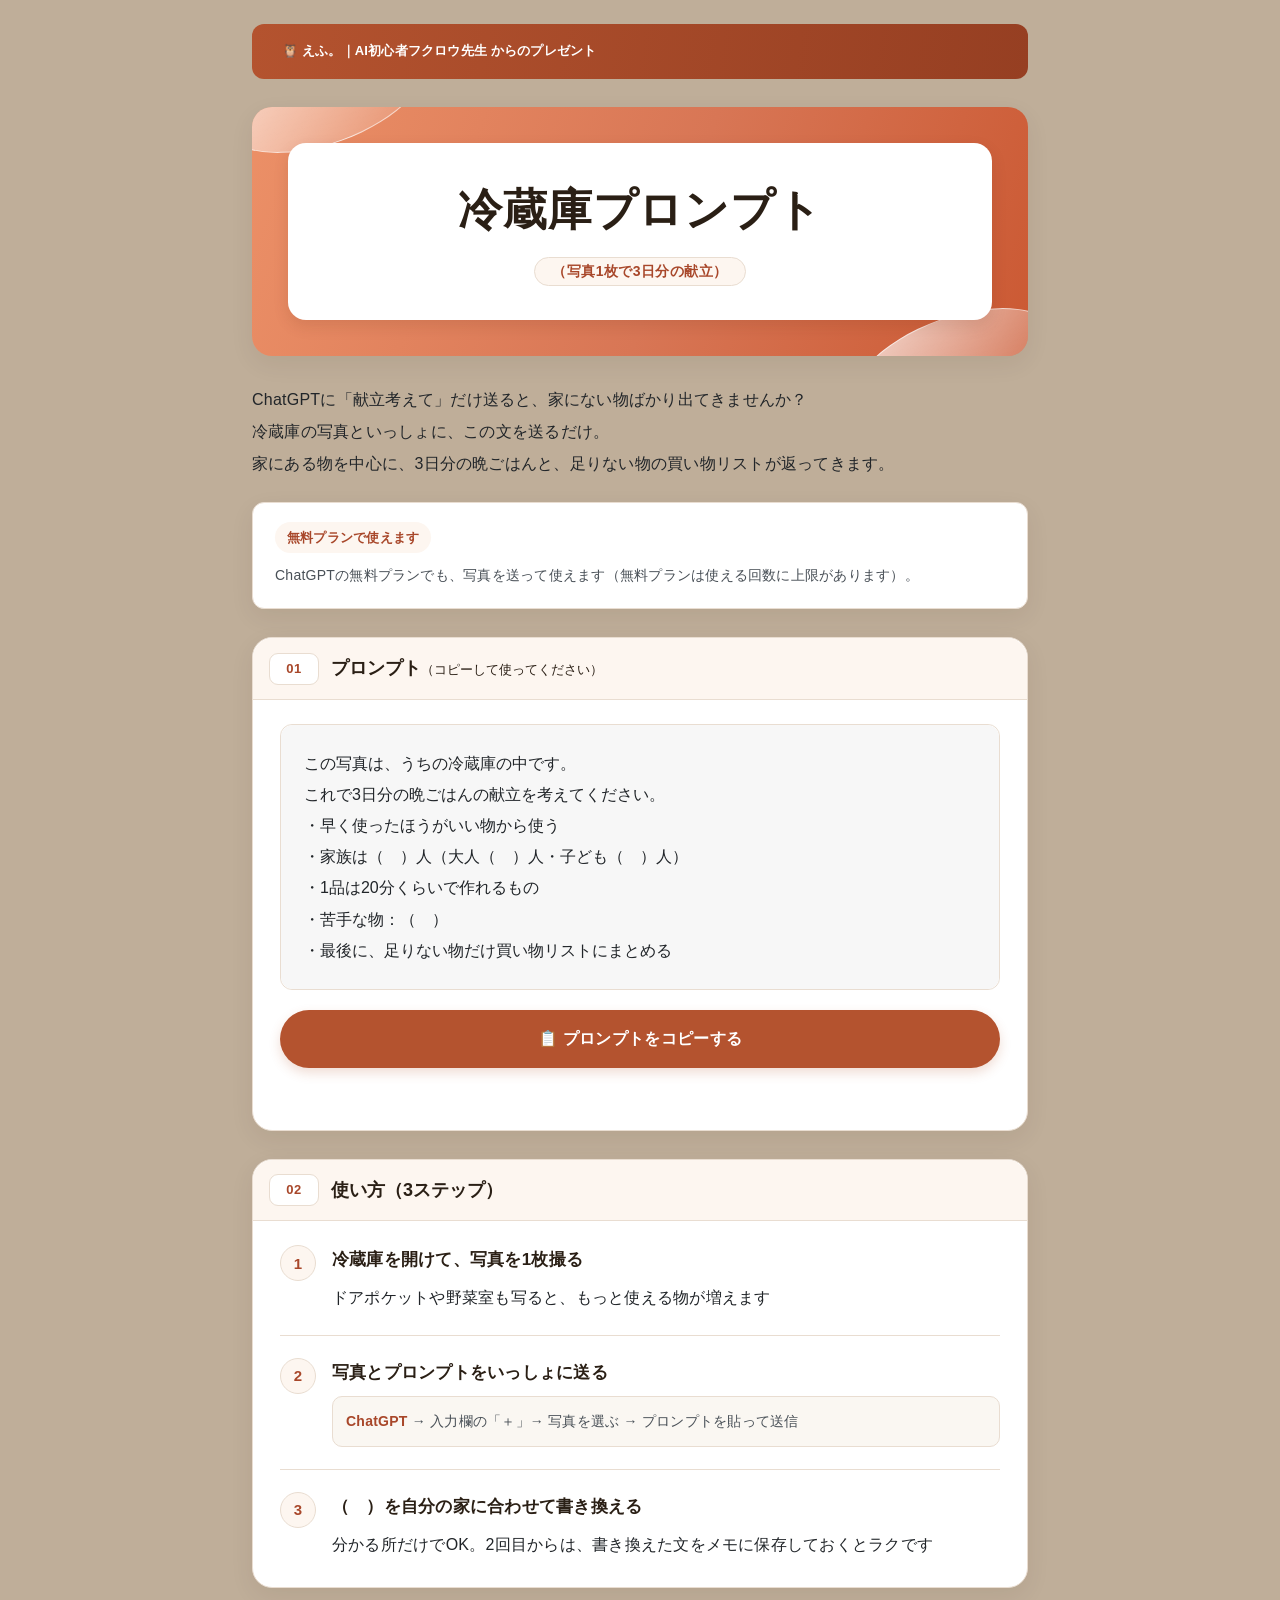
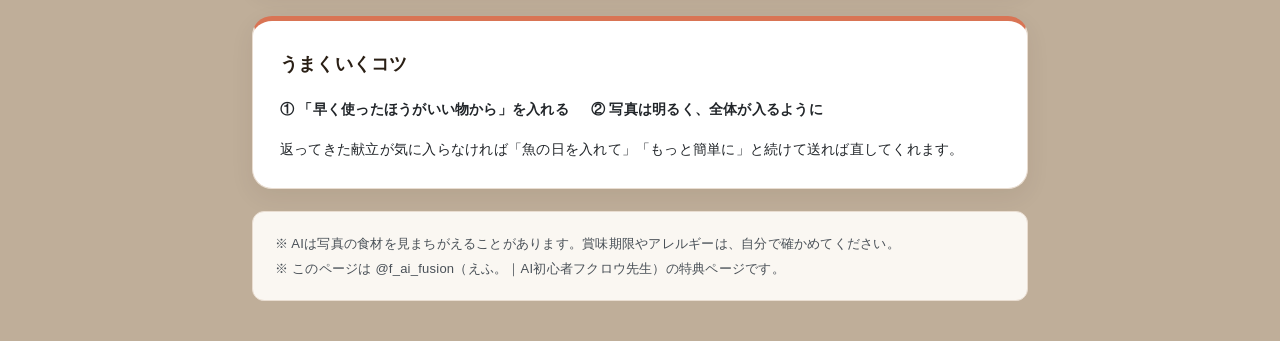
<file: reizouko.html>
<!DOCTYPE html>
<html lang="ja">
<head>
<meta charset="UTF-8">
<meta name="viewport" content="width=device-width, initial-scale=1.0">
<title>冷蔵庫プロンプト｜えふ。｜AI初心者フクロウ先生</title>
<style>
:root {
  --background:#BFAE99; --paper:#FFFFFF; --ink:#212529;
  --heading:#2A1F15; --sub:#495057; --accent:#D97454;
  --accent-text:#A8472A; --button:#B4532F; --button-hover:#963F22;
  --light:#FAF7F2; --panel:#F7F7F7; --highlight:#FDF6F0;
  --line:#E9DDD1; --radius:20px; --small-radius:12px;
  --warm-gradient:linear-gradient(110deg,#EC9067 0%,#D87655 54%,#CB5933 100%);
  --shadow:0 8px 24px rgb(42 31 21 / 7%);
}
* { box-sizing:border-box; }
html { scroll-behavior:smooth; -webkit-text-size-adjust:100%; }
body { margin:0; background:var(--background); color:var(--ink); font-family:"Hiragino Sans","Hiragino Kaku Gothic ProN","Yu Gothic",sans-serif; font-size:16px; line-height:1.95; letter-spacing:.015em; }
.wrap { max-width:840px; margin:0 auto; padding:0 32px 40px; }
.hero { margin:0 0 28px; }
.brand { margin:0 -32px 28px; padding:15px 30px; background:linear-gradient(100deg,#B4532F,#963F22); color:var(--paper); font-size:13px; font-weight:600; line-height:1.9; letter-spacing:.015em; }
.title-panel { position:relative; isolation:isolate; overflow:hidden; background:var(--warm-gradient); padding:28px; border-radius:var(--radius); box-shadow:var(--shadow); }
.title-panel:before,.title-panel:after { content:""; position:absolute; z-index:-1; pointer-events:none; border:1px solid rgb(255 255 255 / 60%); background:linear-gradient(145deg,rgb(255 255 255 / 75%),rgb(255 255 255 / 5%)); border-radius:50%; width:220px; height:110px; transform:rotate(-20deg); }
.title-panel:before { top:-75px; left:-40px; }
.title-panel:after { bottom:-73px; right:-40px; }
h1 { position:relative; background:var(--paper); color:var(--heading); margin:0; padding:30px 20px 26px; border-radius:18px; box-shadow:0 6px 15px rgb(92 42 19 / 13%); font-family:"Hiragino Maru Gothic ProN","Hiragino Sans",sans-serif; font-size:39px; font-weight:800; line-height:1.5; text-align:center; letter-spacing:.02em; }
.title-unit { display:inline-block; }
.title-note { display:table; margin:14px auto 0; padding:3px 17px; border:1px solid var(--line); border-radius:999px; color:var(--accent-text); background:var(--highlight); font-family:"Hiragino Sans",sans-serif; font-size:14px; font-weight:600; letter-spacing:.03em; }
.intro { margin:25px 0 0; font-size:16px; color:var(--ink); line-height:2; }
.free-note { background:var(--paper); border:1px solid var(--line); border-radius:var(--small-radius); padding:19px 22px; margin:22px 0 0; color:var(--sub); font-size:14px; line-height:1.95; box-shadow:var(--shadow); }
.free { display:table; margin-bottom:9px; padding:3px 12px; border-radius:999px; background:var(--highlight); color:var(--accent-text); font-size:13px; font-weight:700; }
.label-separator,.template-leading { display:none; }
.template-section,.steps-section { background:var(--paper); border:1px solid var(--line); border-radius:var(--radius); box-shadow:var(--shadow); padding:27px; }
h2 { display:flex; align-items:center; gap:12px; padding:14px 16px; margin:-27px -27px 24px; border-bottom:1px solid var(--line); border-radius:var(--radius) var(--radius) 0 0; background:var(--highlight); color:var(--heading); font-size:18px; font-weight:700; line-height:1.8; letter-spacing:0; }
h2:before { content:"01"; flex:0 0 auto; display:grid; place-items:center; min-width:36px; height:30px; padding:0 6px; border:1px solid var(--line); border-radius:9px; background:var(--paper); color:var(--accent-text); font-family:Arial,sans-serif; font-size:13px; font-weight:700; letter-spacing:.04em; }
.heading-note { display:inline-block; font-size:13px; font-weight:500; }
.template-shell { padding:0; border:1px solid var(--line); border-radius:var(--small-radius); overflow:hidden; }
.template { padding:23px; background:var(--panel); border-radius:var(--small-radius); white-space:pre-wrap; overflow-wrap:anywhere; font-size:16px; line-height:1.95; letter-spacing:0; outline-offset:-3px; }
.template:focus { outline:2px solid var(--accent-text); }
.copy-area { margin:20px 0 0; }
button { display:flex; align-items:center; justify-content:center; width:100%; min-height:56px; padding:15px 18px; border:1px solid transparent; border-radius:999px; background:var(--button); color:var(--paper); font-family:inherit; font-size:16px; font-weight:700; line-height:1.6; letter-spacing:.02em; box-shadow:0 5px 12px rgb(180 83 47 / 20%); cursor:pointer; touch-action:manipulation; transition:background .15s,box-shadow .15s; }
button:hover { background:var(--button-hover); box-shadow:0 6px 15px rgb(180 83 47 / 25%); }
button:focus-visible { outline:3px solid var(--heading); outline-offset:4px; }
button:disabled { cursor:wait; opacity:.8; }
.copy-feedback { min-height:27px; margin:8px 0 0; color:var(--accent-text); text-align:center; font-size:13px; line-height:1.8; letter-spacing:0; }
.copy-feedback:not(:empty) { display:flex; align-items:flex-start; justify-content:center; gap:7px; padding:10px 12px; border:1px solid var(--line); border-radius:var(--small-radius); background:var(--highlight); }
.copy-feedback:not(:empty):before { content:"✓"; flex:0 0 auto; font-weight:700; }
.copy-feedback[data-state="manual"] { color:var(--heading); background:var(--light); border-color:#BFAE99; }
.copy-feedback[data-state="manual"]:before { content:"↳"; }
.steps-section { margin-top:28px; }
.steps-section h2:before { content:"02"; }
.step { display:flex; gap:16px; margin:0; padding:22px 0; border-bottom:1px solid var(--line); }
.step:first-of-type { padding-top:0; }
.step:last-child { border:0; padding-bottom:0; }
.num { flex:0 0 36px; display:grid; place-items:center; height:36px; border-radius:50%; background:var(--highlight); color:var(--accent-text); border:1px solid var(--line); font-family:Arial,sans-serif; font-size:15px; font-weight:700; line-height:1; }
.step-content { min-width:0; flex:1; color:var(--ink); font-size:16px; line-height:1.95; }
.step b { display:block; color:var(--heading); font-size:17px; line-height:1.8; margin-bottom:6px; font-weight:700; }
.step b + br,.setting-path + br { display:none; }
.setting-path { display:block; padding:11px 13px; margin-top:8px; border:1px solid var(--line); border-radius:10px; background:var(--light); color:var(--sub); font-size:14px; line-height:1.9; overflow-wrap:anywhere; }
.app-name { color:var(--accent-text); font-weight:700; }
.card { margin:28px 0 22px; padding:25px 27px; border:1px solid var(--line); border-top:5px solid var(--accent); border-radius:var(--radius); background:var(--paper); box-shadow:var(--shadow); color:var(--ink); font-size:14px; line-height:2; }
.card b { display:inline-block; margin-bottom:13px; color:var(--heading); font-size:18px; font-weight:700; }
.summary-items { display:grid; grid-template-columns:minmax(0,1fr); gap:6px; margin:0 0 12px; }
.summary-items span { display:block; font-size:14px; font-weight:600; line-height:2; }
.summary-items .summary-separator { display:none; }
.small { margin:0; padding:19px 22px; border:1px solid var(--line); border-radius:var(--small-radius); background:var(--light); color:var(--sub); font-size:13px; line-height:1.95; overflow-wrap:anywhere; }
@media(min-width:860px) { .wrap { padding-top:24px; } .brand { border-radius:12px; margin:0 0 28px; } .title-panel { padding:36px; } h1 { font-size:44px; padding:34px 20px; } .intro { margin-top:28px; } .summary-items { display:flex; gap:0 22px; } }
@media(max-width:560px) {
  .wrap { padding:0 16px 28px; }
  .brand { margin:0 -16px 22px; padding:13px 18px; font-size:13px; line-height:1.9; letter-spacing:0; }
  .hero { margin-bottom:22px; }
  .title-panel { padding:20px 15px; border-radius:16px; }
  h1 { padding:24px 12px 22px; border-radius:13px; font-size:30px; line-height:1.5; letter-spacing:.01em; }
  .title-note { font-size:13px; margin-top:12px; padding:3px 13px; }
  .intro { margin-top:22px; font-size:16px; line-height:1.95; letter-spacing:0; }
  .free-note { padding:17px 18px; margin-top:19px; font-size:13px; line-height:1.95; letter-spacing:0; }
  .template-section,.steps-section { padding:19px; border-radius:16px; }
  h2 { margin:-19px -19px 19px; padding:14px 14px; gap:9px; font-size:16px; border-radius:16px 16px 0 0; line-height:1.8; }
  h2:before { min-width:31px; height:29px; font-size:13px; }
  .template { padding:15px 14px 18px; font-size:16px; line-height:1.9; }
  .copy-area { margin-top:17px; }
  button { min-height:56px; padding:15px 10px; font-size:15px; letter-spacing:0; }
  .steps-section { margin-top:22px; }
  .step { gap:11px; padding:20px 0; }
  .num { flex-basis:31px; height:31px; font-size:14px; }
  .step b { font-size:15px; }
  .setting-path { padding:10px 11px; font-size:14px; }
  .card { margin:22px 0 20px; padding:21px 20px; border-radius:16px; font-size:13px; }
  .card b { font-size:17px; margin-bottom:12px; }
  .small { padding:17px 18px; font-size:13px; line-height:2; }
}
@media(prefers-reduced-motion:reduce) { html { scroll-behavior:auto; } button { transition:none; } }
@media print { body { background:white; } .wrap { max-width:none; padding:0; } button,.copy-feedback { display:none; } .hero,.template-section,.step,.card { break-inside:avoid; } .template-section,.steps-section,.card { box-shadow:none; } }

</style>
</head>
<body>
<div class="wrap">
<header class="hero">
<p class="brand">🦉 えふ。｜AI初心者フクロウ先生 からのプレゼント</p>
<div class="title-panel"><h1><span class="title-unit">冷蔵庫</span><span class="title-unit">プロンプト</span><span class="title-note">（写真1枚で3日分の献立）</span></h1></div>
<p class="intro">ChatGPTに「献立考えて」だけ送ると、家にない物ばかり出てきませんか？<br>
冷蔵庫の写真といっしょに、この文を送るだけ。<br>
家にある物を中心に、3日分の晩ごはんと、足りない物の買い物リストが返ってきます。</p>
<p class="free-note"><span class="free">無料プランで使えます</span><span class="label-separator" aria-hidden="true">　</span>ChatGPTの無料プランでも、写真を送って使えます（無料プランは使える回数に上限があります）。</p>

</header>
<section class="template-section">
<h2><span>プロンプト<span class="heading-note">（コピーして使ってください）</span></span></h2>
<div class="template-shell"><div class="template" id="tpl" tabindex="-1"><span class="template-leading" hidden aria-hidden="true">
</span>この写真は、うちの冷蔵庫の中です。
これで3日分の晩ごはんの献立を考えてください。
・早く使ったほうがいい物から使う
・家族は（　）人（大人（　）人・子ども（　）人）
・1品は20分くらいで作れるもの
・苦手な物：（　）
・最後に、足りない物だけ買い物リストにまとめる</div></div>
<p class="copy-area"><button id="copy-button" type="button" onclick="copyTpl()">📋 プロンプトをコピーする</button></p>
<p class="copy-feedback" id="copy-status" role="status" aria-live="polite" aria-atomic="true"></p>
</section>

<section class="steps-section"><h2>使い方（3ステップ）</h2>
<div class="step"><div class="num">1</div><div class="step-content"><b>冷蔵庫を開けて、写真を1枚撮る</b><br>ドアポケットや野菜室も写ると、もっと使える物が増えます</div></div>
<div class="step"><div class="num">2</div><div class="step-content"><b>写真とプロンプトをいっしょに送る</b><br><span class="setting-path"><span class="app-name">ChatGPT</span> → 入力欄の「＋」→ 写真を選ぶ → プロンプトを貼って送信</span></div></div>
<div class="step"><div class="num">3</div><div class="step-content"><b>（　）を自分の家に合わせて書き換える</b><br>分かる所だけでOK。2回目からは、書き換えた文をメモに保存しておくとラクです</div></div>

</section>
<div class="card">
<b>うまくいくコツ</b><br>
<span class="summary-items"><span class="summary-item">① 「早く使ったほうがいい物から」を入れる</span><span class="summary-separator" aria-hidden="true">　</span><span class="summary-item">② 写真は明るく、全体が入るように</span></span>
返ってきた献立が気に入らなければ「魚の日を入れて」「もっと簡単に」と続けて送れば直してくれます。
</div>

<p class="small">※ AIは写真の食材を見まちがえることがあります。賞味期限やアレルギーは、自分で確かめてください。<br>
※ このページは @f_ai_fusion（えふ。｜AI初心者フクロウ先生）の特典ページです。</p>
</div>
<script>

function legacyCopy(text) {
  var input = document.createElement('textarea');
  input.value = text;
  input.setAttribute('readonly', '');
  input.setAttribute('aria-hidden', 'true');
  input.style.cssText = 'position:fixed;left:-9999px;top:0;opacity:0;font-size:16px;';
  document.body.appendChild(input);
  var active = document.activeElement;
  var x = window.scrollX, y = window.scrollY;
  var copied = false;
  try {
    input.focus();
    input.select();
    input.setSelectionRange(0, input.value.length);
    copied = document.execCommand('copy');
  } catch (error) {
    copied = false;
  } finally {
    input.remove();
    if (active && active.focus) active.focus({preventScroll:true});
    window.scrollTo(x, y);
  }
  return copied;
}

async function copyTpl() {
  var template = document.getElementById('tpl');
  var button = document.getElementById('copy-button');
  var status = document.getElementById('copy-status');
  var text = template.textContent.replace(/^\r?\n/, '');
  var copied = false;
  button.disabled = true;
  status.textContent = '';
  status.removeAttribute('data-state');
  try {
    if (navigator.clipboard && typeof navigator.clipboard.writeText === 'function') {
      try {
        await navigator.clipboard.writeText(text);
        copied = true;
      } catch (error) {
        copied = legacyCopy(text);
      }
    } else {
      copied = legacyCopy(text);
    }
  } finally {
    button.disabled = false;
  }
  if (copied) {
    status.dataset.state = 'success';
    status.textContent = 'コピーしました。写真といっしょにChatGPTに貼ってください';
  } else {
    var range = document.createRange();
    range.selectNodeContents(template);
    var selection = window.getSelection();
    selection.removeAllRanges();
    selection.addRange(range);
    template.focus();
    status.dataset.state = 'manual';
    status.textContent = '長押ししてコピーしてください';
  }
}

</script>
</body>
</html>
</file>
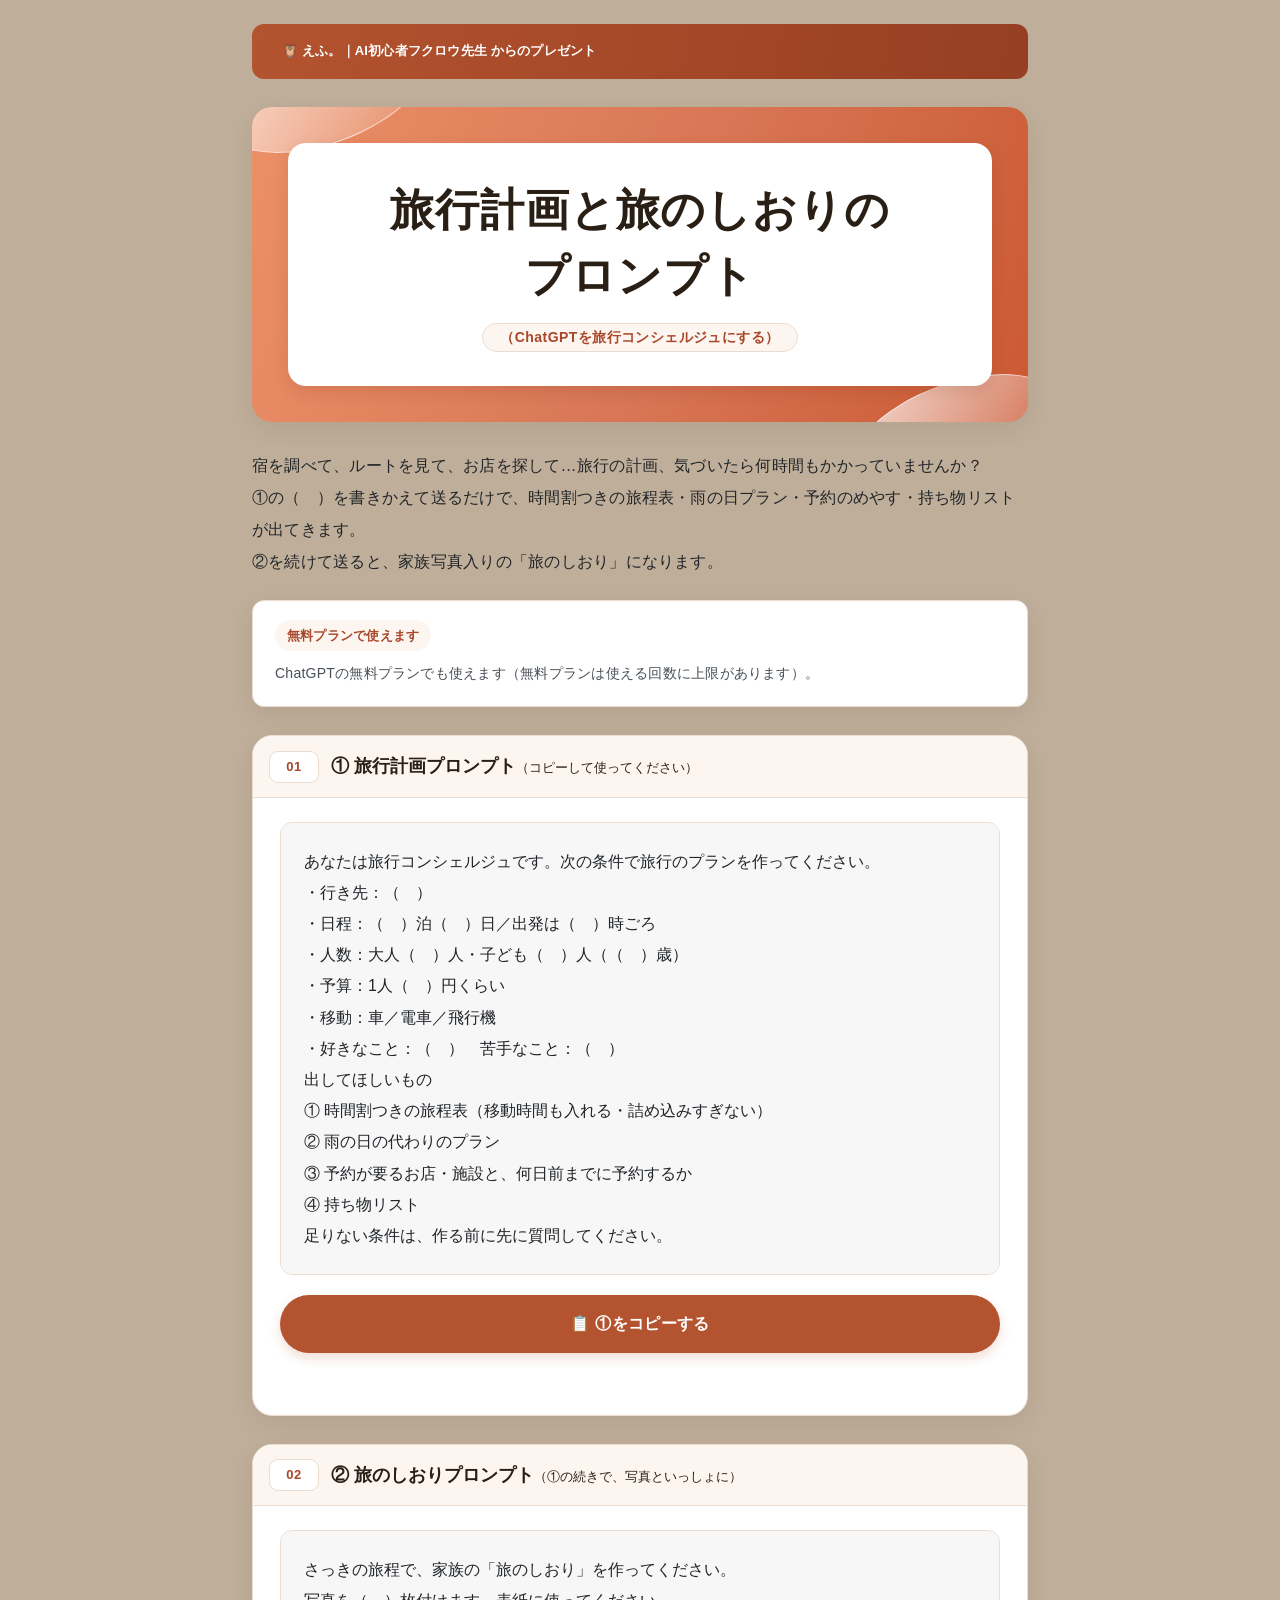
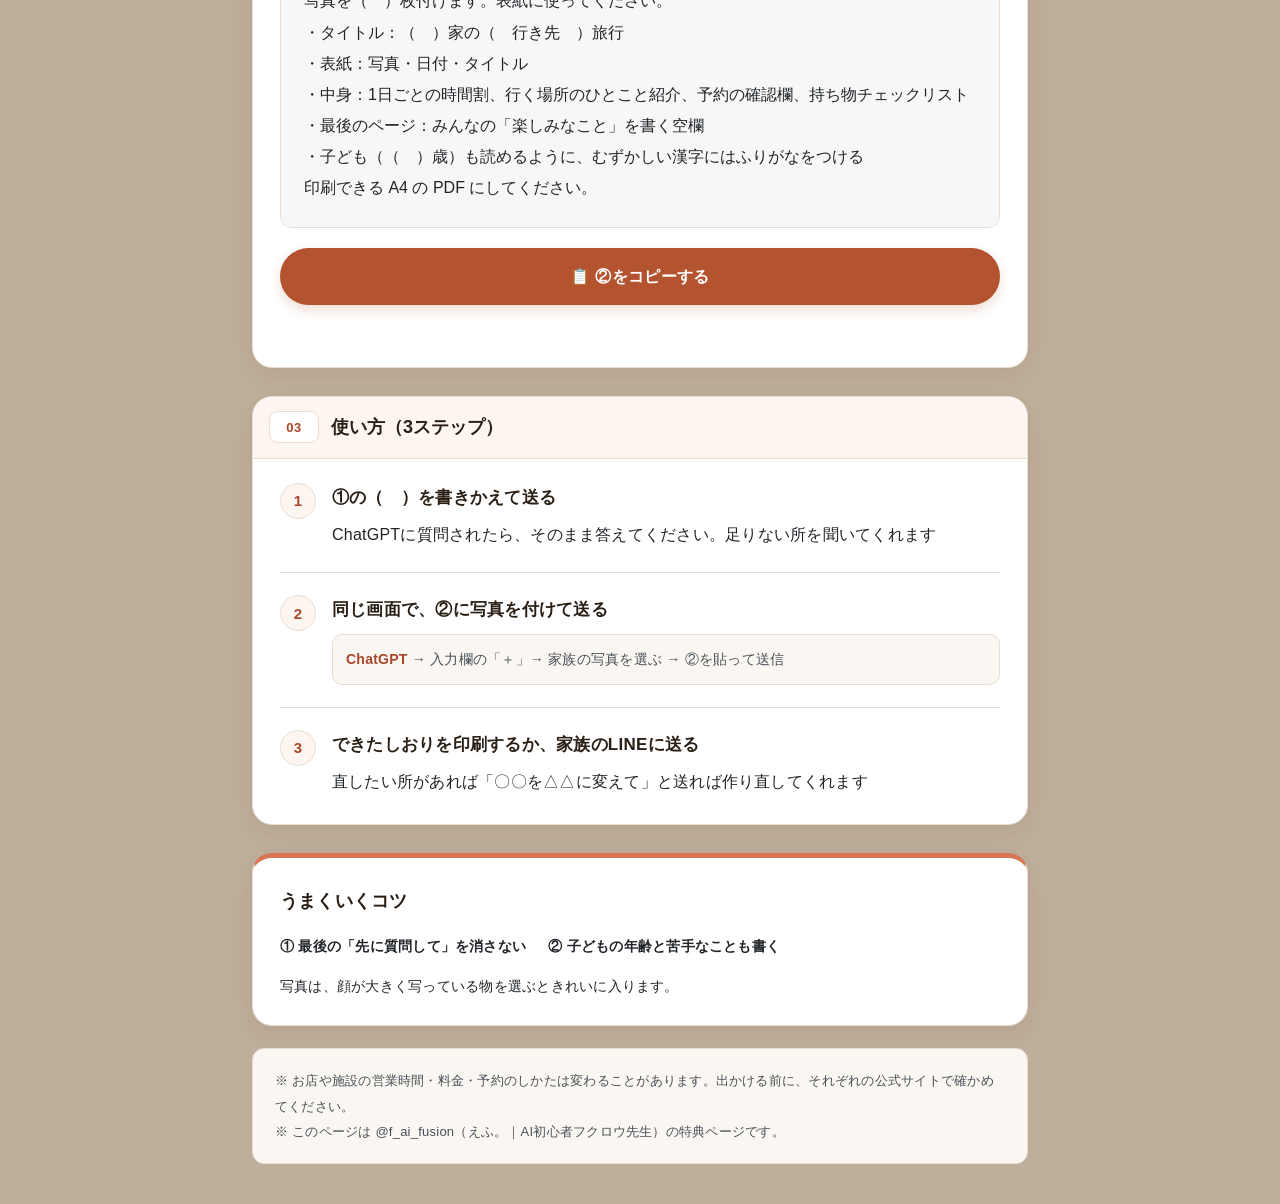
<file: ryokou.html>
<!DOCTYPE html>
<html lang="ja">
<head>
<meta charset="UTF-8">
<meta name="viewport" content="width=device-width, initial-scale=1.0">
<title>旅行計画と旅のしおりのプロンプト｜えふ。｜AI初心者フクロウ先生</title>
<style>
:root {
  --background:#BFAE99; --paper:#FFFFFF; --ink:#212529;
  --heading:#2A1F15; --sub:#495057; --accent:#D97454;
  --accent-text:#A8472A; --button:#B4532F; --button-hover:#963F22;
  --light:#FAF7F2; --panel:#F7F7F7; --highlight:#FDF6F0;
  --line:#E9DDD1; --radius:20px; --small-radius:12px;
  --warm-gradient:linear-gradient(110deg,#EC9067 0%,#D87655 54%,#CB5933 100%);
  --shadow:0 8px 24px rgb(42 31 21 / 7%);
}
* { box-sizing:border-box; }
html { scroll-behavior:smooth; -webkit-text-size-adjust:100%; }
body { margin:0; background:var(--background); color:var(--ink); font-family:"Hiragino Sans","Hiragino Kaku Gothic ProN","Yu Gothic",sans-serif; font-size:16px; line-height:1.95; letter-spacing:.015em; }
.wrap { max-width:840px; margin:0 auto; padding:0 32px 40px; }
.hero { margin:0 0 28px; }
.brand { margin:0 -32px 28px; padding:15px 30px; background:linear-gradient(100deg,#B4532F,#963F22); color:var(--paper); font-size:13px; font-weight:600; line-height:1.9; letter-spacing:.015em; }
.title-panel { position:relative; isolation:isolate; overflow:hidden; background:var(--warm-gradient); padding:28px; border-radius:var(--radius); box-shadow:var(--shadow); }
.title-panel:before,.title-panel:after { content:""; position:absolute; z-index:-1; pointer-events:none; border:1px solid rgb(255 255 255 / 60%); background:linear-gradient(145deg,rgb(255 255 255 / 75%),rgb(255 255 255 / 5%)); border-radius:50%; width:220px; height:110px; transform:rotate(-20deg); }
.title-panel:before { top:-75px; left:-40px; }
.title-panel:after { bottom:-73px; right:-40px; }
h1 { position:relative; background:var(--paper); color:var(--heading); margin:0; padding:30px 20px 26px; border-radius:18px; box-shadow:0 6px 15px rgb(92 42 19 / 13%); font-family:"Hiragino Maru Gothic ProN","Hiragino Sans",sans-serif; font-size:39px; font-weight:800; line-height:1.5; text-align:center; letter-spacing:.02em; }
.title-unit { display:inline-block; }
.title-note { display:table; margin:14px auto 0; padding:3px 17px; border:1px solid var(--line); border-radius:999px; color:var(--accent-text); background:var(--highlight); font-family:"Hiragino Sans",sans-serif; font-size:14px; font-weight:600; letter-spacing:.03em; }
.intro { margin:25px 0 0; font-size:16px; color:var(--ink); line-height:2; }
.free-note { background:var(--paper); border:1px solid var(--line); border-radius:var(--small-radius); padding:19px 22px; margin:22px 0 0; color:var(--sub); font-size:14px; line-height:1.95; box-shadow:var(--shadow); }
.free { display:table; margin-bottom:9px; padding:3px 12px; border-radius:999px; background:var(--highlight); color:var(--accent-text); font-size:13px; font-weight:700; }
.label-separator,.template-leading { display:none; }
.template-section,.steps-section { background:var(--paper); border:1px solid var(--line); border-radius:var(--radius); box-shadow:var(--shadow); padding:27px; }
h2 { display:flex; align-items:center; gap:12px; padding:14px 16px; margin:-27px -27px 24px; border-bottom:1px solid var(--line); border-radius:var(--radius) var(--radius) 0 0; background:var(--highlight); color:var(--heading); font-size:18px; font-weight:700; line-height:1.8; letter-spacing:0; }
h2:before { content:"01"; flex:0 0 auto; display:grid; place-items:center; min-width:36px; height:30px; padding:0 6px; border:1px solid var(--line); border-radius:9px; background:var(--paper); color:var(--accent-text); font-family:Arial,sans-serif; font-size:13px; font-weight:700; letter-spacing:.04em; }
.heading-note { display:inline-block; font-size:13px; font-weight:500; }
.template-shell { padding:0; border:1px solid var(--line); border-radius:var(--small-radius); overflow:hidden; }
.template { padding:23px; background:var(--panel); border-radius:var(--small-radius); white-space:pre-wrap; overflow-wrap:anywhere; font-size:16px; line-height:1.95; letter-spacing:0; outline-offset:-3px; }
.template:focus { outline:2px solid var(--accent-text); }
.copy-area { margin:20px 0 0; }
button { display:flex; align-items:center; justify-content:center; width:100%; min-height:56px; padding:15px 18px; border:1px solid transparent; border-radius:999px; background:var(--button); color:var(--paper); font-family:inherit; font-size:16px; font-weight:700; line-height:1.6; letter-spacing:.02em; box-shadow:0 5px 12px rgb(180 83 47 / 20%); cursor:pointer; touch-action:manipulation; transition:background .15s,box-shadow .15s; }
button:hover { background:var(--button-hover); box-shadow:0 6px 15px rgb(180 83 47 / 25%); }
button:focus-visible { outline:3px solid var(--heading); outline-offset:4px; }
button:disabled { cursor:wait; opacity:.8; }
.copy-feedback { min-height:27px; margin:8px 0 0; color:var(--accent-text); text-align:center; font-size:13px; line-height:1.8; letter-spacing:0; }
.copy-feedback:not(:empty) { display:flex; align-items:flex-start; justify-content:center; gap:7px; padding:10px 12px; border:1px solid var(--line); border-radius:var(--small-radius); background:var(--highlight); }
.copy-feedback:not(:empty):before { content:"✓"; flex:0 0 auto; font-weight:700; }
.copy-feedback[data-state="manual"] { color:var(--heading); background:var(--light); border-color:#BFAE99; }
.copy-feedback[data-state="manual"]:before { content:"↳"; }
.steps-section { margin-top:28px; }
.steps-section h2:before { content:"03"; }
.template-section + .template-section { margin-top:28px; }
#sec2 h2:before { content:"02"; }
.step { display:flex; gap:16px; margin:0; padding:22px 0; border-bottom:1px solid var(--line); }
.step:first-of-type { padding-top:0; }
.step:last-child { border:0; padding-bottom:0; }
.num { flex:0 0 36px; display:grid; place-items:center; height:36px; border-radius:50%; background:var(--highlight); color:var(--accent-text); border:1px solid var(--line); font-family:Arial,sans-serif; font-size:15px; font-weight:700; line-height:1; }
.step-content { min-width:0; flex:1; color:var(--ink); font-size:16px; line-height:1.95; }
.step b { display:block; color:var(--heading); font-size:17px; line-height:1.8; margin-bottom:6px; font-weight:700; }
.step b + br,.setting-path + br { display:none; }
.setting-path { display:block; padding:11px 13px; margin-top:8px; border:1px solid var(--line); border-radius:10px; background:var(--light); color:var(--sub); font-size:14px; line-height:1.9; overflow-wrap:anywhere; }
.app-name { color:var(--accent-text); font-weight:700; }
.card { margin:28px 0 22px; padding:25px 27px; border:1px solid var(--line); border-top:5px solid var(--accent); border-radius:var(--radius); background:var(--paper); box-shadow:var(--shadow); color:var(--ink); font-size:14px; line-height:2; }
.card b { display:inline-block; margin-bottom:13px; color:var(--heading); font-size:18px; font-weight:700; }
.summary-items { display:grid; grid-template-columns:minmax(0,1fr); gap:6px; margin:0 0 12px; }
.summary-items span { display:block; font-size:14px; font-weight:600; line-height:2; }
.summary-items .summary-separator { display:none; }
.small { margin:0; padding:19px 22px; border:1px solid var(--line); border-radius:var(--small-radius); background:var(--light); color:var(--sub); font-size:13px; line-height:1.95; overflow-wrap:anywhere; }
@media(min-width:860px) { .wrap { padding-top:24px; } .brand { border-radius:12px; margin:0 0 28px; } .title-panel { padding:36px; } h1 { font-size:44px; padding:34px 20px; } .intro { margin-top:28px; } .summary-items { display:flex; gap:0 22px; } }
@media(max-width:560px) {
  .wrap { padding:0 16px 28px; }
  .brand { margin:0 -16px 22px; padding:13px 18px; font-size:13px; line-height:1.9; letter-spacing:0; }
  .hero { margin-bottom:22px; }
  .title-panel { padding:20px 15px; border-radius:16px; }
  h1 { padding:24px 12px 22px; border-radius:13px; font-size:30px; line-height:1.5; letter-spacing:.01em; }
  .title-note { font-size:13px; margin-top:12px; padding:3px 13px; }
  .intro { margin-top:22px; font-size:16px; line-height:1.95; letter-spacing:0; }
  .free-note { padding:17px 18px; margin-top:19px; font-size:13px; line-height:1.95; letter-spacing:0; }
  .template-section,.steps-section { padding:19px; border-radius:16px; }
  h2 { margin:-19px -19px 19px; padding:14px 14px; gap:9px; font-size:16px; border-radius:16px 16px 0 0; line-height:1.8; }
  h2:before { min-width:31px; height:29px; font-size:13px; }
  .template { padding:15px 14px 18px; font-size:16px; line-height:1.9; }
  .copy-area { margin-top:17px; }
  button { min-height:56px; padding:15px 10px; font-size:15px; letter-spacing:0; }
  .steps-section { margin-top:22px; }
  .step { gap:11px; padding:20px 0; }
  .num { flex-basis:31px; height:31px; font-size:14px; }
  .step b { font-size:15px; }
  .setting-path { padding:10px 11px; font-size:14px; }
  .card { margin:22px 0 20px; padding:21px 20px; border-radius:16px; font-size:13px; }
  .card b { font-size:17px; margin-bottom:12px; }
  .small { padding:17px 18px; font-size:13px; line-height:2; }
}
@media(prefers-reduced-motion:reduce) { html { scroll-behavior:auto; } button { transition:none; } }
@media print { body { background:white; } .wrap { max-width:none; padding:0; } button,.copy-feedback { display:none; } .hero,.template-section,.step,.card { break-inside:avoid; } .template-section,.steps-section,.card { box-shadow:none; } }

</style>
</head>
<body>
<div class="wrap">
<header class="hero">
<p class="brand">🦉 えふ。｜AI初心者フクロウ先生 からのプレゼント</p>
<div class="title-panel"><h1><span class="title-unit">旅行計画と</span><span class="title-unit">旅のしおりの</span><span class="title-unit">プロンプト</span><span class="title-note">（ChatGPTを旅行コンシェルジュにする）</span></h1></div>
<p class="intro">宿を調べて、ルートを見て、お店を探して…旅行の計画、気づいたら何時間もかかっていませんか？<br>
①の（　）を書きかえて送るだけで、時間割つきの旅程表・雨の日プラン・予約のめやす・持ち物リストが出てきます。<br>
②を続けて送ると、家族写真入りの「旅のしおり」になります。</p>
<p class="free-note"><span class="free">無料プランで使えます</span><span class="label-separator" aria-hidden="true">　</span>ChatGPTの無料プランでも使えます（無料プランは使える回数に上限があります）。</p>
</header>
<section class="template-section">
<h2><span>① 旅行計画プロンプト<span class="heading-note">（コピーして使ってください）</span></span></h2>
<div class="template-shell"><div class="template" id="tpl1" tabindex="-1">あなたは旅行コンシェルジュです。次の条件で旅行のプランを作ってください。
・行き先：（　）
・日程：（　）泊（　）日／出発は（　）時ごろ
・人数：大人（　）人・子ども（　）人（（　）歳）
・予算：1人（　）円くらい
・移動：車／電車／飛行機
・好きなこと：（　）　苦手なこと：（　）
出してほしいもの
① 時間割つきの旅程表（移動時間も入れる・詰め込みすぎない）
② 雨の日の代わりのプラン
③ 予約が要るお店・施設と、何日前までに予約するか
④ 持ち物リスト
足りない条件は、作る前に先に質問してください。</div></div>
<p class="copy-area"><button id="copy-button1" type="button" onclick="copyTpl(1)">📋 ①をコピーする</button></p>
<p class="copy-feedback" id="copy-status1" role="status" aria-live="polite" aria-atomic="true"></p>
</section>
<section class="template-section" id="sec2">
<h2><span>② 旅のしおりプロンプト<span class="heading-note">（①の続きで、写真といっしょに）</span></span></h2>
<div class="template-shell"><div class="template" id="tpl2" tabindex="-1">さっきの旅程で、家族の「旅のしおり」を作ってください。
写真を（　）枚付けます。表紙に使ってください。
・タイトル：（　）家の（　行き先　）旅行
・表紙：写真・日付・タイトル
・中身：1日ごとの時間割、行く場所のひとこと紹介、予約の確認欄、持ち物チェックリスト
・最後のページ：みんなの「楽しみなこと」を書く空欄
・子ども（（　）歳）も読めるように、むずかしい漢字にはふりがなをつける
印刷できる A4 の PDF にしてください。</div></div>
<p class="copy-area"><button id="copy-button2" type="button" onclick="copyTpl(2)">📋 ②をコピーする</button></p>
<p class="copy-feedback" id="copy-status2" role="status" aria-live="polite" aria-atomic="true"></p>
</section>

<section class="steps-section"><h2>使い方（3ステップ）</h2>
<div class="step"><div class="num">1</div><div class="step-content"><b>①の（　）を書きかえて送る</b><br>ChatGPTに質問されたら、そのまま答えてください。足りない所を聞いてくれます</div></div>
<div class="step"><div class="num">2</div><div class="step-content"><b>同じ画面で、②に写真を付けて送る</b><br><span class="setting-path"><span class="app-name">ChatGPT</span> → 入力欄の「＋」→ 家族の写真を選ぶ → ②を貼って送信</span></div></div>
<div class="step"><div class="num">3</div><div class="step-content"><b>できたしおりを印刷するか、家族のLINEに送る</b><br>直したい所があれば「〇〇を△△に変えて」と送れば作り直してくれます</div></div>
</section>
<div class="card">
<b>うまくいくコツ</b><br>
<span class="summary-items"><span class="summary-item">① 最後の「先に質問して」を消さない</span><span class="summary-separator" aria-hidden="true">　</span><span class="summary-item">② 子どもの年齢と苦手なことも書く</span></span>
写真は、顔が大きく写っている物を選ぶときれいに入ります。
</div>

<p class="small">※ お店や施設の営業時間・料金・予約のしかたは変わることがあります。出かける前に、それぞれの公式サイトで確かめてください。<br>
※ このページは @f_ai_fusion（えふ。｜AI初心者フクロウ先生）の特典ページです。</p>
</div>
<script>

function legacyCopy(text) {
  var input = document.createElement('textarea');
  input.value = text;
  input.setAttribute('readonly', '');
  input.setAttribute('aria-hidden', 'true');
  input.style.cssText = 'position:fixed;left:-9999px;top:0;opacity:0;font-size:16px;';
  document.body.appendChild(input);
  var active = document.activeElement;
  var x = window.scrollX, y = window.scrollY;
  var copied = false;
  try {
    input.focus();
    input.select();
    input.setSelectionRange(0, input.value.length);
    copied = document.execCommand('copy');
  } catch (error) {
    copied = false;
  } finally {
    input.remove();
    if (active && active.focus) active.focus({preventScroll:true});
    window.scrollTo(x, y);
  }
  return copied;
}

async function copyTpl(n) {
  var template = document.getElementById('tpl' + n);
  var button = document.getElementById('copy-button' + n);
  var status = document.getElementById('copy-status' + n);
  var text = template.textContent.replace(/^\r?\n/, '');
  var copied = false;
  button.disabled = true;
  status.textContent = '';
  status.removeAttribute('data-state');
  try {
    if (navigator.clipboard && typeof navigator.clipboard.writeText === 'function') {
      try {
        await navigator.clipboard.writeText(text);
        copied = true;
      } catch (error) {
        copied = legacyCopy(text);
      }
    } else {
      copied = legacyCopy(text);
    }
  } finally {
    button.disabled = false;
  }
  if (copied) {
    status.dataset.state = 'success';
    status.textContent = (n === 1 ? 'コピーしました。（　）を書きかえてChatGPTに送ってください' : 'コピーしました。家族の写真といっしょにChatGPTに貼ってください');
  } else {
    var range = document.createRange();
    range.selectNodeContents(template);
    var selection = window.getSelection();
    selection.removeAllRanges();
    selection.addRange(range);
    template.focus();
    status.dataset.state = 'manual';
    status.textContent = '長押ししてコピーしてください';
  }
}

</script>
</body>
</html>
</file>
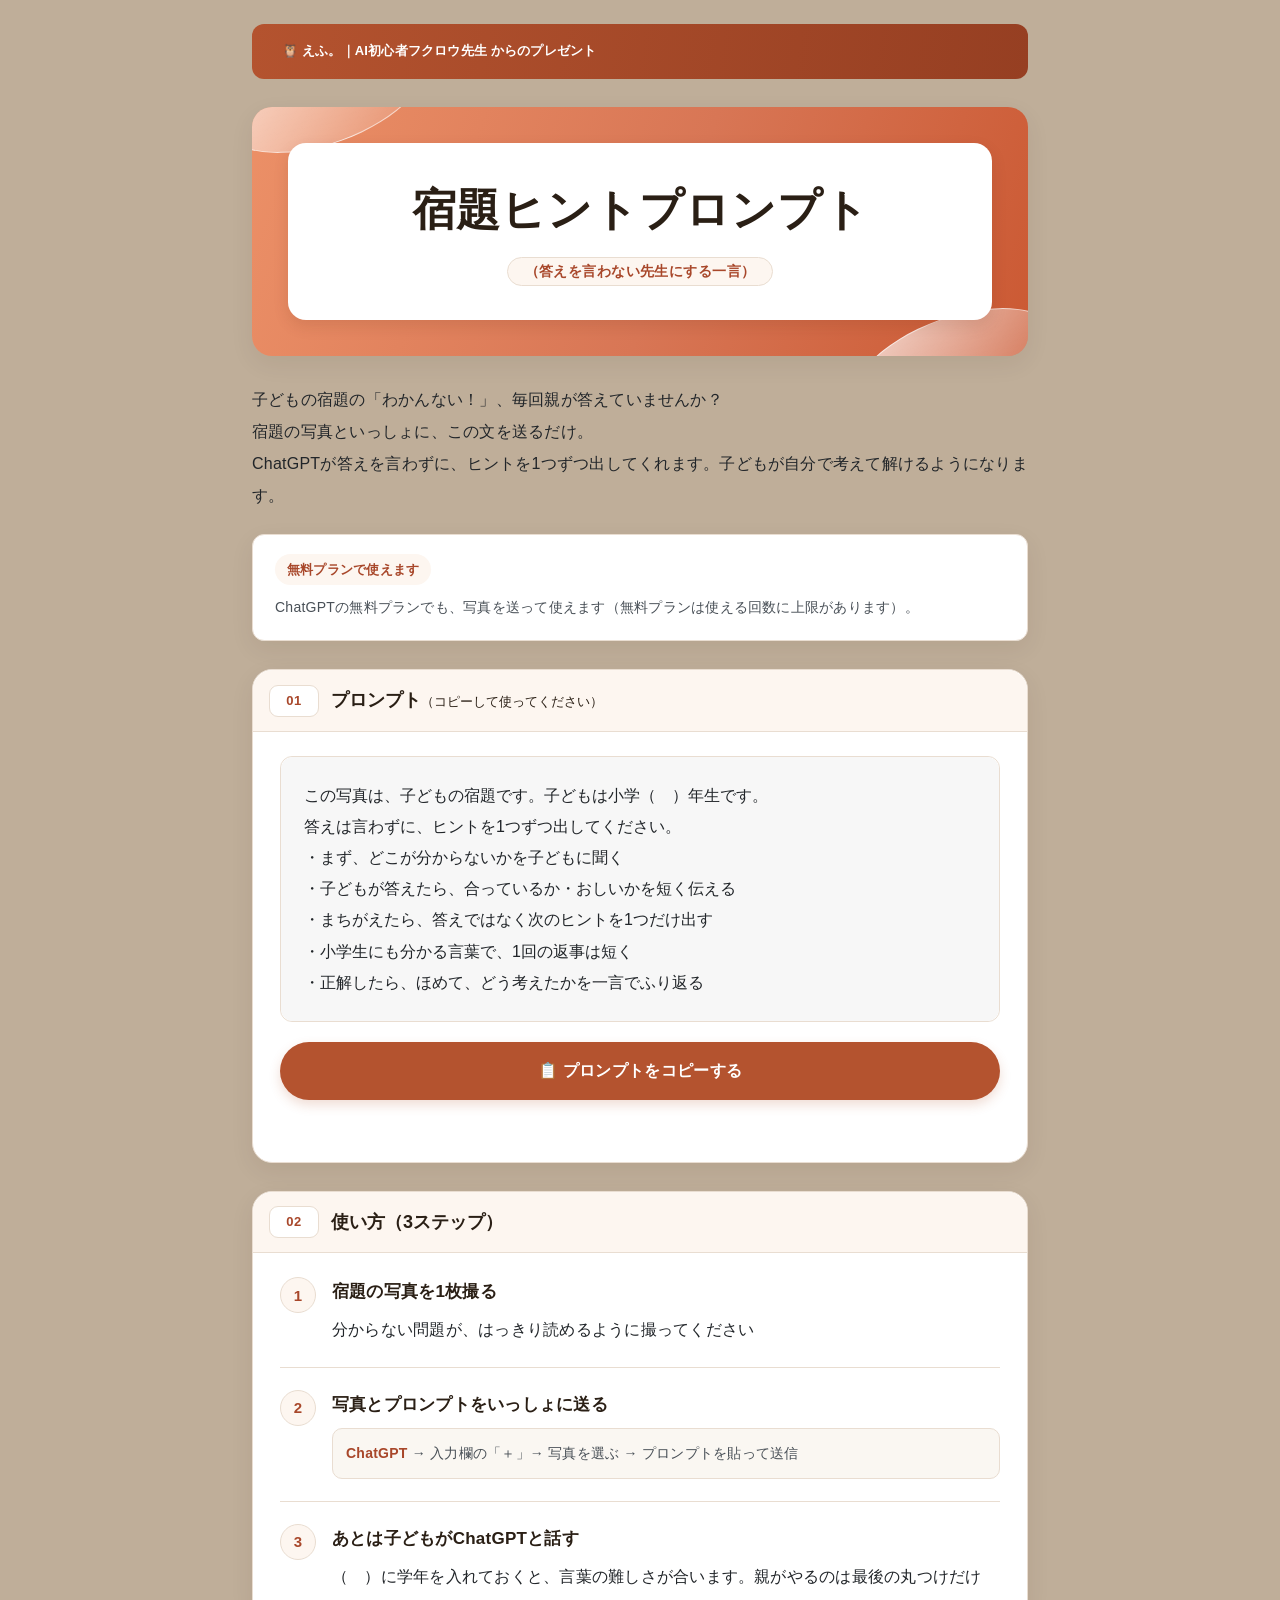
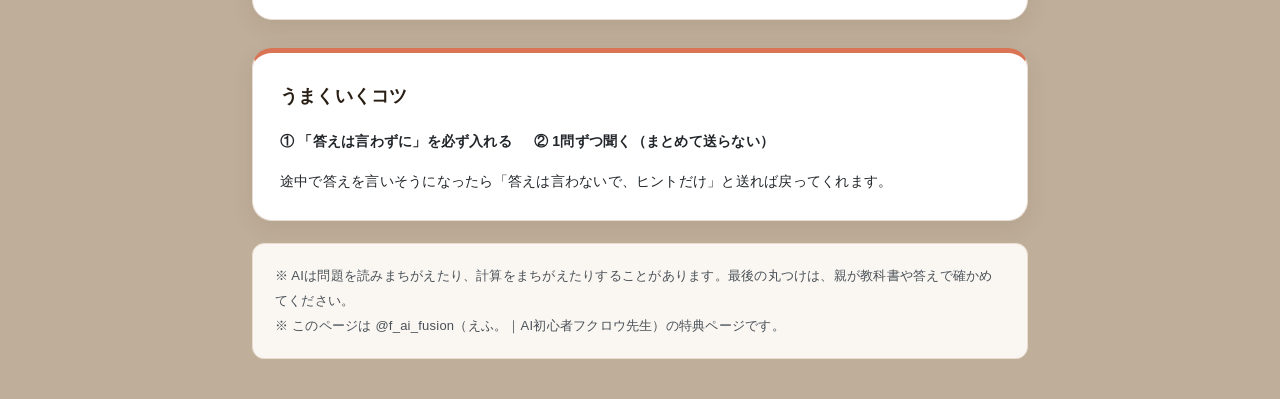
<file: shukudai.html>
<!DOCTYPE html>
<html lang="ja">
<head>
<meta charset="UTF-8">
<meta name="viewport" content="width=device-width, initial-scale=1.0">
<title>宿題ヒントプロンプト｜えふ。｜AI初心者フクロウ先生</title>
<style>
:root {
  --background:#BFAE99; --paper:#FFFFFF; --ink:#212529;
  --heading:#2A1F15; --sub:#495057; --accent:#D97454;
  --accent-text:#A8472A; --button:#B4532F; --button-hover:#963F22;
  --light:#FAF7F2; --panel:#F7F7F7; --highlight:#FDF6F0;
  --line:#E9DDD1; --radius:20px; --small-radius:12px;
  --warm-gradient:linear-gradient(110deg,#EC9067 0%,#D87655 54%,#CB5933 100%);
  --shadow:0 8px 24px rgb(42 31 21 / 7%);
}
* { box-sizing:border-box; }
html { scroll-behavior:smooth; -webkit-text-size-adjust:100%; }
body { margin:0; background:var(--background); color:var(--ink); font-family:"Hiragino Sans","Hiragino Kaku Gothic ProN","Yu Gothic",sans-serif; font-size:16px; line-height:1.95; letter-spacing:.015em; }
.wrap { max-width:840px; margin:0 auto; padding:0 32px 40px; }
.hero { margin:0 0 28px; }
.brand { margin:0 -32px 28px; padding:15px 30px; background:linear-gradient(100deg,#B4532F,#963F22); color:var(--paper); font-size:13px; font-weight:600; line-height:1.9; letter-spacing:.015em; }
.title-panel { position:relative; isolation:isolate; overflow:hidden; background:var(--warm-gradient); padding:28px; border-radius:var(--radius); box-shadow:var(--shadow); }
.title-panel:before,.title-panel:after { content:""; position:absolute; z-index:-1; pointer-events:none; border:1px solid rgb(255 255 255 / 60%); background:linear-gradient(145deg,rgb(255 255 255 / 75%),rgb(255 255 255 / 5%)); border-radius:50%; width:220px; height:110px; transform:rotate(-20deg); }
.title-panel:before { top:-75px; left:-40px; }
.title-panel:after { bottom:-73px; right:-40px; }
h1 { position:relative; background:var(--paper); color:var(--heading); margin:0; padding:30px 20px 26px; border-radius:18px; box-shadow:0 6px 15px rgb(92 42 19 / 13%); font-family:"Hiragino Maru Gothic ProN","Hiragino Sans",sans-serif; font-size:39px; font-weight:800; line-height:1.5; text-align:center; letter-spacing:.02em; }
.title-unit { display:inline-block; }
.title-note { display:table; margin:14px auto 0; padding:3px 17px; border:1px solid var(--line); border-radius:999px; color:var(--accent-text); background:var(--highlight); font-family:"Hiragino Sans",sans-serif; font-size:14px; font-weight:600; letter-spacing:.03em; }
.intro { margin:25px 0 0; font-size:16px; color:var(--ink); line-height:2; }
.free-note { background:var(--paper); border:1px solid var(--line); border-radius:var(--small-radius); padding:19px 22px; margin:22px 0 0; color:var(--sub); font-size:14px; line-height:1.95; box-shadow:var(--shadow); }
.free { display:table; margin-bottom:9px; padding:3px 12px; border-radius:999px; background:var(--highlight); color:var(--accent-text); font-size:13px; font-weight:700; }
.label-separator,.template-leading { display:none; }
.template-section,.steps-section { background:var(--paper); border:1px solid var(--line); border-radius:var(--radius); box-shadow:var(--shadow); padding:27px; }
h2 { display:flex; align-items:center; gap:12px; padding:14px 16px; margin:-27px -27px 24px; border-bottom:1px solid var(--line); border-radius:var(--radius) var(--radius) 0 0; background:var(--highlight); color:var(--heading); font-size:18px; font-weight:700; line-height:1.8; letter-spacing:0; }
h2:before { content:"01"; flex:0 0 auto; display:grid; place-items:center; min-width:36px; height:30px; padding:0 6px; border:1px solid var(--line); border-radius:9px; background:var(--paper); color:var(--accent-text); font-family:Arial,sans-serif; font-size:13px; font-weight:700; letter-spacing:.04em; }
.heading-note { display:inline-block; font-size:13px; font-weight:500; }
.template-shell { padding:0; border:1px solid var(--line); border-radius:var(--small-radius); overflow:hidden; }
.template { padding:23px; background:var(--panel); border-radius:var(--small-radius); white-space:pre-wrap; overflow-wrap:anywhere; font-size:16px; line-height:1.95; letter-spacing:0; outline-offset:-3px; }
.template:focus { outline:2px solid var(--accent-text); }
.copy-area { margin:20px 0 0; }
button { display:flex; align-items:center; justify-content:center; width:100%; min-height:56px; padding:15px 18px; border:1px solid transparent; border-radius:999px; background:var(--button); color:var(--paper); font-family:inherit; font-size:16px; font-weight:700; line-height:1.6; letter-spacing:.02em; box-shadow:0 5px 12px rgb(180 83 47 / 20%); cursor:pointer; touch-action:manipulation; transition:background .15s,box-shadow .15s; }
button:hover { background:var(--button-hover); box-shadow:0 6px 15px rgb(180 83 47 / 25%); }
button:focus-visible { outline:3px solid var(--heading); outline-offset:4px; }
button:disabled { cursor:wait; opacity:.8; }
.copy-feedback { min-height:27px; margin:8px 0 0; color:var(--accent-text); text-align:center; font-size:13px; line-height:1.8; letter-spacing:0; }
.copy-feedback:not(:empty) { display:flex; align-items:flex-start; justify-content:center; gap:7px; padding:10px 12px; border:1px solid var(--line); border-radius:var(--small-radius); background:var(--highlight); }
.copy-feedback:not(:empty):before { content:"✓"; flex:0 0 auto; font-weight:700; }
.copy-feedback[data-state="manual"] { color:var(--heading); background:var(--light); border-color:#BFAE99; }
.copy-feedback[data-state="manual"]:before { content:"↳"; }
.steps-section { margin-top:28px; }
.steps-section h2:before { content:"02"; }
.step { display:flex; gap:16px; margin:0; padding:22px 0; border-bottom:1px solid var(--line); }
.step:first-of-type { padding-top:0; }
.step:last-child { border:0; padding-bottom:0; }
.num { flex:0 0 36px; display:grid; place-items:center; height:36px; border-radius:50%; background:var(--highlight); color:var(--accent-text); border:1px solid var(--line); font-family:Arial,sans-serif; font-size:15px; font-weight:700; line-height:1; }
.step-content { min-width:0; flex:1; color:var(--ink); font-size:16px; line-height:1.95; }
.step b { display:block; color:var(--heading); font-size:17px; line-height:1.8; margin-bottom:6px; font-weight:700; }
.step b + br,.setting-path + br { display:none; }
.setting-path { display:block; padding:11px 13px; margin-top:8px; border:1px solid var(--line); border-radius:10px; background:var(--light); color:var(--sub); font-size:14px; line-height:1.9; overflow-wrap:anywhere; }
.app-name { color:var(--accent-text); font-weight:700; }
.card { margin:28px 0 22px; padding:25px 27px; border:1px solid var(--line); border-top:5px solid var(--accent); border-radius:var(--radius); background:var(--paper); box-shadow:var(--shadow); color:var(--ink); font-size:14px; line-height:2; }
.card b { display:inline-block; margin-bottom:13px; color:var(--heading); font-size:18px; font-weight:700; }
.summary-items { display:grid; grid-template-columns:minmax(0,1fr); gap:6px; margin:0 0 12px; }
.summary-items span { display:block; font-size:14px; font-weight:600; line-height:2; }
.summary-items .summary-separator { display:none; }
.small { margin:0; padding:19px 22px; border:1px solid var(--line); border-radius:var(--small-radius); background:var(--light); color:var(--sub); font-size:13px; line-height:1.95; overflow-wrap:anywhere; }
@media(min-width:860px) { .wrap { padding-top:24px; } .brand { border-radius:12px; margin:0 0 28px; } .title-panel { padding:36px; } h1 { font-size:44px; padding:34px 20px; } .intro { margin-top:28px; } .summary-items { display:flex; gap:0 22px; } }
@media(max-width:560px) {
  .wrap { padding:0 16px 28px; }
  .brand { margin:0 -16px 22px; padding:13px 18px; font-size:13px; line-height:1.9; letter-spacing:0; }
  .hero { margin-bottom:22px; }
  .title-panel { padding:20px 15px; border-radius:16px; }
  h1 { padding:24px 12px 22px; border-radius:13px; font-size:30px; line-height:1.5; letter-spacing:.01em; }
  .title-note { font-size:13px; margin-top:12px; padding:3px 13px; }
  .intro { margin-top:22px; font-size:16px; line-height:1.95; letter-spacing:0; }
  .free-note { padding:17px 18px; margin-top:19px; font-size:13px; line-height:1.95; letter-spacing:0; }
  .template-section,.steps-section { padding:19px; border-radius:16px; }
  h2 { margin:-19px -19px 19px; padding:14px 14px; gap:9px; font-size:16px; border-radius:16px 16px 0 0; line-height:1.8; }
  h2:before { min-width:31px; height:29px; font-size:13px; }
  .template { padding:15px 14px 18px; font-size:16px; line-height:1.9; }
  .copy-area { margin-top:17px; }
  button { min-height:56px; padding:15px 10px; font-size:15px; letter-spacing:0; }
  .steps-section { margin-top:22px; }
  .step { gap:11px; padding:20px 0; }
  .num { flex-basis:31px; height:31px; font-size:14px; }
  .step b { font-size:15px; }
  .setting-path { padding:10px 11px; font-size:14px; }
  .card { margin:22px 0 20px; padding:21px 20px; border-radius:16px; font-size:13px; }
  .card b { font-size:17px; margin-bottom:12px; }
  .small { padding:17px 18px; font-size:13px; line-height:2; }
}
@media(prefers-reduced-motion:reduce) { html { scroll-behavior:auto; } button { transition:none; } }
@media print { body { background:white; } .wrap { max-width:none; padding:0; } button,.copy-feedback { display:none; } .hero,.template-section,.step,.card { break-inside:avoid; } .template-section,.steps-section,.card { box-shadow:none; } }

</style>
</head>
<body>
<div class="wrap">
<header class="hero">
<p class="brand">🦉 えふ。｜AI初心者フクロウ先生 からのプレゼント</p>
<div class="title-panel"><h1><span class="title-unit">宿題ヒント</span><span class="title-unit">プロンプト</span><span class="title-note">（答えを言わない先生にする一言）</span></h1></div>
<p class="intro">子どもの宿題の「わかんない！」、毎回親が答えていませんか？<br>
宿題の写真といっしょに、この文を送るだけ。<br>
ChatGPTが答えを言わずに、ヒントを1つずつ出してくれます。子どもが自分で考えて解けるようになります。</p>
<p class="free-note"><span class="free">無料プランで使えます</span><span class="label-separator" aria-hidden="true">　</span>ChatGPTの無料プランでも、写真を送って使えます（無料プランは使える回数に上限があります）。</p>

</header>
<section class="template-section">
<h2><span>プロンプト<span class="heading-note">（コピーして使ってください）</span></span></h2>
<div class="template-shell"><div class="template" id="tpl" tabindex="-1"><span class="template-leading" hidden aria-hidden="true">
</span>この写真は、子どもの宿題です。子どもは小学（　）年生です。
答えは言わずに、ヒントを1つずつ出してください。
・まず、どこが分からないかを子どもに聞く
・子どもが答えたら、合っているか・おしいかを短く伝える
・まちがえたら、答えではなく次のヒントを1つだけ出す
・小学生にも分かる言葉で、1回の返事は短く
・正解したら、ほめて、どう考えたかを一言でふり返る</div></div>
<p class="copy-area"><button id="copy-button" type="button" onclick="copyTpl()">📋 プロンプトをコピーする</button></p>
<p class="copy-feedback" id="copy-status" role="status" aria-live="polite" aria-atomic="true"></p>
</section>

<section class="steps-section"><h2>使い方（3ステップ）</h2>
<div class="step"><div class="num">1</div><div class="step-content"><b>宿題の写真を1枚撮る</b><br>分からない問題が、はっきり読めるように撮ってください</div></div>
<div class="step"><div class="num">2</div><div class="step-content"><b>写真とプロンプトをいっしょに送る</b><br><span class="setting-path"><span class="app-name">ChatGPT</span> → 入力欄の「＋」→ 写真を選ぶ → プロンプトを貼って送信</span></div></div>
<div class="step"><div class="num">3</div><div class="step-content"><b>あとは子どもがChatGPTと話す</b><br>（　）に学年を入れておくと、言葉の難しさが合います。親がやるのは最後の丸つけだけ</div></div>

</section>
<div class="card">
<b>うまくいくコツ</b><br>
<span class="summary-items"><span class="summary-item">① 「答えは言わずに」を必ず入れる</span><span class="summary-separator" aria-hidden="true">　</span><span class="summary-item">② 1問ずつ聞く（まとめて送らない）</span></span>
途中で答えを言いそうになったら「答えは言わないで、ヒントだけ」と送れば戻ってくれます。
</div>

<p class="small">※ AIは問題を読みまちがえたり、計算をまちがえたりすることがあります。最後の丸つけは、親が教科書や答えで確かめてください。<br>
※ このページは @f_ai_fusion（えふ。｜AI初心者フクロウ先生）の特典ページです。</p>
</div>
<script>

function legacyCopy(text) {
  var input = document.createElement('textarea');
  input.value = text;
  input.setAttribute('readonly', '');
  input.setAttribute('aria-hidden', 'true');
  input.style.cssText = 'position:fixed;left:-9999px;top:0;opacity:0;font-size:16px;';
  document.body.appendChild(input);
  var active = document.activeElement;
  var x = window.scrollX, y = window.scrollY;
  var copied = false;
  try {
    input.focus();
    input.select();
    input.setSelectionRange(0, input.value.length);
    copied = document.execCommand('copy');
  } catch (error) {
    copied = false;
  } finally {
    input.remove();
    if (active && active.focus) active.focus({preventScroll:true});
    window.scrollTo(x, y);
  }
  return copied;
}

async function copyTpl() {
  var template = document.getElementById('tpl');
  var button = document.getElementById('copy-button');
  var status = document.getElementById('copy-status');
  var text = template.textContent.replace(/^\r?\n/, '');
  var copied = false;
  button.disabled = true;
  status.textContent = '';
  status.removeAttribute('data-state');
  try {
    if (navigator.clipboard && typeof navigator.clipboard.writeText === 'function') {
      try {
        await navigator.clipboard.writeText(text);
        copied = true;
      } catch (error) {
        copied = legacyCopy(text);
      }
    } else {
      copied = legacyCopy(text);
    }
  } finally {
    button.disabled = false;
  }
  if (copied) {
    status.dataset.state = 'success';
    status.textContent = 'コピーしました。宿題の写真といっしょにChatGPTに貼ってください';
  } else {
    var range = document.createRange();
    range.selectNodeContents(template);
    var selection = window.getSelection();
    selection.removeAllRanges();
    selection.addRange(range);
    template.focus();
    status.dataset.state = 'manual';
    status.textContent = '長押ししてコピーしてください';
  }
}

</script>
</body>
</html>
</file>
<file: kit.css>
/* キット型の部品（2026-11-12）：進み具合・目次・できた合図・全部クリア
   使い方：特典ページの <head> に <link rel="stylesheet" href="kit.css">、</body> の前に <script src="kit.js"></script>
   クリアの対象は class="tool" の section。各 section の最後に .kit-done を置く */
.kit-bar { position:sticky; top:0; z-index:20; margin:0 -32px 0; padding:12px 32px 13px; background:rgb(255 255 255 / 94%); border-bottom:1px solid var(--line); backdrop-filter:blur(6px); -webkit-backdrop-filter:blur(6px); }
.kit-bar-row { display:flex; align-items:baseline; justify-content:space-between; gap:12px; margin-bottom:7px; }
.kit-bar-label { color:var(--heading); font-size:14px; font-weight:700; }
.kit-bar-count { color:var(--accent-text); font-family:Arial,sans-serif; font-size:15px; font-weight:700; letter-spacing:.02em; }
.kit-track { height:10px; border-radius:999px; background:var(--highlight); border:1px solid var(--line); overflow:hidden; }
.kit-fill { height:100%; width:0; border-radius:999px; background:var(--warm-gradient); transition:width .35s ease; }
.kit-toc { margin:0 0 26px; padding:20px 22px; border:1px solid var(--line); border-radius:var(--radius); background:var(--paper); box-shadow:var(--shadow); }
.kit-toc-title { margin:0 0 10px; color:var(--heading); font-size:16px; font-weight:700; }
.kit-toc ol { list-style:none; margin:0; padding:0; display:grid; gap:6px; }
.kit-toc a { display:flex; align-items:center; gap:11px; padding:9px 12px; border-radius:10px; background:var(--light); color:var(--ink); text-decoration:none; font-size:15px; line-height:1.6; }
.kit-toc a:hover { background:var(--highlight); }
.kit-toc a:focus-visible { outline:3px solid var(--heading); outline-offset:2px; }
.kit-mark { flex:0 0 26px; height:26px; display:grid; place-items:center; border-radius:50%; border:1px solid var(--line); background:var(--paper); color:var(--accent-text); font-family:Arial,sans-serif; font-size:13px; font-weight:700; }
.kit-toc li.is-done .kit-mark { background:var(--button); border-color:var(--button); color:var(--paper); }
.kit-toc li.is-done a { color:var(--sub); }
.kit-done { margin:20px 0 0; padding:16px 18px; border:1px dashed var(--accent); border-radius:var(--small-radius); background:var(--highlight); }
.kit-signal { margin:0 0 12px; color:var(--heading); font-size:15px; line-height:1.85; }
.kit-signal b { display:inline; margin:0; color:var(--accent-text); font-size:inherit; }
.kit-done .done-btn { min-height:50px; background:var(--paper); color:var(--button); border:2px solid var(--button); box-shadow:none; }
.kit-done .done-btn:hover { background:var(--paper); color:var(--button-hover); border-color:var(--button-hover); box-shadow:none; }
section.is-done .kit-done { border-style:solid; }
section.is-done .kit-done .done-btn { background:var(--button); color:var(--paper); }
.kit-clear { display:none; margin:28px 0 0; padding:26px 22px; border-radius:var(--radius); background:var(--warm-gradient); color:var(--paper); text-align:center; box-shadow:var(--shadow); }
.kit-clear.on { display:block; }
.kit-clear .kit-clear-big { margin:0 0 6px; font-family:"Hiragino Maru Gothic ProN","Hiragino Sans",sans-serif; font-size:26px; font-weight:800; line-height:1.5; }
.kit-clear p { margin:0; font-size:15px; line-height:1.9; }
.kit-safe { margin:0 0 26px; padding:16px 20px; border:1px solid var(--line); border-left:5px solid var(--accent); border-radius:var(--small-radius); background:var(--paper); color:var(--sub); font-size:14px; line-height:1.95; }
.kit-safe b { color:var(--heading); }
@media(min-width:860px) { .kit-bar { margin:0 0 24px; border:1px solid var(--line); border-radius:12px; } }
@media(max-width:560px) { .kit-bar { margin:0 -16px 0; padding:10px 16px 11px; } .kit-toc { padding:17px 16px; } .kit-toc a { font-size:14px; padding:8px 10px; } .kit-done { padding:14px 15px; } .kit-signal { font-size:14px; } .kit-clear .kit-clear-big { font-size:22px; } }
@media(prefers-reduced-motion:reduce) { .kit-fill { transition:none; } }
@media print { .kit-bar,.kit-done .done-btn { display:none; } }
</file>
